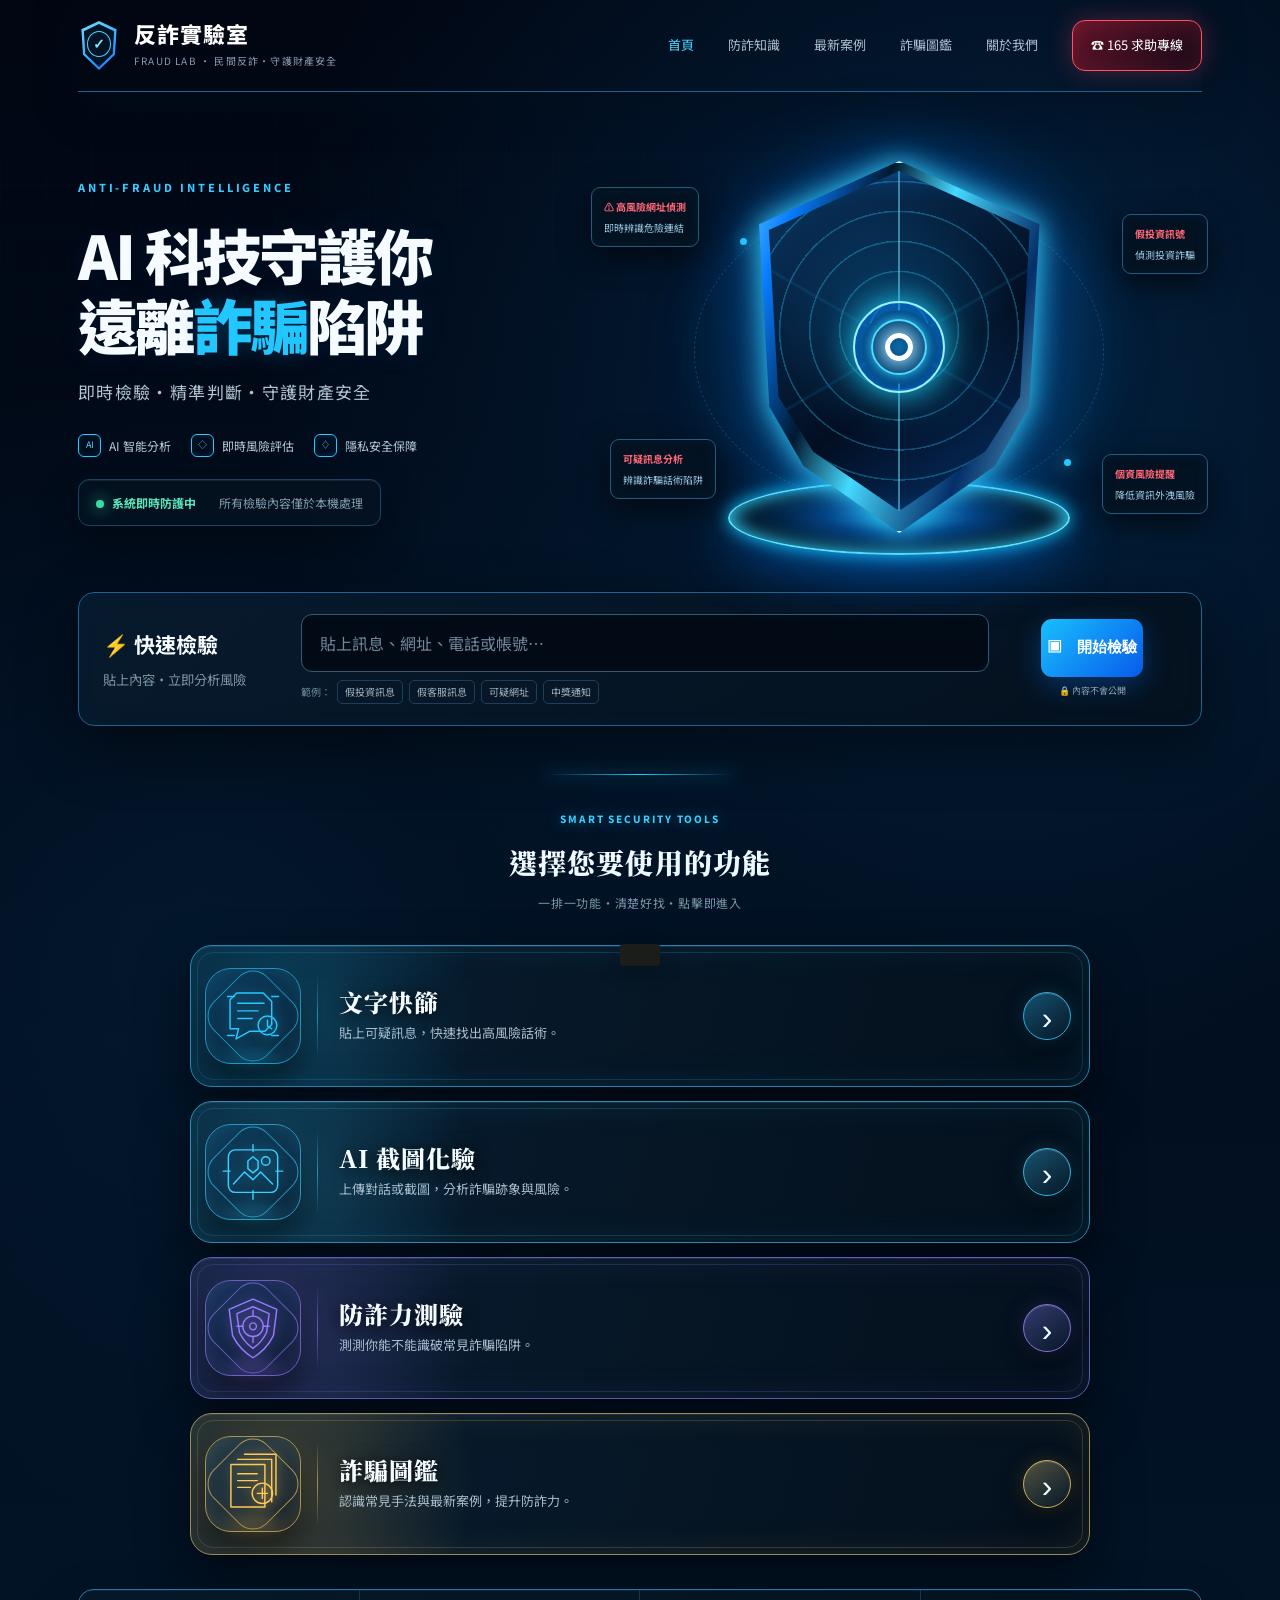
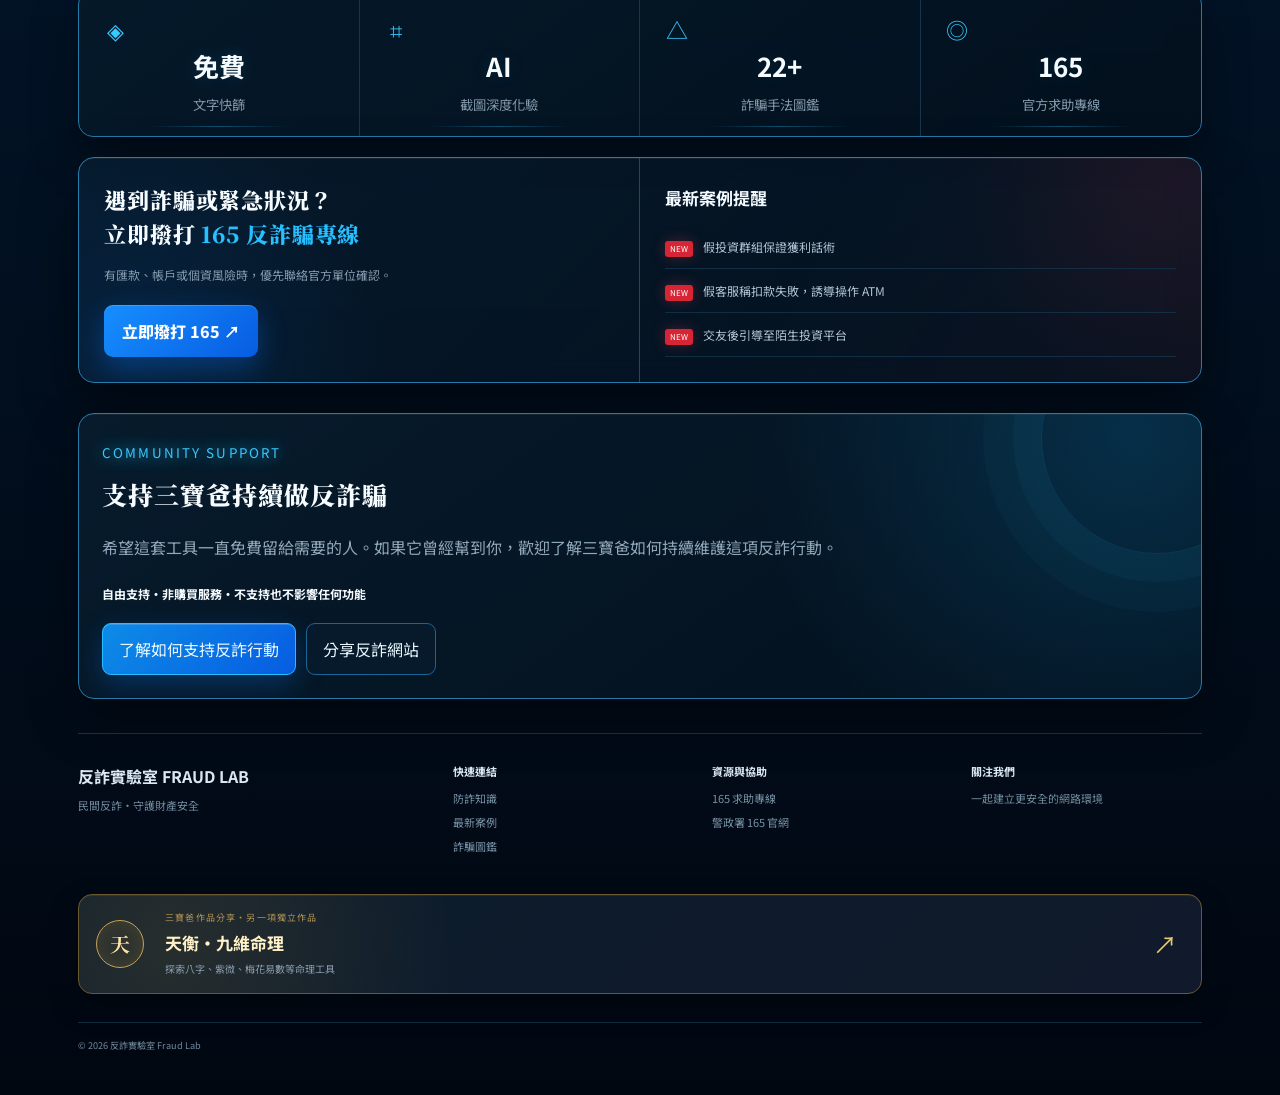
<file: index.html>
<!DOCTYPE html>
<html lang="zh-Hant-TW">
<head>
<meta charset="UTF-8">
<meta name="viewport" content="width=device-width,initial-scale=1,viewport-fit=cover">
<script>
// 盡可能在頁面其他程式執行前解除舊版 PWA Service Worker，避免舊快取控制首次載入。
(function(){
  try {
    if ("serviceWorker" in navigator) {
      navigator.serviceWorker.getRegistrations().then(function(regs){
        regs.forEach(function(reg){ reg.unregister().catch(function(){}); });
      }).catch(function(){});
    }
    if ("caches" in window) {
      caches.keys().then(function(keys){
        return Promise.all(keys.filter(function(k){ return k.indexOf("fraud-lab-")===0; }).map(function(k){ return caches.delete(k); }));
      }).catch(function(){});
    }
  } catch (_) {}
})();
</script>
<title>反詐實驗室 FRAUD LAB｜AI 科技守護你</title>
<meta name="description" content="貼上訊息免費快篩，或用 AI 讀截圖深度化驗。附防詐測驗、22 種詐騙手法圖鑑、165 求助流程。">
<meta name="theme-color" content="#020b17">
<meta name="color-scheme" content="dark">
<meta property="og:image" content="./fraud-lab-share.svg?v=4">
<meta property="og:title" content="反詐實驗室 FRAUD LAB｜AI 科技守護你">
<meta property="og:description" content="免費快篩可疑訊息，AI 還能直接讀你的對話截圖。測測你的防詐力幾分。">
<meta property="og:type" content="website">
<link rel="apple-touch-icon" href="data:image/svg+xml,%3Csvg xmlns='http://www.w3.org/2000/svg' viewBox='0 0 180 180'%3E%3Crect width='180' height='180' fill='%23ECEAE1'/%3E%3Ccircle cx='90' cy='90' r='62' fill='none' stroke='%23C8102E' stroke-width='9'/%3E%3Ctext x='90' y='118' font-size='72' font-family='serif' font-weight='bold' fill='%23C8102E' text-anchor='middle'%3E驗%3C/text%3E%3C/svg%3E">
<link rel="preconnect" href="https://fonts.googleapis.com">
<link rel="preconnect" href="https://fonts.gstatic.com" crossorigin>
<link href="https://fonts.googleapis.com/css2?family=Noto+Serif+TC:wght@600;900&family=Noto+Sans+TC:wght@400;500;700&family=Roboto+Mono:wght@400;500;700&display=swap" rel="stylesheet">
<link rel="stylesheet" href="./master-v3.css?v=20">
<style>
:root{--paper:#ECEAE1;--paper-2:#F5F3EC;--ink:#1B1D1A;--ink-soft:#5A5C55;--stamp:#C8102E;--official:#1F4E79;--mark:#F2C230;--rule:#B9B5A6;--rule-soft:#D8D4C7;--pass:#2E6B4F}
*{box-sizing:border-box;-webkit-tap-highlight-color:transparent}
html,body{margin:0;padding:0}
body{background:var(--paper);background-image:linear-gradient(var(--rule-soft) 1px,transparent 1px),linear-gradient(90deg,var(--rule-soft) 1px,transparent 1px);background-size:100% 28px,28px 100%;background-attachment:fixed;color:var(--ink);font-family:"Noto Sans TC",system-ui,sans-serif;font-size:16px;line-height:1.75;padding-bottom:env(safe-area-inset-bottom)}
.wrap{max-width:680px;margin:0 auto;padding:0 14px 72px}
h1,h2,h3{font-family:"Noto Serif TC",serif;font-weight:900;letter-spacing:.04em;margin:0}
.mono{font-family:"Roboto Mono",monospace}
.masthead{border:2px solid var(--ink);border-bottom-width:5px;background:var(--paper-2);margin-top:14px;padding:16px 16px 12px;position:relative;overflow:hidden}
.masthead::after{content:"";position:absolute;right:-30px;top:-30px;width:120px;height:120px;border:1px solid var(--rule);border-radius:50%}
.corner{position:absolute;width:12px;height:12px;border:1px solid var(--rule)}
.c1{left:5px;top:5px;border-right:0;border-bottom:0}
.c2{right:5px;bottom:5px;border-left:0;border-top:0}
.eyebrow{font-size:11px;letter-spacing:.34em;color:var(--official);font-weight:700}
.masthead h1{font-size:clamp(30px,9vw,42px);line-height:1.1;margin:4px 0 6px}
.masthead h1 .sub{display:block;font-size:13px;letter-spacing:.2em;font-weight:600;color:var(--ink-soft);font-family:"Noto Sans TC",sans-serif}
.formline{display:flex;flex-wrap:wrap;gap:4px 16px;font-size:11px;color:var(--ink-soft);border-top:1px dashed var(--rule);padding-top:8px;margin-top:10px}
.tabs{display:flex;gap:3px;margin:0;padding:10px 0 0;list-style:none;position:sticky;top:0;z-index:30;background:linear-gradient(var(--paper) 72%,transparent)}
.tab{flex:1;text-align:center;border:2px solid var(--ink);border-bottom:0;background:#DFDCD1;color:var(--ink-soft);padding:9px 2px 8px;font-size:13px;font-weight:700;cursor:pointer;border-radius:7px 7px 0 0;font-family:"Noto Sans TC",sans-serif}
.tab .tnum{display:block;font-family:"Roboto Mono",monospace;font-size:9px;letter-spacing:.1em;opacity:.65}
.tab[aria-selected="true"]{background:var(--paper-2);color:var(--ink);box-shadow:inset 0 4px 0 var(--stamp)}
.panel{border:2px solid var(--ink);background:var(--paper-2);padding:18px 15px 22px}
.panel[hidden],[hidden]{display:none}
.field-label{font-size:12px;font-weight:700;letter-spacing:.16em;color:var(--official);display:block;margin-bottom:6px}
textarea,input[type=text]{width:100%;border:1.5px solid var(--ink);background:#fff;color:var(--ink);font-family:"Noto Sans TC",sans-serif;font-size:16px;padding:11px 12px;border-radius:2px;line-height:1.7;resize:vertical}
textarea:focus,input:focus{outline:3px solid var(--mark);outline-offset:1px}
.btn{display:inline-flex;align-items:center;justify-content:center;gap:7px;border:2px solid var(--ink);background:var(--ink);color:var(--paper);font-family:"Noto Sans TC",sans-serif;font-weight:700;font-size:16px;padding:13px 18px;border-radius:3px;cursor:pointer;width:100%;box-shadow:3px 3px 0 var(--rule);transition:transform .08s,box-shadow .08s}
.btn:active{transform:translate(3px,3px);box-shadow:0 0 0 var(--rule)}
.btn:disabled{opacity:.5;cursor:progress}
.btn.ghost{background:transparent;color:var(--ink)}
.btn.stamp{background:var(--stamp);border-color:var(--stamp);color:#fff}
.btn.line{background:var(--mark);border-color:var(--ink);color:var(--ink);text-decoration:none}
.btn.sm{font-size:14px;padding:10px 14px}
.row{display:flex;gap:9px;margin-top:11px}
.row .btn{width:auto;flex:1}
.hint{font-size:13px;color:var(--ink-soft);line-height:1.65}
.divider{border:0;border-top:1px dashed var(--rule);margin:20px 0}
/* 模式切換 */
.modes{display:flex;gap:0;border:2px solid var(--ink);margin-bottom:18px;background:#DFDCD1}
.modes button{flex:1;border:0;background:none;font-family:inherit;font-size:14px;font-weight:700;color:var(--ink-soft);padding:11px 4px;cursor:pointer;line-height:1.3}
.modes button span{display:block;font-size:10px;font-family:"Roboto Mono",monospace;letter-spacing:.08em;opacity:.8;font-weight:400}
.modes button.on{background:var(--ink);color:var(--paper)}
.modes button+button{border-left:2px solid var(--ink)}
/* 兌換碼 */
.gate-note{border:1.5px solid var(--official);background:#fff;padding:14px;margin-bottom:16px}
.gate-note h3{font-size:18px;margin-bottom:6px}
.gate-note p{margin:0;font-size:15px}
#codeIn{font-family:"Roboto Mono",monospace;font-size:20px;letter-spacing:.12em;text-align:center;font-weight:700}
.quota{display:flex;align-items:center;gap:9px;border:1.5px solid var(--ink);background:#fff;padding:9px 11px;margin-bottom:16px;font-size:13px;flex-wrap:wrap}
.quota .qc{font-family:"Roboto Mono",monospace;font-weight:700}
.quota .qn{margin-left:auto;font-family:"Roboto Mono",monospace;font-weight:700;font-size:17px;color:var(--stamp)}
.quota button{border:0;background:none;color:var(--official);font-size:12px;text-decoration:underline;cursor:pointer;font-family:inherit;padding:0}
/* 上傳 */
.drop{display:block;border:2.5px dashed var(--official);background:#fff;padding:26px 16px;text-align:center;cursor:pointer;border-radius:4px}
.drop:active{background:#F0F5FA}
.drop .ic{font-size:38px;line-height:1}
.drop .t1{font-family:"Noto Serif TC",serif;font-weight:900;font-size:20px;margin-top:6px}
.drop .t2{font-size:13px;color:var(--ink-soft);margin-top:3px}
.drop input{display:none}
.preview{border:2px solid var(--ink);background:#fff;padding:10px;display:flex;gap:11px;align-items:center}
.preview img{width:76px;height:76px;object-fit:cover;border:1px solid var(--rule);flex:none}
.preview .pi{flex:1;min-width:0;font-size:13px;color:var(--ink-soft)}
.preview .pi b{display:block;color:var(--ink);font-size:15px}
.preview button{border:1.5px solid var(--stamp);background:none;color:var(--stamp);font-family:inherit;font-size:13px;font-weight:700;padding:6px 11px;cursor:pointer;border-radius:2px;flex:none}
.orbar{display:flex;align-items:center;gap:11px;margin:16px 0;color:var(--ink-soft);font-size:12px;letter-spacing:.2em}
.orbar::before,.orbar::after{content:"";flex:1;border-top:1px dashed var(--rule)}
/* 報告 */
.report{border:2px solid var(--ink);background:#fff;margin-top:20px;position:relative;overflow:hidden;animation:slideIn .35s ease-out}
@keyframes slideIn{from{opacity:0;transform:translateY(14px)}to{opacity:1;transform:none}}
.report-head{border-bottom:2px solid var(--ink);padding:11px 14px;display:flex;justify-content:space-between;align-items:baseline;gap:10px;background:var(--paper-2)}
.report-head b{font-family:"Noto Serif TC",serif;font-size:17px;letter-spacing:.1em}
.report-body{padding:16px 14px 18px;position:relative}
.seal{position:absolute;right:8px;top:2px;width:132px;height:132px;pointer-events:none;border:5px double var(--stamp);border-radius:50%;display:flex;flex-direction:column;align-items:center;justify-content:center;color:var(--stamp);transform:rotate(-14deg);opacity:.9;animation:slam .45s cubic-bezier(.2,1.5,.5,1) both}
@keyframes slam{from{transform:rotate(-40deg) scale(2.6);opacity:0}to{transform:rotate(-14deg) scale(1);opacity:.9}}
.seal .sv{font-family:"Noto Serif TC",serif;font-weight:900;font-size:30px;line-height:1.1;letter-spacing:.05em}
.seal .ss{font-family:"Roboto Mono",monospace;font-size:9px;letter-spacing:.18em;margin-top:3px}
.seal.lv-safe{border-color:var(--pass);color:var(--pass)}
.seal.lv-warn{border-color:#B8730E;color:#B8730E}
.meter{margin:2px 0 18px;max-width:64%}
.meter .mnum{font-family:"Roboto Mono",monospace;font-size:44px;font-weight:700;line-height:1}
.meter .mnum span{font-size:15px;color:var(--ink-soft)}
.bar{height:12px;border:1.5px solid var(--ink);background:repeating-linear-gradient(90deg,var(--rule-soft) 0 1px,transparent 1px 12px);margin-top:7px}
.bar i{display:block;height:100%;background:var(--stamp);transition:width .6s ease-out}
.sect{margin-top:18px}
.sect h4{font-size:12px;letter-spacing:.18em;color:var(--official);margin:0 0 8px;font-family:"Noto Sans TC",sans-serif;font-weight:700;border-bottom:1px solid var(--rule-soft);padding-bottom:4px}
.flags{list-style:none;margin:0;padding:0}
.flags li{position:relative;padding-left:26px;margin-bottom:9px;font-size:15px}
.flags li::before{content:"✕";position:absolute;left:4px;top:0;color:var(--stamp);font-weight:700}
.steps{list-style:none;margin:0;padding:0;counter-reset:s}
.steps li{counter-increment:s;position:relative;padding-left:30px;margin-bottom:9px;font-size:15px}
.steps li::before{content:counter(s);position:absolute;left:0;top:2px;width:20px;height:20px;border:1.5px solid var(--official);color:var(--official);font-family:"Roboto Mono",monospace;font-size:11px;font-weight:700;display:flex;align-items:center;justify-content:center;border-radius:50%}
.quote{border-left:4px solid var(--mark);background:#FDFBF2;padding:10px 12px;font-size:15px;margin:0}
.readout{border:1px dashed var(--official);background:#F6F9FC;padding:9px 11px;font-size:14px;color:var(--official);margin:0}
.upsell{border:1.5px dashed var(--official);background:#F6F9FC;padding:12px;margin-top:16px;font-size:14px}
/* 測驗 */
.qcard{border:2px solid var(--ink);background:#fff;padding:16px 14px;margin-top:16px}
.qmeta{display:flex;justify-content:space-between;font-family:"Roboto Mono",monospace;font-size:12px;color:var(--ink-soft);margin-bottom:10px}
.qtext{font-size:17px;line-height:1.8;margin:0 0 4px;font-weight:500}
.qsrc{font-size:12px;color:var(--ink-soft);margin:0 0 14px}
.choices{display:flex;gap:9px}
.choices .btn{flex:1}
.verdict{margin-top:16px;border-top:2px solid var(--ink);padding-top:14px;animation:slideIn .25s ease-out}
.vhead{font-family:"Noto Serif TC",serif;font-weight:900;font-size:20px;margin-bottom:6px}
.vhead.ok{color:var(--pass)}.vhead.no{color:var(--stamp)}
.progress{height:7px;border:1.5px solid var(--ink);margin-top:12px}
.progress i{display:block;height:100%;background:var(--official)}
.score-sheet{text-align:center;border:2px solid var(--ink);background:#fff;padding:26px 16px;margin-top:16px}
.score-sheet .big{font-family:"Roboto Mono",monospace;font-size:66px;font-weight:700;line-height:1;color:var(--stamp)}
.score-sheet .title{font-family:"Noto Serif TC",serif;font-size:27px;font-weight:900;margin:12px 0 6px}
/* 圖鑑 */
.dex-item{border:1.5px solid var(--ink);background:#fff;margin-bottom:9px}
.dex-btn{width:100%;text-align:left;background:none;border:0;padding:13px 14px;font-family:"Noto Sans TC",sans-serif;font-size:16px;font-weight:700;color:var(--ink);cursor:pointer;display:flex;align-items:center;gap:11px}
.dex-btn .no{font-family:"Roboto Mono",monospace;font-size:12px;color:var(--stamp);border:1.5px solid var(--stamp);padding:1px 5px;flex:none}
.dex-btn .ar{margin-left:auto;color:var(--ink-soft);transition:transform .2s;flex:none}
.dex-item.open .ar{transform:rotate(90deg)}
.dex-body{padding:0 14px 15px;border-top:1px dashed var(--rule)}
.dex-body h5{font-size:12px;letter-spacing:.16em;color:var(--official);margin:14px 0 6px;font-family:"Noto Sans TC",sans-serif}
.dex-body p{margin:0;font-size:15px}
.stat{font-family:"Roboto Mono",monospace;font-size:12px;background:#FDF3F5;border-left:3px solid var(--stamp);padding:7px 10px;margin-top:12px;color:var(--ink-soft);line-height:1.6}
.tagrow{display:flex;flex-wrap:wrap;gap:5px;margin-top:12px}
.tag{font-size:11px;border:1px solid var(--rule);padding:2px 7px;color:var(--ink-soft);font-family:"Roboto Mono",monospace}
/* 求助 */
.sos{display:block;border:2px solid var(--stamp);background:var(--stamp);color:#fff;text-decoration:none;text-align:center;padding:18px;border-radius:3px;box-shadow:4px 4px 0 var(--ink)}
.sos .n{font-family:"Roboto Mono",monospace;font-size:46px;font-weight:700;line-height:1;letter-spacing:.06em}
.sos .l{font-size:14px;font-weight:700;letter-spacing:.1em}
.linklist{list-style:none;padding:0;margin:0}
.linklist a{display:flex;justify-content:space-between;gap:10px;align-items:center;border-bottom:1px dashed var(--rule);padding:12px 2px;text-decoration:none;color:var(--ink);font-size:15px;font-weight:500}
.linklist a small{color:var(--ink-soft);font-size:12px;font-weight:400;text-align:right;flex:none;max-width:44%}
.urlres{border:1.5px solid var(--ink);background:#fff;padding:12px 13px;margin-top:12px;font-size:15px;animation:slideIn .25s}
.urlres .lv{font-family:"Noto Serif TC",serif;font-weight:900;font-size:19px;margin-bottom:5px}
.foot{margin-top:26px;border:2px solid var(--ink);background:var(--ink);color:var(--paper);padding:18px 16px;text-align:center}
.foot a.line{display:block;background:var(--mark);color:var(--ink);text-decoration:none;font-weight:700;padding:13px;margin-top:12px;border-radius:3px;font-size:16px}
.foot .small{font-size:12px;color:#9C9E96;margin-top:12px;line-height:1.7}
#toast{position:fixed;left:50%;bottom:24px;transform:translate(-50%,90px);background:var(--ink);color:var(--paper);padding:11px 20px;border-radius:3px;font-size:14px;font-weight:500;z-index:99;transition:transform .28s;max-width:88vw;text-align:center;box-shadow:0 6px 20px rgba(0,0,0,.25)}
#toast.on{transform:translate(-50%,0)}
.loading{text-align:center;padding:28px 0;font-family:"Roboto Mono",monospace;font-size:13px;color:var(--ink-soft);letter-spacing:.1em}
.loading b{display:inline-block;animation:blink 1s steps(2) infinite}
@keyframes blink{50%{opacity:0}}
@media (prefers-reduced-motion:reduce){*{animation:none!important;transition:none!important}}
</style>
</head>
<body class="master-v3">
<div class="wrap">

  <header class="masthead">
    <i class="corner c1"></i><i class="corner c2"></i>
    <div class="eyebrow">FRAUD LAB ／ 民間自主檢驗</div>
    <h1>詐騙檢驗所<span class="sub">貼上訊息，馬上化驗</span></h1>
    <div class="formline mono">
      <span>受理單位：三寶爸防詐工具箱</span>
      <span id="docNo">單號 —</span>
      <span id="docDate">日期 —</span>
    </div>
  </header>

  <ul class="tabs" role="tablist">
    <li class="tab" role="tab" tabindex="0" aria-selected="true" data-p="p1"><span class="tnum">01</span>化驗</li>
    <li class="tab" role="tab" tabindex="0" aria-selected="false" data-p="p2"><span class="tnum">02</span>測驗</li>
    <li class="tab" role="tab" tabindex="0" aria-selected="false" data-p="p3"><span class="tnum">03</span>圖鑑</li>
    <li class="tab" role="tab" tabindex="0" aria-selected="false" data-p="p4"><span class="tnum">04</span>求助</li>
  </ul>

  <!-- ══ 01 化驗 ══ -->
  <section class="panel" id="p1" role="tabpanel">
    <div class="modes">
      <button id="mbQuick" class="on">快速自檢<span>免費 ‧ 不限次</span></button>
      <button id="mbAI">AI 深度化驗<span>可讀截圖 ‧ 需碼</span></button>
    </div>

    <!-- 快速自檢 -->
    <div id="mQuick">
      <label class="field-label" for="qText">檢體：可疑訊息全文</label>
      <textarea id="qText" rows="7" placeholder="把整段簡訊、LINE 對話、廣告文案貼進來。連結、電話、金額都一起貼，判斷會更準。"></textarea>
      <button class="btn stamp" id="qBtn" style="margin-top:14px">開始快篩</button>
      <p class="hint" style="margin-top:10px">快篩在你的手機上跑，訊息不會傳出去，也不用兌換碼。它比對的是 165 統計出的詐騙話術特徵，看關鍵字、不懂前後文，所以會有誤判 — 當成第一道警鈴用。</p>
      <div id="qOut"></div>
    </div>

    <!-- AI 化驗 -->
    <div id="mAI" hidden>
      <div id="gate">
        <div class="gate-note">
          <h3>AI 化驗需要兌換碼</h3>
          <p>AI 能直接讀截圖、看懂前後文，但每化驗一次都會用到付費額度，所以採兌換碼制。跟三寶爸要一組就能用。</p>
        </div>
        <label class="field-label" for="codeIn">輸入兌換碼</label>
        <input type="text" id="codeIn" placeholder="FL-XXXX-XXXX" autocomplete="off" autocapitalize="characters" spellcheck="false" maxlength="12">
        <button class="btn stamp" id="codeBtn" style="margin-top:12px">啟用兌換碼</button>
        <a class="btn line" href="https://lin.ee/YewRM1L" target="_blank" rel="noopener" style="margin-top:9px">跟三寶爸要一組兌換碼</a>
        <p class="hint" style="margin-top:14px">沒有碼也能用 — 左邊的<b>快速自檢</b>，以及<b>測驗</b>、<b>圖鑑</b>、<b>求助</b>三個分頁，全部免費。</p>
      </div>

      <div id="lab" hidden>
        <div class="quota">
          <span class="qc" id="qCode">—</span>
          <button id="changeCode">換一組碼</button>
          <span class="qn" id="qLeft">—</span>
        </div>
        <label class="field-label">主要檢體：對話截圖</label>
        <label class="drop" id="dropZone">
          <div class="ic">🖼️</div>
          <div class="t1">點這裡上傳截圖</div>
          <div class="t2">LINE 對話、簡訊、廣告畫面都可以。AI 會直接讀圖判讀。</div>
          <input type="file" id="shot" accept="image/*">
        </label>
        <div id="preview"></div>
        <div class="orbar">或／並且</div>
        <label class="field-label" for="sample">補充檢體：訊息文字（選填）</label>
        <textarea id="sample" rows="5" placeholder="也可以直接把整段文字貼進來。"></textarea>
        <button class="btn stamp" id="runBtn" style="margin-top:16px">送出化驗（扣 1 次）</button>
        <p class="hint" style="margin-top:10px">結果僅供參考，不是法律或金融建議。金額大、有壓迫感的狀況，一律先打 165。</p>
        <div id="out"></div>
      </div>
    </div>
  </section>

  <!-- ══ 02 測驗 ══ -->
  <section class="panel" id="p2" role="tabpanel" hidden>
    <h2 style="font-size:23px">你的防詐力幾分？</h2>
    <p class="hint" style="margin:8px 0 0">十個真實情境，判斷是詐騙還是正常。免費，不用兌換碼。做完會給你一個稱號，歡迎截圖分享。</p>
    <div id="quiz"></div>
  </section>

  <!-- ══ 03 圖鑑 ══ -->
  <section class="panel" id="p3" role="tabpanel" hidden>
    <h2 style="font-size:23px">詐騙手法圖鑑</h2>
    <p class="hint" style="margin:8px 0 12px">依 165 打詐儀表板分類整理的 22 種。點開看話術、破綻和標準應對。</p>
    <input type="text" id="dexSearch" placeholder="搜尋手法，例如：投資、包裹、客服、QR">
    <div id="dex" style="margin-top:14px"></div>
  </section>

  <!-- ══ 04 求助 ══ -->
  <section class="panel" id="p4" role="tabpanel" hidden>
    <a class="sos" href="tel:165"><span class="n">165</span><br><span class="l">反詐騙諮詢專線 ‧ 點這裡直接撥</span></a>
    <div class="sect">
      <h4>已經匯出去了？黃金三步驟</h4>
      <ol class="steps">
        <li><b>立刻打 165</b>，同時打你的銀行客服申請「圈存／款項攔阻」。越快越有機會攔下。</li>
        <li><b>備份所有證據</b>：對話全文、匯款單、對方帳號、網址、通聯紀錄，全部截圖。</li>
        <li><b>到任一警察局報案</b>（不必回戶籍地），拿到受理案件證明單，後續才好走民事求償。</li>
      </ol>
      <p class="hint" style="margin-top:10px">被騙不丟臉，越早講越有救。拖一天，錢就被車手層層轉走。</p>
    </div>
    <hr class="divider">
    <div class="sect">
      <h4>可疑網址快篩（免費）</h4>
      <input type="text" id="urlIn" placeholder="貼上網址，例如 https://tw-post.xyz/re">
      <div class="row"><button class="btn sm" id="urlBtn">快篩這個網址</button></div>
      <div id="urlOut"></div>
    </div>
    <hr class="divider">
    <div class="sect">
      <h4>官方查證管道</h4>
      <ul class="linklist">
        <li><a href="https://165dashboard.tw/" target="_blank" rel="noopener">165 打詐儀表板<small>即時統計、最新案例</small></a></li>
        <li><a href="https://165.npa.gov.tw/" target="_blank" rel="noopener">165 全民防騙網<small>手法解析、假投資名單</small></a></li>
        <li><a href="https://transparencyreport.google.com/safe-browsing/search" target="_blank" rel="noopener">Google 安全瀏覽查詢<small>查網址是否已被標記</small></a></li>
        <li><a href="https://www.virustotal.com/gui/home/url" target="_blank" rel="noopener">VirusTotal<small>多引擎掃描網址</small></a></li>
        <li><a href="https://www.whoscall.com/zh-TW" target="_blank" rel="noopener">Whoscall<small>查陌生來電號碼</small></a></li>
        <li><a href="https://www.fsc.gov.tw/" target="_blank" rel="noopener">金管會<small>查投資平台是否合法</small></a></li>
      </ul>
    </div>
  </section>

  <footer class="foot">
    <div style="font-family:'Noto Serif TC',serif;font-weight:900;font-size:19px">多問一句，少賠一年</div>
    <p class="hint" style="color:#C9CBC3;margin:8px 0 0;font-size:14px">覺得有用，轉給家裡最容易被騙的那一位。</p>
    <a class="line" href="https://lin.ee/YewRM1L" target="_blank" rel="noopener">加入三寶爸 LINE ‧ 領兌換碼、收詐騙警報</a>
    <div class="small">本工具由三寶爸自製，判定僅供參考，無法取代 165 與警方。<br>快篩在你手機上進行；AI 化驗的內容只用於當次分析，不會儲存。<br>手法分類與案件數據參考內政部警政署 165 打詐儀表板。</div>
  </footer>
</div>

<div id="toast" role="status" aria-live="polite"></div>

<script>
/* ═══ 把這行換成你的 Cloudflare Worker 網址（不要結尾斜線）═══ */
const API = "https://broken-flower-f4b2.jacky9518.workers.dev";

const $ = s => document.querySelector(s);
const esc = s => String(s == null ? "" : s).replace(/[&<>"]/g, c => ({ "&": "&amp;", "<": "&lt;", ">": "&gt;", '"': "&quot;" }[c]));
const store = { get(k){try{return localStorage.getItem(k)}catch{return null}}, set(k,v){try{localStorage.setItem(k,v)}catch{}}, del(k){try{localStorage.removeItem(k)}catch{}} };
let toastTimer;
function toast(msg){const t=$("#toast");t.textContent=msg;t.classList.add("on");clearTimeout(toastTimer);toastTimer=setTimeout(()=>t.classList.remove("on"),2800)}
function copy(text){const done=()=>toast("已複製，可以貼去分享了");if(navigator.clipboard)navigator.clipboard.writeText(text).then(done,()=>fb(text,done));else fb(text,done)}
function fb(text,done){const ta=document.createElement("textarea");ta.value=text;ta.style.position="fixed";ta.style.opacity="0";document.body.appendChild(ta);ta.select();try{document.execCommand("copy");done()}catch{toast("複製失敗，請長按文字手動複製")}document.body.removeChild(ta)}
async function post(path, body){
  const res = await fetch(API+path,{method:"POST",headers:{"Content-Type":"application/json"},body:JSON.stringify(body)});
  let d={}; try{d=await res.json()}catch{}
  if(!res.ok) throw new Error(d.error || `伺服器忙線中（${res.status}），請稍後再試。`);
  return d;
}
const metricStore={get:k=>{try{return localStorage.getItem(k)}catch{return null}},set:(k,v)=>{try{localStorage.setItem(k,v)}catch{}}};
function anonymousVisitor(){
  let id=metricStore.get("fl_visitor_id");
  if(!id){id=crypto.randomUUID?crypto.randomUUID():Date.now().toString(36)+"-"+Math.random().toString(36).slice(2);metricStore.set("fl_visitor_id",id)}
  return id;
}
function track(event,extra={}){
  const payload={event,visitorId:anonymousVisitor(),page:location.pathname,...extra};
  fetch(API+"/track",{method:"POST",headers:{"Content-Type":"application/json"},body:JSON.stringify(payload),keepalive:true}).catch(()=>{});
}
window.addEventListener("load",()=>track("page_view"),{once:true});
document.addEventListener("click",event=>{
  const target=event.target.closest("button,a,[data-tab]");
  if(!target)return;
  if(target.id==="qBtn")track("quick_check");
  else if(target.id==="codeBtn")track("code_verify");
  else if(target.id==="mv3Share")track("share");
  else if(target.id==="mv3SupportOpen")track("support_open");
  else if(target.closest(".mv3-card"))track("tool_open");
});
(function(){const d=new Date(),p=n=>String(n).padStart(2,"0");
  $("#docDate").textContent=`日期 ${d.getFullYear()}-${p(d.getMonth()+1)}-${p(d.getDate())}`;
  $("#docNo").textContent="單號 FL-"+Math.random().toString(36).slice(2,7).toUpperCase();})();

document.querySelectorAll(".tab").forEach(tab=>{
  const go=()=>{
    document.querySelectorAll(".tab").forEach(t=>t.setAttribute("aria-selected",String(t===tab)));
    document.querySelectorAll(".panel").forEach(p=>{p.hidden = p.id!==tab.dataset.p});
    if(tab.dataset.p==="p2" && !$("#quiz").dataset.started) startQuiz();
    window.scrollTo({top:0,behavior:"smooth"});
  };
  tab.addEventListener("click",go);
  tab.addEventListener("keydown",e=>{if(e.key==="Enter"||e.key===" "){e.preventDefault();go()}});
});

/* ═══════════ 模式切換 ═══════════ */
$("#mbQuick").addEventListener("click",()=>{
  $("#mbQuick").classList.add("on");$("#mbAI").classList.remove("on");
  $("#mQuick").hidden=false;$("#mAI").hidden=true;
});
$("#mbAI").addEventListener("click",()=>{
  $("#mbAI").classList.add("on");$("#mbQuick").classList.remove("on");
  $("#mAI").hidden=false;$("#mQuick").hidden=true;
});

/* ═══════════════════════════════════════════════════════
   快速自檢引擎（純前端，不用 API）
   規則依 165 打詐儀表板 22 類手法整理
   ═══════════════════════════════════════════════════════ */
const RULES = [
/* 假客服解除分期 */
{t:"假客服解除分期",w:36,re:/解除分期|誤設.{0,6}分期|分期付款.{0,8}(錯誤|設定|問題)|重複扣款|扣款異常|系統設定錯誤/,f:"出現「解除分期／重複扣款」這類說法。ATM 和網銀都沒有「解除分期」的功能。"},
{t:"假客服解除分期",w:28,re:/ATM|提款機|自動櫃員機|無卡提款/,f:"要你到 ATM 操作。ATM 只能轉帳、提款，任何「到 ATM 解除設定」都是在幫對方轉錢出去。"},
{t:"假客服解除分期",w:20,re:/未開通.{0,6}金流|實名(制)?認證|帳戶(驗證|授權)|升級.{0,4}(VIP|會員)|金流未開通/,f:"用「認證／開通／驗證」包裝的操作要求，是假客服的固定劇本。"},
{t:"假客服解除分期",w:16,re:/(轉接|為您接通).{0,10}(銀行|專員|客服|行員)/,f:"聲稱要幫你「轉接銀行專員」。轉接是他們自己演的，那頭還是同一夥人。"},
/* 假檢警／假公權力 */
{t:"假冒公務機關",w:40,re:/監管帳戶|帳戶.{0,4}涉(案|及洗錢)|涉嫌洗錢|清白證明|資金清查/,f:"提到「監管帳戶／帳戶涉案」。台灣沒有監管帳戶制度，這是假檢警的招牌話術。"},
{t:"假冒公務機關",w:32,re:/檢察官|地檢署|地方法院|刑事局|偵查不公開|拘票|通緝|傳票|公證金|保證金.{0,6}(檢|警|法院)/,f:"自稱司法或警察機關。真檢警不會用電話、LINE、視訊辦案或製作筆錄。"},
{t:"假冒公務機關",w:26,re:/(證件|身分證|健保卡|個資).{0,6}(遭|被)?冒用|冒領|冒名申請/,f:"用「證件遭冒用」開場，接著就會說你的帳戶有問題 — 這是固定的第一步。"},
{t:"假冒公務機關",w:24,re:/(交付|上繳|代管|鑑定).{0,8}(黃金|存摺|提款卡|印章|現金|白銀)/,f:"要求交出黃金、存摺或提款卡「代管、鑑定」。沒有任何機關會這樣做。"},
{t:"假冒公務機關",w:22,re:/不(要|能|可)(告訴|讓).{0,6}(家人|親友|任何人|別人)|全程保密|不得對外|先別跟.{0,4}說/,f:"要求你保密、不能告訴家人。這是要切斷你查證的機會，是詐騙最明確的特徵。"},
/* 假投資／高報酬 */
{t:"假投資",w:38,re:/保證(獲利|賺|收益)|穩賺(不賠)?|穩定獲利|包賺|絕不(虧|賠)|低風險高(報酬|收益)|日賺|月賺.{0,6}[萬%]/,f:"出現「保證獲利／穩賺不賠」。合法投資不能也不會做這種承諾。"},
{t:"假投資",w:30,re:/老師(帶|報)?單|帶單|飆股|內線(消息)?|名額有限|操盤手|財經老師|投資群組|加入.{0,4}群組.{0,6}(投資|股)/,f:"「老師帶單／內線消息」是假投資群組的標準包裝，群裡曬單的多半是同一夥人。"},
{t:"假投資",w:34,re:/(出金|提領|領回|解凍).{0,12}(需要|必須|先|繳|付|保證金|稅金|手續費|認證費|解凍費|洗碼)/,f:"要你「先繳錢才能出金」。這是假平台的鐵律 — 合法平台的稅費是從款項裡扣。"},
{t:"假投資",w:20,re:/虛擬貨幣|加密貨幣|USDT|泰達幣|比特幣|幣圈|套利|挖礦/,f:"以虛擬貨幣收款。轉出去不可逆、難追查，是詐騙最愛的管道。"},
{t:"假投資",w:22,re:/下載.{0,10}(APP|app|應用|軟體)|安裝.{0,8}(APP|app)|非.{0,4}商店|APK/,f:"要你安裝非官方商店的 APP。裡面的獲利數字是寫死的假畫面。"},
/* 博弈彩券 */
{t:"博弈彩券報牌",w:34,re:/報牌|明牌|今彩|539|六合彩|大樂透.{0,6}(內線|保證)|控制號碼|開獎.{0,6}(內部|控制)|穩贏|平台漏洞|包牌.{0,4}保證/,f:"「報牌／控制號碼／平台漏洞」全是話術。彩券人員不可能事先知道開獎結果，地下報牌本身也違法。"},
{t:"博弈彩券報牌",w:18,re:/入會費|會員費|押金|加碼下注|補單|提高勝率/,f:"入會費、押金、補單 — 這是把人一步步推深的固定階梯。"},
/* 釣魚簡訊／假機構通知 */
{t:"釣魚簡訊",w:30,re:/包裹|物流|宅配|貨態|地址(不完整|有誤|需更新)|退件|派送失敗|黑貓|新竹貨運|中華郵政|7-?11.{0,4}取貨/,f:"用包裹、物流異常當理由。真的物流通知不會叫你點連結填個資或信用卡。"},
{t:"釣魚簡訊",w:30,re:/欠費|逾期|停電|停話|催繳|汽燃費|交通罰鍰|罰單|ETC|eTag|電子帳單.{0,6}(未繳|逾期)/,f:"用欠費、罰單製造緊張。官方繳費一律自己上官網或 APP 查，不要點簡訊連結。"},
{t:"釣魚簡訊",w:30,re:/退稅|綜合所得稅|所得稅.{0,6}(退|確認)|普發(現金)?|發放.{0,4}一萬|國稅局|財政部/,f:"拿退稅、普發現金當餌。政府不會用簡訊連結叫你登記領錢。"},
{t:"釣魚簡訊",w:32,re:/(登入|帳戶|交易).{0,4}異常|多裝置登入|異常(交易|登入)偵測|帳號.{0,4}(將被|即將).{0,4}(停用|凍結|鎖定)|安全驗證失敗/,f:"用「帳戶異常、即將凍結」逼你點連結。真銀行只會請你自己打開 APP 查看。"},
{t:"釣魚簡訊",w:20,re:/健保卡|健保署|勞保局|勞保.{0,6}(異常|冒用)|中華電信.{0,6}(帳單|欠費)|台電/,f:"冒用政府或大型機構名義。看到官方名稱先緊張，正是他們要的反應。"},
/* QR Code 與付款碼 */
{t:"QR Code與付款碼",w:40,re:/(付款碼|提款碼|收款碼|條碼|QR).{0,10}(傳|給我|拍|翻拍|截圖|提供|發過來)|把.{0,6}(QR|條碼).{0,6}(傳|給)/,f:"要你把付款碼、提款碼或 QR Code 拍給對方。這等於直接把錢交出去，幾分鐘內就會被領光。"},
{t:"QR Code與付款碼",w:24,re:/掃(描|一下).{0,6}(QR|條碼|這個碼)|掃碼(付款|繳費|領取)/,f:"要你掃來路不明的 QR Code。假繳費單、假貼紙上的碼會直接把款項導到詐騙帳戶。"},
{t:"QR Code與付款碼",w:34,re:/AnyDesk|TeamViewer|遠端(遙控|協助|控制|連線)|螢幕(分享|共享)|快速支援|向日葵/,f:"要你安裝遠端遙控軟體。裝了之後，對方能直接操作你的手機和網銀。"},
/* 驗證碼與帳號盜用 */
{t:"帳號盜用與驗證碼",w:42,re:/(驗證碼|認證碼|OTP|一次性密碼|簡訊碼).{0,12}(給|傳|告訴|提供|幫我收|念給)|幫我(收|報).{0,4}(驗證|認證)碼|輔助認證/,f:"索取驗證碼。驗證碼等於你的帳號鑰匙，任何理由都不能給 — 包含「朋友」開口。"},
{t:"帳號盜用與驗證碼",w:30,re:/(提款卡|金融卡|存摺|印章|網銀密碼|帳號密碼).{0,10}(提供|給|寄|交|借)/,f:"索取提款卡、存摺或密碼。交出去你的帳戶會變成詐騙金流，你會從被害人變成被告。"},
/* 假冒親友 */
{t:"假冒親友",w:34,re:/(換|新)(了)?(手機)?號碼|手機(壞|摔|遺失|不見)|猜猜我是誰|這是我的新|舊號碼.{0,4}不能用/,f:"「我換號碼了」是假冒親友的經典開場。務必用你手機裡的舊號碼打回去確認。"},
{t:"假冒親友",w:26,re:/(急需|周轉|借).{0,8}(錢|款|萬|現金)|臨時.{0,4}(用錢|調頭寸)|先幫我(墊|轉|匯)/,f:"急著借錢周轉。熟人開口借錢，先用原本的電話打回去確認一次。"},
/* 交友情感 */
{t:"交友情感養套殺",w:26,re:/(包裹|行李|禮物).{0,8}海關|海關.{0,8}(卡|扣|稅|費)|維和|聯合國|戰地|駐外(軍|醫)|軍官|外派工程師/,f:"「包裹卡在海關、我在戰地」是徵婚詐財的經典劇本，照片多半是盜用的。"},
{t:"交友情感養套殺",w:22,re:/(想|要)(來台灣)?(見|娶|嫁)你|一起(買房|存錢|財富自由)|結婚基金|我們的未來/,f:"很快談到未來、結婚、一起存錢 — 這是在把關係養到你不好意思拒絕。"},
{t:"色情應召詐財",w:32,re:/(加入|升級).{0,4}會員.{0,10}(約|見面|服務)|儲值金|解鎖.{0,6}(約見|資格)|經紀|網美.{0,6}(約|見)|保證金.{0,6}(見面|約)/,f:"要先儲值、加入會員才能約見面。錢進去之後只會不斷被要求「補足保證金」。"},
/* 網購／一頁式 */
{t:"網購交易陷阱",w:26,re:/貨到付款|超商取貨付款|限時.{0,4}(優惠|搶購|下殺)|只剩.{0,4}(件|名額)|清倉|工廠直營|破盤|下殺.{0,4}折/,f:"限時、破盤、只能貨到付款 — 一頁式廣告的三件套。收到的常是劣質品或空盒。"},
{t:"網購交易陷阱",w:22,re:/(私訊|加\s?LINE|加賴|加我好友).{0,8}(下單|報價|優惠|聊)|脫離平台|私下(匯款|交易).{0,6}(便宜|折)/,f:"引導你脫離平台私下交易。沒有平台保障，也沒有金流紀錄可追。"},
{t:"賣家陷阱與假買家",w:28,re:/賣貨便|蝦皮.{0,6}(客服|異常)|買家.{0,8}(無法|不能)(付款|下單)|帳號.{0,6}未(開通|認證).{0,6}(收款|金流)/,f:"買家說「你的賣場有問題、要先認證」— 這是專門騙賣家的劇本，下一步就是假銀行專員。"},
/* 貸款 */
{t:"貸款詐騙",w:32,re:/免(聯徵|抵押|保人)|快速撥款|當日撥款|信貸專員|貸款.{0,10}(手續費|代辦費|保證金|開辦費).{0,6}(先|預)|過件率/,f:"「免聯徵、先繳手續費才撥款」。合法機構的費用從撥款裡扣，不會叫你先匯一筆。"},
/* 假求職 */
{t:"假求職與人頭帳戶",w:34,re:/日領|日結.{0,6}[0-9]|輕鬆(賺|月入)|高薪.{0,6}(海外|柬埔寨|緬甸|杜拜)|無經驗.{0,8}月薪|包吃住.{0,6}(高薪|日領)/,f:"高薪、日領、輕鬆賺 — 這類條件後面通常接的是要你的提款卡或把你送出國。"},
/* 假中獎／公益 */
{t:"假中獎與免費領",w:32,re:/恭喜.{0,6}(中獎|抽中|獲得)|中獎.{0,6}(通知|領取)|免費(領|送|抽)|只(需|要).{0,6}(運費|工本費|手續費)/,f:"中獎卻要你先付運費或工本費。真正的中獎不會叫你先付錢。"},
{t:"公益募款詐騙",w:26,re:/(募款|捐款|愛心|義賣|急難救助).{0,10}(帳戶|匯|轉帳|連結)|指定捐款|善款/,f:"跟著社會事件出現的募款訊息。捐款前務必上該單位官網或官方粉專確認帳戶。"},
/* AI 深偽 */
{t:"AI深偽與換臉",w:24,re:/(名人|馬斯克|郭台銘|老師|董事長).{0,10}(推薦|代言|直播).{0,10}(投資|平台|群組)|AI.{0,4}(換臉|合成)|深偽|deepfake/i,f:"名人推薦投資的影片幾乎都是 AI 合成的。畫面看起來越真，越要查證。"},
/* 通用施壓 */
{t:"通用警訊",w:16,re:/24小時內|限[時你]?.{0,4}(內|前).{0,6}(處理|回覆|繳|辦理)|逾期(將|會).{0,6}(取消|退回|凍結|移送)|最後(通知|警告)|立即處理/,f:"製造急迫感，逼你在來不及思考的時間內動作。真正的正事不怕你慢慢查。"},
{t:"通用警訊",w:20,re:/匯(款|入|到)|轉帳|匯至|存入.{0,6}帳[戶號]|臨櫃|現金袋|面交(現金|款)/,f:"要求匯款、轉帳或面交現金。這是所有詐騙的共同終點。"},
{t:"通用警訊",w:14,re:/加\s?LINE|加賴|加入好友|私訊我|點(擊|選|我)|回[覆傳]\s?1/,f:"引導你加 LINE、點連結，脫離原本的官方管道。"}
];

const SHORTS = /(bit\.ly|reurl\.cc|lihi[0-9]?\.(cc|io|cc)|pse\.is|tinyurl\.com|cutt\.ly|is\.gd|t\.ly|goo\.su|myppt\.cc)/i;
const BADTLD = /https?:\/\/[^\s]*\.(xyz|top|cc|icu|buzz|click|vip|work|rest|cyou|shop|online|site|live)\b/i;
const HASURL = /(https?:\/\/|www\.|[a-z0-9-]+\.(com|net|org|tw|co|me|info|app)\b)/i;
const FAKEGOV = /https?:\/\/[^\s]*(post|gov|nhi|etag|etc|tax|police|165)[^\s]*/i;
const ACCOUNT = /\b\d{10,16}\b/;

function localScan(raw){
  const text = String(raw||"");
  let score = 0;
  const flags = [];
  const seen = new Set();
  const typeScore = {};

  for(const r of RULES){
    if(r.re.test(text)){
      score += r.w;
      typeScore[r.t] = (typeScore[r.t]||0) + r.w;
      if(!seen.has(r.f)){ seen.add(r.f); flags.push(r.f); }
    }
  }
  if(SHORTS.test(text)){ score+=22; flags.push("訊息裡有短網址，真正的目的地被藏起來了。"); typeScore["釣魚簡訊"]=(typeScore["釣魚簡訊"]||0)+22; }
  if(BADTLD.test(text)){ score+=24; flags.push("連結使用 .xyz／.top／.cc 這類低價網域，詐騙網站大量使用。"); typeScore["釣魚簡訊"]=(typeScore["釣魚簡訊"]||0)+24; }
  if(FAKEGOV.test(text) && !/\.gov\.tw/.test(text)){ score+=26; flags.push("網址裡帶著官方單位的字樣，卻不是 .gov.tw 網域，是冒充的典型。"); typeScore["釣魚簡訊"]=(typeScore["釣魚簡訊"]||0)+26; }
  if(ACCOUNT.test(text) && /匯|轉帳|帳[戶號]/.test(text)){ score+=18; flags.push("訊息裡直接附上一組長串數字帳號，要你匯款。"); }

  score = Math.min(100, Math.round(score));
  let type = "無明顯風險";
  let top = 0;
  for(const k in typeScore){ if(typeScore[k]>top && k!=="通用警訊"){ top=typeScore[k]; type=k; } }
  if(type==="無明顯風險" && typeScore["通用警訊"]) type = "有可疑跡象";

  return { score, type, flags: flags.slice(0,8) };
}

const GENERIC_ACTIONS = [
  "先停下來，不要照對方說的做任何操作。",
  "用你自己查到的官方電話回撥確認，不要用訊息裡給的號碼。",
  "還是不確定就打 165，這是免費的，問了不會怎麼樣。"
];

$("#qBtn").addEventListener("click", ()=>{
  const text = $("#qText").value.trim();
  if(!text){ toast("先貼上要檢查的訊息"); $("#qText").focus(); return; }
  const r = localScan(text);
  const dexHit = DEX.find(d=>d.n===r.type);
  let cls="lv-safe", word="陰性", sub="NEGATIVE";
  if(r.score>=70){cls="";word="陽性";sub="POSITIVE";}
  else if(r.score>=35){cls="lv-warn";word="可疑";sub="SUSPECT";}

  const actions = dexHit ? [dexHit.act, ...GENERIC_ACTIONS.slice(1)] : GENERIC_ACTIONS;

  $("#qOut").innerHTML = `
  <div class="report">
    <div class="report-head"><b>快篩結果</b><span class="mono" style="font-size:12px">${esc(r.type)}</span></div>
    <div class="report-body">
      <div class="seal ${cls}"><span class="sv">${word}</span><span class="ss">${sub}</span></div>
      <div class="meter">
        <div class="mnum">${r.score}<span> / 100 詐騙風險</span></div>
        <div class="bar"><i style="width:${r.score}%"></i></div>
      </div>
      ${r.flags.length
        ? `<div class="sect"><h4>比對到的詐騙特徵</h4><ul class="flags">${r.flags.map(f=>`<li>${esc(f)}</li>`).join("")}</ul></div>`
        : `<div class="sect"><h4>比對結果</h4><p class="quote">沒有比對到常見的詐騙話術特徵。但快篩只看關鍵字 — 手法會換皮，話術會改寫。只要對方要你匯款、給驗證碼、下載 APP 或保密，還是先打 165。</p></div>`}
      <div class="sect"><h4>建議做的事</h4><ol class="steps">${actions.map(a=>`<li>${esc(a)}</li>`).join("")}</ol></div>
      ${dexHit ? `<div class="row"><button class="btn sm ghost" id="toDex">看「${esc(dexHit.n)}」完整破解</button></div>` : ""}
      <div class="upsell">
        <b>看不懂或想更準？</b>快篩只讀文字、不懂前後文。切到上面的「AI 深度化驗」，可以直接上傳對話截圖，由 AI 讀圖並看懂整段脈絡。
      </div>
      <div class="row">
        <button class="btn sm ghost" id="qCopy">複製結果</button>
        <a class="btn sm stamp" href="tel:165" style="text-decoration:none">撥 165</a>
      </div>
    </div>
  </div>`;

  if(dexHit) $("#toDex").addEventListener("click",()=>openDex(dexHit.n));
  $("#qCopy").addEventListener("click",()=>copy(
    `【詐騙檢驗所 快篩】判定：${word}（風險 ${r.score}/100）\n研判類型：${r.type}\n`+
    (r.flags.length? "\n比對到的特徵：\n"+r.flags.map(f=>"・"+f).join("\n") : "\n未比對到常見詐騙話術，但仍請提高警覺。")+
    `\n\n自己也篩一次 👉 ${location.href.split("?")[0]}\n三寶爸防詐工具箱 https://lin.ee/YewRM1L`
  ));
  $("#qOut").scrollIntoView({behavior:"smooth",block:"start"});
});

/* ═══════════ 兌換碼 ═══════════ */
let myCode = store.get("fl_code")||"", myLeft = parseInt(store.get("fl_left")||"0",10);
function showLab(code,left){
  myCode=code;myLeft=left;
  store.set("fl_code",code);store.set("fl_left",String(left));
  $("#qCode").textContent=code;$("#qLeft").textContent="剩 "+left+" 次";
  $("#gate").hidden=true;$("#lab").hidden=false;
}
function showGate(msg){
  store.del("fl_code");store.del("fl_left");myCode="";
  $("#gate").hidden=false;$("#lab").hidden=true;
  if(msg) toast(msg);
}
$("#codeIn").addEventListener("input",e=>{
  let v=e.target.value.toUpperCase().replace(/[^A-Z0-9]/g,"");
  if(v.startsWith("FL")) v=v.slice(2);
  v=v.slice(0,8);
  e.target.value = v ? "FL-"+v.slice(0,4)+(v.length>4?"-"+v.slice(4):"") : "";
});
$("#codeBtn").addEventListener("click",async()=>{
  const code=$("#codeIn").value.trim();
  if(!code){toast("請輸入兌換碼");return}
  const b=$("#codeBtn");b.disabled=true;b.textContent="查詢中…";
  try{
    const d=await post("/verify",{code});
    if(d.remaining<=0){toast("這組碼的次數已經用完了");return}
    showLab(d.code||code,d.remaining);
    toast(`啟用成功，還可以化驗 ${d.remaining} 次`);
  }catch(e){toast(e.message)}
  finally{b.disabled=false;b.textContent="啟用兌換碼"}
});
$("#changeCode").addEventListener("click",()=>{showGate();$("#codeIn").value="";$("#codeIn").focus()});
if(myCode){
  showLab(myCode,myLeft);
  post("/verify",{code:myCode}).then(d=>showLab(myCode,d.remaining)).catch(e=>showGate(e.message));
}

/* ═══════════ 截圖（先縮圖再送）═══════════ */
let fileB64=null, fileMime=null;
$("#shot").addEventListener("change",async e=>{
  const f=e.target.files[0];
  if(!f) return;
  if(!f.type.startsWith("image/")){toast("請選一張圖片");e.target.value="";return}
  toast("處理圖片中…");
  try{
    const r=await shrink(f);
    fileB64=r.b64;fileMime=r.mime;
    $("#preview").innerHTML=`<div class="preview"><img src="${r.url}" alt="截圖預覽"><div class="pi"><b>截圖已附上</b>${r.w}×${r.h}　${Math.round(r.b64.length*.75/1024)} KB</div><button id="rmShot">移除</button></div>`;
    $("#dropZone").hidden=true;
    $("#rmShot").addEventListener("click",()=>{fileB64=null;fileMime=null;$("#preview").innerHTML="";$("#dropZone").hidden=false;$("#shot").value=""});
  }catch{toast("這張圖讀不進來，換一張試試");e.target.value=""}
});
function shrink(file){
  return new Promise((resolve,reject)=>{
    const img=new Image(), url=URL.createObjectURL(file);
    img.onload=()=>{
      const MAX=1280; let w=img.width,h=img.height;
      const s=Math.min(1,MAX/Math.max(w,h));
      w=Math.round(w*s);h=Math.round(h*s);
      const cv=document.createElement("canvas");cv.width=w;cv.height=h;
      cv.getContext("2d").drawImage(img,0,0,w,h);
      const du=cv.toDataURL("image/jpeg",.82);
      URL.revokeObjectURL(url);
      resolve({b64:du.split(",")[1],mime:"image/jpeg",url:du,w,h});
    };
    img.onerror=()=>{URL.revokeObjectURL(url);reject()};
    img.src=url;
  });
}

/* ═══════════ AI 化驗 ═══════════ */
$("#runBtn").addEventListener("click",async()=>{
  const text=$("#sample").value.trim();
  if(!text&&!fileB64){toast("先上傳截圖，或貼上訊息文字");return}
  const btn=$("#runBtn");btn.disabled=true;btn.textContent="化驗中…";
  $("#out").innerHTML='<div class="loading">'+(fileB64?"READING IMAGE":"SCANNING TEXT")+'<b> ▊</b></div>';
  try{
    const d=await post("/check",{code:myCode,text,image:fileB64,mime:fileMime});
    myLeft=d.remaining;store.set("fl_left",String(myLeft));
    $("#qLeft").textContent="剩 "+myLeft+" 次";
    renderAI(d);
  }catch(err){
    $("#out").innerHTML='<div class="report"><div class="report-head"><b>化驗未完成</b><span class="mono" style="font-size:12px">ERR</span></div><div class="report-body"><p style="margin:0 0 12px">'+esc(err.message)+'</p><p class="hint" style="margin:0">不確定就是危險訊號。直接撥 165 諮詢，不用不好意思。</p></div></div>';
  }finally{btn.disabled=false;btn.textContent="送出化驗（扣 1 次）"}
});
function renderAI(d){
  const score=Math.max(0,Math.min(100,Number(d.score)||0));
  let cls="lv-safe",word="陰性",sub="NEGATIVE";
  if(score>=70){cls="";word="陽性";sub="POSITIVE"}
  else if(score>=35){cls="lv-warn";word="可疑";sub="SUSPECT"}
  const flags=Array.isArray(d.redFlags)?d.redFlags:[], acts=Array.isArray(d.actions)?d.actions:[];
  $("#out").innerHTML=`
  <div class="report">
    <div class="report-head"><b>AI 檢驗報告</b><span class="mono" style="font-size:12px">${esc(d.type||"未分類")}</span></div>
    <div class="report-body">
      <div class="seal ${cls}"><span class="sv">${word}</span><span class="ss">${sub}</span></div>
      <div class="meter"><div class="mnum">${score}<span> / 100 詐騙風險</span></div><div class="bar"><i style="width:${score}%"></i></div></div>
      ${d.readout?`<div class="sect"><h4>從截圖讀到的內容</h4><p class="readout">${esc(d.readout)}</p></div>`:""}
      ${d.summary?`<div class="sect"><h4>判定說明</h4><p class="quote">${esc(d.summary)}</p></div>`:""}
      ${flags.length?`<div class="sect"><h4>可疑之處</h4><ul class="flags">${flags.map(f=>`<li>${esc(f)}</li>`).join("")}</ul></div>`:""}
      ${d.goal?`<div class="sect"><h4>對方想要什麼</h4><p style="margin:0;font-size:15px">${esc(d.goal)}</p></div>`:""}
      ${acts.length?`<div class="sect"><h4>現在該做的事</h4><ol class="steps">${acts.map(a=>`<li>${esc(a)}</li>`).join("")}</ol></div>`:""}
      <div class="row"><button class="btn sm ghost" id="cpBtn">複製結果</button><a class="btn sm stamp" href="tel:165" style="text-decoration:none">撥 165</a></div>
    </div>
  </div>`;
  $("#cpBtn").addEventListener("click",()=>copy(
    `【詐騙檢驗所 AI 化驗】判定：${word}（風險 ${score}/100）\n類型：${d.type||"未分類"}\n${d.summary||""}\n`+
    (flags.length?"\n可疑之處：\n"+flags.map(f=>"・"+f).join("\n"):"")+
    `\n\n自己也測一下 👉 ${location.href.split("?")[0]}\n三寶爸防詐工具箱 https://lin.ee/YewRM1L`));
  $("#out").scrollIntoView({behavior:"smooth",block:"start"});
}

/* ═══════════ 02 測驗 ═══════════ */
const BANK=[
{s:"【中華郵政】您有一件包裹地址不完整，請於24小時內更新，逾期退回：hxxps://tw-post.xyz/re",from:"簡訊",scam:true,why:"郵局不會用簡訊叫你點連結改地址，正牌網域是 post.gov.tw。怪網域配上「限時」，幾乎都是釣魚。"},
{s:"銀行 APP 跳出推播：「您的本月電子帳單已產生，請開啟 APP 查看。」訊息裡沒有任何連結。",from:"APP 推播",scam:false,why:"正常。真銀行會請你「自己打開 APP」，而不是給連結叫你點。這正是分辨真假的關鍵。"},
{s:"自稱蝦皮客服來電：「您的訂單被誤設成十二期分期付款，我幫您聯絡銀行解除，請到 ATM 操作。」",from:"電話",scam:true,why:"ATM 只能轉帳、提款，永遠不能「解除分期」。這句話一出現，百分之百是詐騙。"},
{s:"交友軟體認識的對象聊了一個月，突然說她舅舅在券商，有內線可以買虛擬貨幣穩賺。",from:"交友軟體",scam:true,why:"殺豬盤的標準劇本：先養感情，再帶你投資。假交友投資詐財是財損第二高的類型。"},
{s:"LINE 收到：「爸，我手機摔壞了，這是我的新號碼，先加我。」對方頭像是空白的。",from:"LINE",scam:true,why:"假冒親友的經典開場。務必用「舊號碼」打回去確認，不要用新號碼聯絡。"},
{s:"臉書廣告：知名品牌鞋子 990 元，只能貨到付款，沒有客服電話，留言區關閉。",from:"臉書廣告",scam:true,why:"一頁式廣告三特徵：價格離譜、只能貨到付款、不能留言。網路購物詐騙是件數最多的類型。"},
{s:"「檢察官」開視訊，穿著制服、亮出蓋章公文，說你的帳戶涉及洗錢，要交付帳戶監管。",from:"視訊",scam:true,why:"檢警不會用視訊辦案或製作筆錄，台灣也沒有「監管帳戶」制度。制服和公文都能造假。"},
{s:"投資群組每天貼獲利對帳單，老師要你下載一個「不在 App Store 上架」的看盤 APP。",from:"LINE 群組",scam:true,why:"假投資核心手法。APP 上的數字是寫死的假畫面，提領時會被要求先繳保證金或稅金。"},
{s:"銀行來電：「偵測到可疑刷卡，請問您的卡號後四碼是 1234 對嗎？」你回答對，對方就結束通話。",from:"電話",scam:false,why:"正常。真銀行只會請你「確認」他們已知的資訊，不會要你報出完整卡號、有效期或驗證碼。"},
{s:"打工訊息：「日領五千，工作輕鬆，只要先提供提款卡和密碼給公司作帳。」",from:"求職網",scam:true,why:"這是在收人頭帳戶。交出去之後你的帳戶會變成詐騙金流，你會從被害人變成被告。"},
{s:"兒子傳來語音訊息，聲音、口氣一模一樣，說在外地出事急需十萬元，叫你先別跟媽媽說。",from:"LINE 語音",scam:true,why:"AI 語音複製只要幾秒錄音。「別跟別人說」是詐騙的共同特徵——他們最怕你查證。"},
{s:"「您的健保卡遭冒用申請補發，將為您轉接健保局。」接著電話真的被轉接了。",from:"電話",scam:true,why:"轉接是他們自己演的。健保署不會打電話通知冒用，更不會轉接你去警局或地檢署。"},
{s:"接到來電顯示「165」，對方說你的帳戶涉案，要你配合調查。",from:"電話",scam:true,why:"165 是諮詢專線，只接不打。來電顯示可以偽造，任何自稱 165 主動打來的都是假的。"},
{s:"網拍賣家說：「你私下匯款給我，我算你便宜兩百，不用走平台。」",from:"拍賣平台",scam:true,why:"脫離平台就沒有交易保障，也沒有金流紀錄可追。便宜兩百，賠掉全部。"},
{s:"「恭喜您抽中 iPhone！只要支付 990 元運費即可寄出。」",from:"簡訊",scam:true,why:"真正的中獎不會要你先付錢。運費只是入口，接著會叫你付關稅、保證金。"},
{s:"你在 App Store 下載官方銀行 APP，開啟時要求你設定指紋或臉部辨識登入。",from:"APP",scam:false,why:"正常。從官方商店下載、要求生物辨識，是提高安全性的正常設計。危險的是叫你從連結安裝的 APK。"},
{s:"投資平台前幾次小額提領都很順，這次要提一百萬，客服說要先繳 20% 稅金才能出金。",from:"投資平台",scam:true,why:"「小額能出、大額要先繳錢」是假平台的鐵律。合法平台的稅金從款項裡扣，不會叫你另外匯。"},
{s:"銀行寄實體信件到你戶籍地，提醒你的定存即將到期，信中沒有 QR Code 也沒有連結。",from:"紙本信件",scam:false,why:"正常。實體信件成本高，詐騙集團很少用；沒有連結、沒有急迫語氣，都是正常通知的特徵。"},
{s:"「銀行客服」說要幫你辦理帳戶認證，請你打開網銀，把畫面上的 QR Code 拍下來傳給他。",from:"LINE",scam:true,why:"付款碼、提款碼、QR Code 一旦被翻拍傳出去，幾分鐘內錢就會被領光。任何人索取都不能給。"},
{s:"朋友傳訊息：「我在申請一個活動需要輔助認證，等一下你會收到一組簡訊碼，幫我念一下。」",from:"LINE",scam:true,why:"驗證碼等於帳號鑰匙。朋友的帳號很可能已經被盜，正在用他的身分騙你。任何理由都不能給。"},
{s:"一早發現 LINE 被強制登出，好友和群組全消失，但你從沒點過任何連結。",from:"LINE",scam:true,why:"2026 年 4 月爆發的語音信箱漏洞：對方用語音驗證讓系統唸出驗證碼，錄進你沒設密碼的語音信箱。建議關閉電信語音信箱或改掉預設密碼。"},
{s:"你在超商收到一個沒印象訂購的包裹，貨到付款只要 480 元，家人可能也會下單。",from:"超商",scam:true,why:"假包裹詐騙。詐團寄廉價商品給不特定民眾，賭你覺得「算了也沒差」。沒印象就直接拒收。"},
{s:"社會案件發生後，臉書出現募款貼文，附一組個人帳戶，說要幫助家屬。",from:"臉書",scam:true,why:"公益包裝型詐騙，會緊貼社會熱點。捐款前先到該單位官網或家屬官方聲明確認帳戶。"},
{s:"你在超商用官方 APP 出示條碼給店員掃描結帳。",from:"超商",scam:false,why:"正常。由店員的機器掃你的碼是正常流程。危險的是「把你的碼拍下來傳給別人」。"}
];
let quiz=[],qi=0,qScore=0;
function startQuiz(){
  $("#quiz").dataset.started="1";
  quiz=[...BANK].sort(()=>Math.random()-.5).slice(0,10);
  qi=0;qScore=0;showQ();
}
function showQ(){
  if(qi>=quiz.length) return showScore();
  const q=quiz[qi];
  $("#quiz").innerHTML=`
  <div class="qcard">
    <div class="qmeta"><span>第 ${qi+1} / ${quiz.length} 題</span><span>目前 ${qScore} 分</span></div>
    <p class="qtext">${esc(q.s)}</p>
    <p class="qsrc">來源：${esc(q.from)}</p>
    <div class="choices"><button class="btn stamp" data-a="1">這是詐騙</button><button class="btn ghost" data-a="0">這是正常</button></div>
    <div class="progress"><i style="width:${qi/quiz.length*100}%"></i></div>
  </div>`;
  $("#quiz").querySelectorAll("[data-a]").forEach(b=>b.addEventListener("click",()=>answer(b.dataset.a==="1")));
}
function answer(said){
  const q=quiz[qi], right=said===q.scam;
  if(right) qScore++;
  const card=$("#quiz .qcard");
  card.querySelector(".choices").remove();
  const v=document.createElement("div");
  v.className="verdict";
  v.innerHTML=`<div class="vhead ${right?"ok":"no"}">${right?"✓ 答對了":"✕ 答錯了"}　<span style="font-size:15px;font-family:'Noto Sans TC'">正解：${q.scam?"詐騙":"正常"}</span></div>
   <p style="margin:0 0 14px;font-size:15px">${esc(q.why)}</p>
   <button class="btn sm" id="nextQ">${qi+1>=quiz.length?"看我的成績":"下一題"}</button>`;
  card.insertBefore(v,card.querySelector(".progress"));
  $("#nextQ").addEventListener("click",()=>{qi++;showQ()});
}
function showScore(){
  const t = qScore>=10?["詐騙絕緣體","十題全對。你可以去教你爸媽了。"]
    :qScore>=8?["防詐老手","反應很好，但別大意，新手法每個月都在變。"]
    :qScore>=6?["及格邊緣","基本盤有了，但漏掉的那幾題正是真的會出事的地方。"]
    :qScore>=4?["危險邊緣","老實說有點危險。去看一次圖鑑，再測一次。"]
    :["高危險群","現在起，收到任何要你匯錢或點連結的訊息，先停下來打 165。"];
  $("#quiz").innerHTML=`
  <div class="score-sheet">
    <div class="mono" style="font-size:12px;letter-spacing:.2em;color:var(--ink-soft)">防詐力檢定結果</div>
    <div class="big">${qScore}<span style="font-size:24px;color:var(--ink-soft)">/10</span></div>
    <div class="title">${t[0]}</div>
    <p style="margin:0 auto;max-width:26em;font-size:15px">${t[1]}</p>
    <div class="row" style="margin-top:18px"><button class="btn sm ghost" id="againQ">再測一次</button><button class="btn sm stamp" id="shareQ">複製分享文</button></div>
  </div>`;
  $("#againQ").addEventListener("click",startQuiz);
  $("#shareQ").addEventListener("click",()=>copy(`我的防詐力是 ${qScore}/10，稱號「${t[0]}」。\n${t[1]}\n\n你敢測嗎？👉 ${location.href.split("?")[0]}\n\n#詐騙檢驗所 #三寶爸防詐工具箱`));
}

/* ═══════════ 03 圖鑑（22 種）═══════════ */
const DEX=[
{n:"假投資",tags:["飆股群組","假老師","假APP"],stat:"165 統計 2026 年 1–4 月：受理 5,500 件，財損 94 億 1,219 萬元，是財損金額最高的類型。",talk:"「跟著老師的單，昨天又賺了 18%」、群組人人曬對帳單、要你下載非官方商店的看盤 APP。",tell:"群組裡除了你之外多半是同一夥人。APP 上的數字是寫死的畫面，提領時一定卡住，然後要你先繳保證金、稅金、洗碼量或解凍費。",act:"任何投資平台先到金管會網站查有沒有合法登記。已入金但還沒提領的，立刻停手打 165。"},
{n:"網購交易陷阱",tags:["一頁式","貨到付款","假賣場"],stat:"165 統計 2026 年 1–4 月：受理 17,391 件，財損 16 億 4,513 萬元，是件數最多的類型。",talk:"名牌商品跳樓價、限時三小時、只能貨到付款、關閉留言區，或要你私訊加 LINE 下單。",tell:"沒有客服電話、沒有統編、收件人是個人名字。收到的常是廉價仿品或空盒。",act:"貨到付款也會被騙——先看外包裝寄件人，可疑就直接拒收，不要簽收後才拆。"},
{n:"交友情感養套殺",tags:["殺豬盤","徵婚","海關"],stat:"165 統計 2026 年 1–4 月：假交友投資詐財 3,659 件、財損 46 億 7,199 萬元；假交友徵婚詐財 2,093 件、財損 6 億 7,940 萬元。",talk:"每天早安晚安，談未來、談結婚基金，再帶出「我舅舅在券商」或「包裹卡在海關要繳費」。",tell:"永遠有理由不能視訊或見面，照片多半是盜用的。開始談錢的那一刻，前面的溫柔都是投資成本。",act:"把對方照片丟去 Google 以圖搜圖，通常找得到原主人。真感情經得起查證。"},
{n:"色情應召詐財",tags:["假網美","儲值金","保證金"],stat:"165 統計 2026 年 1–4 月：受理 2,993 件，財損 4 億 9,038 萬元。",talk:"假網美廣告先聊出曖昧，再暗示可安排見面，但要先加入會員、到指定網站繳儲值金。",tell:"轉介「經紀」後開始不斷加碼：升級會員、解鎖約見資格、補足保證金，最後全面神隱。",act:"這類受害者常因為難以啟齒而不報案，正中詐團下懷。錢出去了就打 165，不用覺得丟臉。"},
{n:"假冒公務機關",tags:["假檢警","監管帳戶","黃金代管"],stat:"165 統計 2026 年 1–4 月：假檢警詐騙受理 1,028 件，財損 16 億 2,662 萬元，平均單案損失極高。",talk:"「您的帳戶涉及洗錢」「證件遭冒用」，接著轉接假地檢署，要求加 LINE 定時回報、交付監管帳戶或公證金。近期常以「有人冒領你的普發現金」開場，也會要求把財產換成黃金、白銀交付。",tell:"警方不會用通訊軟體或視訊製作筆錄，法院也不會通知你監管帳戶。公文、證件照、轉接流程全都能造假。",act:"掛斷，自己查號碼回撥該機關。記住：真公務員不會叫你交錢、交帳戶或保密。"},
{n:"假客服解除分期",tags:["ATM","訂單錯誤","假銀行專員"],stat:"詐團常先從資安不足的電商或資料庫取得你的真實交易紀錄，所以能說出訂單細節，讓人誤以為是真客服。",talk:"「因為系統出錯，您的訂單被誤設為分期付款」，接著安排「銀行專員」引導你操作 ATM、網銀，甚至去超商買遊戲點數。",tell:"ATM 沒有解除分期或退款功能。他們念的每一個按鍵，其實都是在幫他們轉帳。",act:"掛斷，自己打平台官方客服查證。永遠不要照電話裡的指示操作 ATM 或網銀。"},
{n:"釣魚簡訊",tags:["包裹","欠費","退稅","ETC"],stat:"165 統計 2026 年 2–3 月：釣魚連結詐騙受理 1,252 件，財損 7,993 萬元。連假前後與報稅季會週期性爆發。",talk:"「包裹地址有誤」「ETC 欠費」「汽燃費逾期」「所得稅退稅確認」「普發現金申請連結」，附一條短網址或仿冒網域。",tell:"官方不會用簡訊要你點連結填個資或信用卡。2026 年的假信件版型更精緻，甚至會模仿官方網域。",act:"不點連結，自己打開官方 APP 或打客服查。已經點了就立刻改密碼、停用該張卡。"},
{n:"QR Code與付款碼",tags:["掃碼盜刷","翻拍付款碼","遠端遙控"],stat:"165 警告：詐團取得付款碼影像後通常幾分鐘內就完成盜刷或提領，行動支付與無卡提款普及讓速度更快。",talk:"「幫你辦理帳戶認證，請把網銀畫面的 QR Code 拍給我」，或在停車單、帳單、餐廳桌上貼假 QR Code。也有結合遠端遙控軟體，直接操作你的手機。",tell:"付款碼、提款碼等於現金。任何人索取翻拍或轉傳，不論自稱銀行、公務機關或警察，都是詐騙。",act:"任何付款碼、提款碼都不翻拍、不轉傳。掃碼後若跳到不熟悉的支付平台，立刻停止操作。不安裝任何遠端遙控軟體。"},
{n:"帳號盜用與驗證碼",tags:["LINE被盜","語音信箱","輔助認證"],stat:"2026 年 4 月台灣爆發大規模 LINE 盜用：攻擊者觸發語音驗證，趁你深夜沒接電話，用電信語音信箱的預設密碼（常是 0000 或 1234）遠端聽取驗證碼。不點連結也會中招。",talk:"「幫我收一下驗證碼」「輔助認證一下」「領免費貼圖要驗證」。帳號被盜後，詐團會用你的名義向所有好友借錢。",tell:"驗證碼是帳號的鑰匙。LINE 用 QR Code 加好友完全不需要驗證碼，任何索取都是詐騙訊號。",act:"馬上關閉電信語音信箱或改掉預設密碼，並開啟 LINE 的兩階段驗證。帳號被盜就本人向 LINE 客服填問題反應表。"},
{n:"假冒親友",tags:["猜猜我是誰","換號碼","AI仿聲"],stat:"帳號被盜後，詐團會直接用「本人」的身分向通訊錄好友發訊，成功率遠高於陌生來電。",talk:"「爸，我手機摔壞了換新號碼」「猜猜我是誰」，接著急需一筆錢周轉，還會說先別告訴其他人。現在也常搭配 AI 仿聲語音。",tell:"「不要跟別人說」是詐騙的共同特徵——他們最怕你查證。",act:"用你手機裡原本的舊號碼打回去確認。跟家人約一個只有彼此知道的暗號。"},
{n:"AI深偽與換臉",tags:["深偽","假名人","仿聲"],stat:"2026 年 2 月刑事局首度破獲詐團利用低軌衛星網路搭配 AI 深偽偽造臉部驗證影片，「假臉、假聲、假影像」已成為詐騙新武器。",talk:"名人投資廣告、假專家直播、仿聲語音訊息、偽造的新聞截圖與企業影片，讓「看起來很真」變成上鉤的第一步。",tell:"眼見不一定為憑。深偽影片常有延遲、光線怪、眨眼不自然；仿聲只要幾秒公開錄音就能做到。",act:"用另一個管道回撥確認，並問一個只有本人知道的問題——AI 答不出你們的共同回憶。"},
{n:"博弈彩券報牌",tags:["報牌","539","平台漏洞"],stat:"165 案例：民眾在 Threads 看到「彩券內線」貼文加入報牌群組，先繳入會費，再被要求押金、加碼下注，前後匯出 16 萬多元。",talk:"「保證中獎」「老師帶牌」「有彩券內部人員可控制號碼」「平台有漏洞穩贏」，群裡用中獎截圖製造可信度。",tell:"彩券相關人員不可能事先得知開獎結果，所謂地下報牌、控制號碼本身就是非法。",act:"想翻身的心癢時停下來查證。已經繳費的立刻停損打 165，不要再補單。"},
{n:"假求職與人頭帳戶",tags:["日領","提款卡","海外高薪"],stat:"交出帳戶後，帳戶會成為詐騙金流的一環，帳戶會被列為警示戶，本人也可能被列為共犯偵辦。",talk:"「日領五千、工作輕鬆」「海外高薪包吃住、無經驗可」，錄取後要你提供提款卡、密碼，或申辦門號、公司登記。",tell:"沒有任何合法工作需要你交出提款卡和密碼。海外高薪打工更可能是人口販運的入口。",act:"拒絕並保留對話截圖。已經交出去的，馬上到銀行掛失止付並報警——晚一步你就是被告。"},
{n:"貸款詐騙",tags:["免聯徵","手續費","代辦"],stat:"常見簡訊：「提醒您已獲 50 萬借款資格，每一萬月息只需 60 元，加信貸專員 LINE」。",talk:"「免聯徵、免保人、當日撥款」，核准後說要先繳手續費、保證金、代辦費才能放款。",tell:"合法金融機構的費用是從撥款金額裡扣，不會叫你先匯一筆過去。",act:"只找銀行或合法融資公司。任何「先付錢才撥款」一律是騙。"},
{n:"賣家陷阱與假買家",tags:["賣貨便","實名認證","雙簧"],stat:"詐團針對賣家與買家兩頭行騙。台中一名民眾在臉書買蒜頭，因所謂「未完成實名認證」而遭引導轉帳。",talk:"假買家高度表示想買，再傳假賣場或假物流網址，說交易流程要填資料；接著假客服以「賣場有問題、金流未開通」要你加 LINE，再安排假銀行專員做「實名制驗證」。",tell:"真正的交易平台不會要求賣家另外「驗證」或匯款開通，更不會把你導去外部 LINE。",act:"所有流程只在平台官方 APP 內完成。對方一提「加 LINE 處理」就停止交易。"},
{n:"假物流與假包裹",tags:["貨到付款","超商","不特定寄送"],stat:"165 提醒：詐團透過快遞或超商店到店，把廉價劣質商品寄給不特定民眾，賭大家「金額不大、算了也沒差」的心理。",talk:"沒有印象的包裹出現在超商或家門口，貨到付款金額通常幾百元，讓你以為是自己或家人下的單。",tell:"金額刻意壓低，讓人懶得追究。超商排隊時不想耽誤別人，更容易直接付款。",act:"沒印象就別付，先拒收。真的懷疑是家人下單，當場打電話問清楚再說。"},
{n:"公益募款詐騙",tags:["假募款","災害","愛心"],stat:"2026 年 1 月社會案件後詐團立刻發起假募款，家屬被迫公開聲明「絕無募款」；2 月也有 LINE 群組流傳偽造的水災指定捐款收據。",talk:"緊貼社會熱點與災害，用救災、募款、教育補助、弱勢關懷包裝，先讓你相信自己在做好事。",tell:"很少一開始就要錢，而是先建立善意情境，再一步步導向轉帳，甚至接到投資陷阱。",act:"捐款前務必上該單位官網或官方粉專核對帳戶。善意很珍貴，但匯款前先查證。"},
{n:"假中獎與免費領",tags:["抽獎","運費","問卷"],stat:"付了第一筆運費之後，通常還會有關稅、保證金、稅金等著你，金額越滾越大。",talk:"「恭喜抽中 iPhone，只要付 990 運費」「填問卷免費送」，接著要你的個資和信用卡。",tell:"真正的中獎不會叫你先付錢，也不會需要你的完整卡號和驗證碼。",act:"直接刪除。想確認就去該品牌的官方粉專看有沒有這個活動。"},
{n:"虛擬貨幣與假交易所",tags:["USDT","出金","私人錢包"],stat:"虛擬貨幣轉帳不可逆、難以追查，是詐團最偏好的收款方式，常與假交友、假投資組合使用。",talk:"「幣圈套利穩賺」「我帶你操作」「把資金匯到不同帳戶才能投資」，或要你交出交易所帳密讓他「代操」。",tell:"帳密交出去就等於錢交出去。大額提領一定會以保證金、認證費、解凍費卡關。",act:"只用有政府登記的交易所，帳密絕不外流。任何要你轉到「私人錢包」的都別碰。"},
{n:"假官方 LINE 帳號",tags:["假客服","盾牌","無認證"],stat:"許多詐騙的第一步就是把你從官方管道引導到假的 LINE 帳號，之後所有溝通都在他們的場子裡。",talk:"搜尋銀行或平台名稱，跳出好幾個相似帳號，其中一個回應特別快、特別熱心。",tell:"官方帳號有藍色或綠色盾牌認證，假帳號多半是灰色盾牌，好友數也少得可疑。",act:"只從官網或官方 APP 裡的連結加入。加之前先看盾牌顏色。"},
{n:"遊戲點數與代儲",tags:["點數卡","代儲","序號"],stat:"假客服也常引導受害者到超商購買遊戲點數「解除設定」，因為點數序號一給出去就追不回來。",talk:"「代儲便宜三成」「幫你解鎖帳號，先給我點數卡序號」。",tell:"點數卡序號等於現金。要求「先給序號」的一律是騙。",act:"只在官方通路儲值。小孩的帳號要設定消費密碼。"},
{n:"假繳費與行動支付",tags:["假帳單","綁卡","行動支付"],stat:"假繳費頁會仿照停車費、電信費、水電費或政府規費頁面，目的通常是竊取信用卡資料、驗證碼或行動支付授權。",talk:"「今日到期，逾期將加收費用」「未繳費將停用服務」，附上一個外觀幾乎和官方相同的付款頁。",tell:"網址不是官方網域、金額刻意很小，或要求重新輸入完整卡號與簡訊驗證碼。小額只是降低戒心，後續可能綁卡或盜刷。",act:"不要從簡訊連結付款；自行開啟官方 APP 或輸入官網網址查帳單。已輸入卡片資料就立刻聯絡發卡銀行停卡並檢查交易。"}
];
function paintDex(kw){
  const list = kw ? DEX.filter(d=>(d.n+d.tags.join("")+d.talk+d.tell+d.stat).includes(kw)) : DEX;
  if(!list.length){$("#dex").innerHTML='<p class="hint">沒有符合的手法。試試「投資」、「客服」、「簡訊」、「QR」這類關鍵字。</p>';return}
  $("#dex").innerHTML = list.map(d=>`
  <div class="dex-item" data-name="${esc(d.n)}">
    <button class="dex-btn"><span class="no">${String(DEX.indexOf(d)+1).padStart(2,"0")}</span>${esc(d.n)}<span class="ar">▶</span></button>
    <div class="dex-body" hidden>
      <div class="stat">${esc(d.stat)}</div>
      <h5>慣用話術</h5><p>${esc(d.talk)}</p>
      <h5>破綻在哪</h5><p>${esc(d.tell)}</p>
      <h5>標準應對</h5><p>${esc(d.act)}</p>
      <div class="tagrow">${d.tags.map(t=>`<span class="tag">#${esc(t)}</span>`).join("")}</div>
    </div>
  </div>`).join("");
  $("#dex").querySelectorAll(".dex-btn").forEach(b=>b.addEventListener("click",()=>{
    const item=b.parentElement, body=item.querySelector(".dex-body"), open=!body.hidden;
    body.hidden=open; item.classList.toggle("open",!open);
  }));
}
function openDex(name){
  document.querySelector('.tab[data-p="p3"]').click();
  $("#dexSearch").value="";
  paintDex("");
  const item=$(`.dex-item[data-name="${CSS.escape(name)}"]`);
  if(item){
    item.querySelector(".dex-body").hidden=false;
    item.classList.add("open");
    setTimeout(()=>item.scrollIntoView({behavior:"smooth",block:"center"}),120);
  }
}
paintDex("");
let dexTimer;
$("#dexSearch").addEventListener("input",e=>{clearTimeout(dexTimer);dexTimer=setTimeout(()=>paintDex(e.target.value.trim()),200)});

/* ═══════════ 04 網址快篩 ═══════════ */
const BAD_TLD=[".xyz",".top",".cc",".icu",".buzz",".shop",".click",".vip",".work",".rest",".cyou",".online",".site"];
const SHORTENER=["bit.ly","reurl.cc","lihi.cc","lihi.io","lihi1.cc","pse.is","tinyurl.com","t.ly","is.gd","cutt.ly","goo.su","myppt.cc"];
const IMPERSONATE=["post","gov","line","esunbank","ctbc","cathay","fubon","shopee","momo","pchome","taipower","nhi","hinet","chunghwa","etag","etc","tax","police"];
$("#urlBtn").addEventListener("click",()=>{
  const raw=$("#urlIn").value.trim();
  if(!raw){toast("先貼上一個網址");return}
  const host=raw.replace(/^h..ps?:\/\//i,"").replace(/^www\./i,"").split(/[/?#]/)[0].toLowerCase();
  if(!host.includes(".")){$("#urlOut").innerHTML='<div class="urlres"><div class="lv">看不出來</div>這不太像一個網址。請貼完整的，包含 https:// 開頭。</div>';return}
  const hits=[];
  const tld=BAD_TLD.find(t=>host.endsWith(t));
  if(tld) hits.push(`使用 ${tld} 這類低價網域，詐騙網站大量使用。`);
  if(SHORTENER.some(s=>host===s||host.endsWith("."+s))) hits.push("這是短網址，真正的目的地被藏起來了。");
  if(/^\d{1,3}(\.\d{1,3}){3}$/.test(host)) hits.push("直接用 IP 位址，正常網站不會這樣。");
  if(/[^\x00-\x7F]/.test(host)) hits.push("網域含非英文字元，可能用相似字冒充正牌網站。");
  if((host.match(/-/g)||[]).length>=2) hits.push("網域含多個連字號，是仿冒網址的常見特徵。");
  if(host.split(".").length>=4) hits.push("子網域層數過多，常被用來把假網址偽裝成真的。");
  const imp=IMPERSONATE.find(k=>host.includes(k));
  if(imp && !host.endsWith(".gov.tw") && !host.endsWith(".com.tw") && !host.endsWith(".tw"))
    hits.push(`網址裡出現「${imp}」卻不是台灣官方網域，很可能在冒充。`);
  const lvl = hits.length>=2?["高度可疑","var(--stamp)"]:hits.length===1?["有疑慮","#B8730E"]:["沒有明顯警訊","var(--pass)"];
  $("#urlOut").innerHTML=`
  <div class="urlres">
    <div class="lv" style="color:${lvl[1]}">${lvl[0]}</div>
    <div class="mono" style="font-size:13px;color:var(--ink-soft);margin-bottom:8px">${esc(host)}</div>
    ${hits.length?`<ul class="flags">${hits.map(h=>`<li>${esc(h)}</li>`).join("")}</ul>`:'<p style="margin:0 0 8px">這只是格式快篩，沒有警訊不代表安全。</p>'}
    <p class="hint" style="margin:8px 0 0">這是本機的格式檢查，不會連上該網站。要進一步確認，用下面的 Google 安全瀏覽或 VirusTotal 再查一次。</p>
  </div>`;
});

/* ═══════════ PWA ═══════════ */
const manifest={name:"詐騙檢驗所",short_name:"防詐檢驗",start_url:".",display:"standalone",background_color:"#ECEAE1",theme_color:"#ECEAE1",
icons:[{src:"data:image/svg+xml,"+encodeURIComponent(`<svg xmlns="http://www.w3.org/2000/svg" viewBox="0 0 512 512"><rect width="512" height="512" fill="#ECEAE1"/><circle cx="256" cy="256" r="176" fill="none" stroke="#C8102E" stroke-width="26"/><text x="256" y="336" font-size="208" font-family="serif" font-weight="bold" fill="#C8102E" text-anchor="middle">驗</text></svg>`),sizes:"512x512",type:"image/svg+xml",purpose:"any"}]};
const ml=document.createElement("link");
ml.rel="manifest";
ml.href=URL.createObjectURL(new Blob([JSON.stringify(manifest)],{type:"application/json"}));
document.head.appendChild(ml);

</script>
<script src="./quickscan-v2.js?v=19" defer></script>
<script src="./master-v3.js?v=20" defer></script>
<script defer src="https://jacky95188888.github.io/-/tool-analytics-client.js?v=20261016" data-tool="fraud-lab"></script>
</body>
</html>
</file>
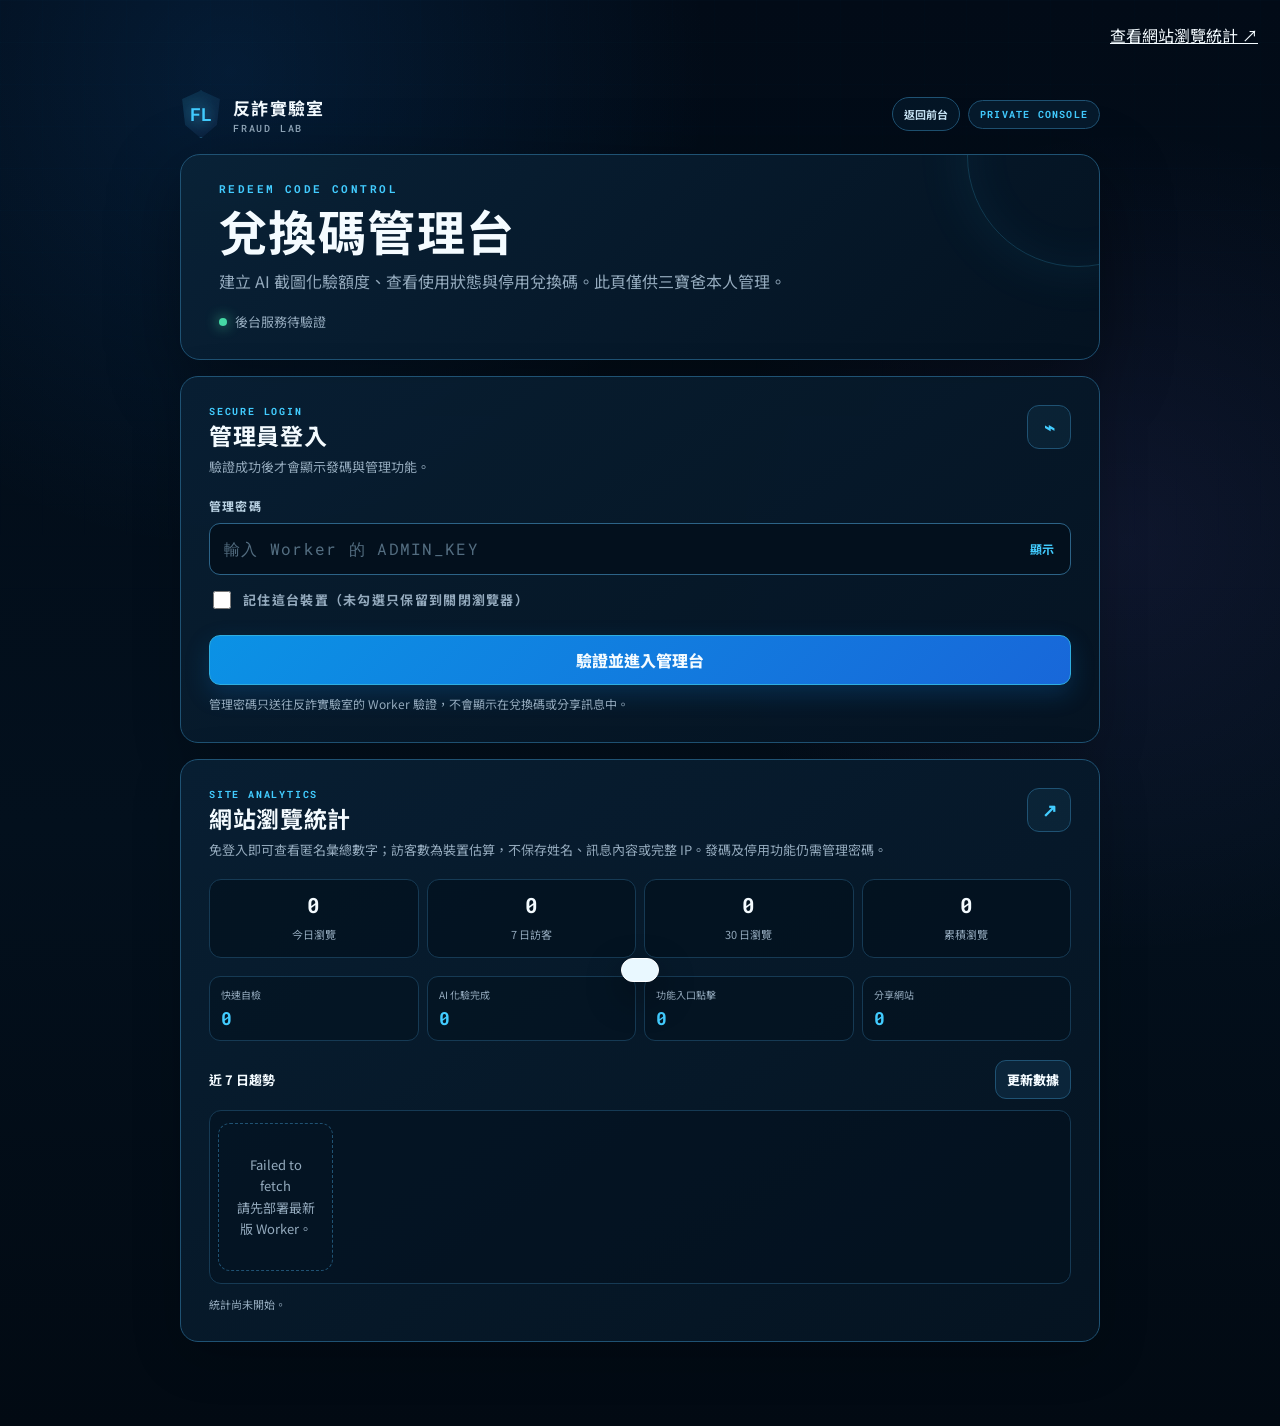
<file: admin.html>
<!DOCTYPE html>
<html lang="zh-Hant-TW">
<head>
<meta charset="UTF-8">
<meta name="viewport" content="width=device-width,initial-scale=1,viewport-fit=cover">
<meta name="theme-color" content="#020b17">
<meta name="robots" content="noindex,nofollow,noarchive">
<title>兌換碼管理台｜反詐實驗室</title>
<link rel="preconnect" href="https://fonts.googleapis.com">
<link rel="preconnect" href="https://fonts.gstatic.com" crossorigin>
<link href="https://fonts.googleapis.com/css2?family=Noto+Sans+TC:wght@400;500;600;700;800&family=Roboto+Mono:wght@500;700&display=swap" rel="stylesheet">
<style>
:root{--bg:#020b17;--panel:#071828;--panel2:#0a2034;--line:#1f5273;--line2:#163a54;--cyan:#42ccff;--blue:#168cff;--violet:#9873ff;--gold:#ffc857;--green:#45d9a5;--red:#ff4055;--text:#f4fbff;--muted:#94aabd;--shadow:0 22px 70px rgba(0,0,0,.38)}
*{box-sizing:border-box;-webkit-tap-highlight-color:transparent}
html{background:var(--bg);scroll-behavior:smooth}
body{margin:0;min-height:100vh;color:var(--text);font-family:"Noto Sans TC",system-ui,sans-serif;background:radial-gradient(circle at 18% 5%,rgba(22,140,255,.13),transparent 30rem),radial-gradient(circle at 88% 38%,rgba(152,115,255,.08),transparent 26rem),linear-gradient(180deg,#020b17,#03101d 58%,#020a13);font-size:16px;line-height:1.65;padding-bottom:calc(30px + env(safe-area-inset-bottom))}
body::before{content:"";position:fixed;inset:0;pointer-events:none;opacity:.2;background-image:linear-gradient(rgba(66,204,255,.08) 1px,transparent 1px),linear-gradient(90deg,rgba(66,204,255,.06) 1px,transparent 1px);background-size:42px 42px;mask-image:linear-gradient(to bottom,#000,transparent 85%)}
button,input{font:inherit}
button{touch-action:manipulation}
.wrap{width:min(100% - 28px,920px);margin:0 auto;padding:20px 0 54px;position:relative}
.topbar{display:flex;align-items:center;justify-content:space-between;gap:14px;margin-bottom:16px}
.brand{display:flex;align-items:center;gap:11px;min-width:0}
.brand-mark{width:42px;height:48px;display:grid;place-items:center;color:var(--cyan);border:1px solid var(--line);clip-path:polygon(50% 0,95% 18%,88% 72%,50% 100%,12% 72%,5% 18%);background:linear-gradient(145deg,rgba(66,204,255,.13),rgba(152,115,255,.06));font:700 18px "Roboto Mono",monospace;text-shadow:0 0 18px var(--cyan)}
.brand b{display:block;font-size:17px;letter-spacing:.08em;white-space:nowrap}
.brand small{display:block;color:var(--muted);font:500 10px "Roboto Mono",monospace;letter-spacing:.18em}
.private{border:1px solid var(--line);border-radius:99px;padding:7px 11px;color:var(--cyan);font:700 10px "Roboto Mono",monospace;letter-spacing:.12em;background:rgba(8,31,51,.8);white-space:nowrap}
.top-actions{display:flex;align-items:center;gap:8px}.front-link{border:1px solid var(--line);border-radius:99px;padding:7px 11px;color:#c8e4f4;font-size:11px;font-weight:700;text-decoration:none;background:rgba(8,31,51,.55);white-space:nowrap}.front-link:hover{border-color:var(--cyan);color:var(--cyan)}
.hero{border:1px solid var(--line);border-radius:20px;padding:26px clamp(20px,5vw,38px);position:relative;overflow:hidden;background:linear-gradient(135deg,rgba(9,34,55,.96),rgba(4,19,33,.96));box-shadow:var(--shadow)}
.hero::before{content:"";position:absolute;width:220px;height:220px;right:-90px;top:-110px;border:1px solid rgba(66,204,255,.2);border-radius:50%;box-shadow:0 0 60px rgba(66,204,255,.08),inset 0 0 50px rgba(66,204,255,.05)}
.eyebrow{color:var(--cyan);font:700 11px "Roboto Mono",monospace;letter-spacing:.22em;margin-bottom:6px}
h1{font-size:clamp(30px,7vw,48px);line-height:1.18;letter-spacing:.03em;margin:0}
.hero p{color:var(--muted);margin:9px 0 0;max-width:620px}
.statusline{display:flex;align-items:center;gap:8px;margin-top:17px;color:var(--muted);font-size:13px}
.dot{width:8px;height:8px;border-radius:50%;background:var(--green);box-shadow:0 0 13px var(--green)}
.panel{border:1px solid var(--line);border-radius:18px;background:linear-gradient(145deg,rgba(8,31,51,.97),rgba(5,20,34,.97));padding:clamp(18px,4vw,28px);margin-top:16px;box-shadow:0 15px 50px rgba(0,0,0,.2);position:relative}
.panel[hidden],[hidden]{display:none!important}
.panel-head{display:flex;align-items:flex-start;justify-content:space-between;gap:12px;margin-bottom:19px}
.kicker{color:var(--cyan);font:700 10px "Roboto Mono",monospace;letter-spacing:.18em;margin-bottom:3px}
h2{font-size:23px;line-height:1.3;margin:0;letter-spacing:.03em}
.panel-head p{color:var(--muted);font-size:13px;margin:5px 0 0}
.iconbox{width:44px;height:44px;display:grid;place-items:center;flex:0 0 auto;border:1px solid var(--line);border-radius:12px;background:rgba(66,204,255,.06);color:var(--cyan);font:700 18px "Roboto Mono",monospace}
label{display:block;color:#b9d1e2;font-size:12px;font-weight:700;letter-spacing:.1em;margin:0 0 7px}
.field{position:relative}
input{width:100%;height:52px;border:1px solid #2c6387;border-radius:11px;background:#03101d;color:var(--text);padding:0 14px;outline:0;transition:border-color .2s,box-shadow .2s}
input::placeholder{color:#536d80}
input:focus{border-color:var(--cyan);box-shadow:0 0 0 3px rgba(66,204,255,.11),0 0 22px rgba(66,204,255,.07)}
input[type=password]{padding-right:62px;font-family:"Roboto Mono",monospace;letter-spacing:.08em}
.peek{position:absolute;right:7px;bottom:7px;height:38px;border:0;border-radius:8px;background:transparent;color:var(--cyan);font-size:12px;font-weight:700;padding:0 10px;cursor:pointer}
.hint{font-size:12px;color:var(--muted);margin:9px 0 0}
.remember{display:flex;align-items:center;gap:9px;margin-top:13px;color:var(--muted);font-size:13px;cursor:pointer}
.remember input{width:18px;height:18px;accent-color:var(--cyan)}
.btn{min-height:50px;border:1px solid var(--line);border-radius:11px;background:#0b253a;color:var(--text);display:inline-flex;align-items:center;justify-content:center;gap:8px;font-weight:800;cursor:pointer;padding:11px 17px;text-decoration:none;transition:transform .15s,border-color .15s,filter .15s}
.btn:hover{border-color:var(--cyan)}
.btn:active{transform:translateY(2px)}
.btn:disabled{opacity:.5;cursor:wait}
.btn.primary{width:100%;margin-top:16px;border-color:#2faee0;background:linear-gradient(135deg,#0b92e5,#1867d9);box-shadow:0 9px 24px rgba(12,127,222,.22)}
.btn.danger{color:#ff91a0;border-color:rgba(255,64,85,.45);background:rgba(255,64,85,.08)}
.btn.small{min-height:39px;font-size:13px;padding:7px 11px}
.dashbar{display:flex;align-items:center;justify-content:space-between;gap:12px;margin-top:16px;padding:13px 15px;border:1px solid var(--line);border-radius:14px;background:rgba(7,24,40,.92)}
.identity{display:flex;align-items:center;gap:10px;color:var(--muted);font-size:13px}
.identity strong{color:var(--text)}
.grid{display:grid;grid-template-columns:repeat(2,minmax(0,1fr));gap:14px}
.span2{grid-column:1/-1}
.presets{display:flex;flex-wrap:wrap;gap:8px;margin:2px 0 18px}
.preset{border:1px solid var(--line);border-radius:99px;background:rgba(66,204,255,.04);color:#b9d7ea;padding:7px 11px;font-size:12px;font-weight:700;cursor:pointer}
.preset:hover,.preset.on{border-color:var(--cyan);color:var(--cyan);background:rgba(66,204,255,.1)}
.made-tools{display:flex;gap:8px;flex-wrap:wrap;margin:16px 0 12px}
.stats{display:grid;grid-template-columns:repeat(4,1fr);gap:8px;margin-bottom:18px}
.stat{min-height:79px;border:1px solid var(--line2);border-radius:12px;background:rgba(3,16,29,.65);padding:11px;text-align:center}
.stat b{display:block;font:700 21px "Roboto Mono",monospace;color:var(--text)}
.stat small{color:var(--muted);font-size:11px}
.traffic-more{display:grid;grid-template-columns:repeat(4,1fr);gap:8px;margin:0 0 19px}
.traffic-more>div{border:1px solid var(--line2);border-radius:11px;background:rgba(3,16,29,.5);padding:10px 11px}
.traffic-more span{display:block;color:var(--muted);font-size:10px}.traffic-more b{display:block;margin-top:2px;color:var(--cyan);font:700 18px "Roboto Mono",monospace}
.traffic-chart-head{display:flex;align-items:center;justify-content:space-between;gap:12px;margin-bottom:11px}.traffic-chart-head strong{font-size:13px}
.traffic-chart{display:grid;grid-template-columns:repeat(7,1fr);align-items:end;gap:6px;min-height:126px;padding:12px 8px;border:1px solid var(--line2);border-radius:12px;background:rgba(3,16,29,.52)}
.traffic-day{display:grid;grid-template-rows:1fr auto auto;align-items:end;gap:4px;height:100%;text-align:center}.traffic-bar{width:100%;min-height:4px;border-radius:5px 5px 2px 2px;background:linear-gradient(180deg,var(--cyan),#146db8);box-shadow:0 0 12px rgba(66,204,255,.18)}
.traffic-day b{font:700 10px "Roboto Mono",monospace;color:var(--text)}.traffic-day small{font-size:9px;color:var(--muted)}
#statsSince{margin:11px 0 0;font-size:11px}
.toolbar{display:grid;grid-template-columns:1fr auto;gap:9px;margin-bottom:13px}
.toolbar input{height:46px}
.filters{display:flex;gap:7px;overflow:auto;padding:1px 1px 10px;scrollbar-width:none}
.filters::-webkit-scrollbar{display:none}
.filter{flex:0 0 auto;border:1px solid var(--line);border-radius:99px;background:transparent;color:var(--muted);padding:7px 12px;font-size:12px;font-weight:700;cursor:pointer}
.filter.on{color:var(--cyan);border-color:var(--cyan);background:rgba(66,204,255,.09)}
.card{border:1px solid var(--line2);border-radius:14px;background:linear-gradient(135deg,rgba(7,27,45,.95),rgba(3,16,29,.95));padding:15px;margin-bottom:10px}
.card-top{display:flex;align-items:flex-start;justify-content:space-between;gap:10px}
.code{font:700 clamp(17px,5vw,22px) "Roboto Mono",monospace;letter-spacing:.07em;color:var(--cyan);overflow-wrap:anywhere}
.pill{display:inline-flex;align-items:center;border:1px solid rgba(69,217,165,.45);border-radius:99px;padding:3px 7px;color:var(--green);font:700 10px "Roboto Mono",monospace;white-space:nowrap}
.pill.dead,.pill.expired{border-color:rgba(255,64,85,.48);color:#ff7a8c}.pill.full{border-color:rgba(255,200,87,.5);color:var(--gold)}
.meta{font-size:12px;color:var(--muted);margin-top:6px;overflow-wrap:anywhere}
.bar{height:6px;border-radius:99px;background:#102d43;margin-top:11px;overflow:hidden}
.bar i{display:block;height:100%;background:linear-gradient(90deg,var(--cyan),var(--violet));border-radius:inherit}
.acts{display:grid;grid-template-columns:1.25fr 1fr auto;gap:8px;margin-top:12px}
.acts button{min-height:41px;border:1px solid var(--line);border-radius:9px;background:rgba(12,43,67,.85);color:var(--text);font-size:12px;font-weight:700;padding:7px;cursor:pointer}
.acts button.pri{border-color:#288fc0;color:#dff7ff;background:rgba(16,126,185,.23)}
.acts button.revoke{color:#ff8292;border-color:rgba(255,64,85,.35);background:rgba(255,64,85,.05)}
.empty{border:1px dashed var(--line);border-radius:12px;text-align:center;padding:30px 15px;color:var(--muted);font-size:13px}
#toast{position:fixed;left:50%;bottom:calc(18px + env(safe-area-inset-bottom));transform:translate(-50%,100px);background:#e9f8ff;color:#04101c;border:1px solid #fff;padding:11px 18px;border-radius:99px;font-size:13px;font-weight:800;z-index:99;transition:transform .28s;max-width:88vw;text-align:center;box-shadow:0 14px 36px rgba(0,0,0,.4)}
#toast.on{transform:translate(-50%,0)}
@media(max-width:620px){.wrap{width:min(100% - 20px,920px);padding-top:10px}.topbar{padding:0 4px}.brand b{font-size:14px}.private{display:none}.front-link{font-size:10px;padding:6px 9px}.hero{padding:22px 18px;border-radius:16px}.hero p{font-size:14px}.panel{border-radius:15px;padding:18px 14px}.panel-head{margin-bottom:16px}.grid{grid-template-columns:1fr}.span2{grid-column:auto}.stats{grid-template-columns:repeat(2,1fr)}.traffic-more{grid-template-columns:repeat(2,1fr)}.toolbar{grid-template-columns:1fr}.toolbar .btn{width:100%}.acts{grid-template-columns:1fr 1fr}.acts .revoke{grid-column:1/-1}.dashbar{align-items:flex-start}.identity{align-items:flex-start}.dashbar .btn{min-height:40px}.made-tools .btn{flex:1 1 140px}.card{padding:13px 12px}.code{letter-spacing:.045em}}
</style>
</head>
<body>
<nav aria-label="瀏覽統計" style="padding:12px;text-align:right"><a href="./analytics.html" style="color:inherit;text-decoration:underline;display:inline-block;padding:10px">查看網站瀏覽統計 ↗</a></nav>
<main class="wrap">
  <div class="topbar">
    <div class="brand"><div class="brand-mark">FL</div><div><b>反詐實驗室</b><small>FRAUD LAB</small></div></div>
    <div class="top-actions"><a class="front-link" href="./">返回前台</a><div class="private">PRIVATE CONSOLE</div></div>
  </div>

  <header class="hero">
    <div class="eyebrow">REDEEM CODE CONTROL</div>
    <h1>兌換碼管理台</h1>
    <p>建立 AI 截圖化驗額度、查看使用狀態與停用兌換碼。此頁僅供三寶爸本人管理。</p>
    <div class="statusline"><span class="dot"></span><span>後台服務待驗證</span></div>
  </header>

  <section class="panel" id="login">
    <div class="panel-head"><div><div class="kicker">SECURE LOGIN</div><h2>管理員登入</h2><p>驗證成功後才會顯示發碼與管理功能。</p></div><div class="iconbox">⌁</div></div>
    <div class="field">
      <label for="adminKey">管理密碼</label>
      <input type="password" id="adminKey" placeholder="輸入 Worker 的 ADMIN_KEY" autocomplete="current-password">
      <button class="peek" id="peekKey" type="button" aria-label="顯示密碼">顯示</button>
    </div>
    <label class="remember"><input type="checkbox" id="rememberKey">記住這台裝置（未勾選只保留到關閉瀏覽器）</label>
    <button class="btn primary" id="loginBtn" type="button">驗證並進入管理台</button>
    <p class="hint">管理密碼只送往反詐實驗室的 Worker 驗證，不會顯示在兌換碼或分享訊息中。</p>
  </section>

  <div class="dashbar" id="dashbar" hidden>
    <div class="identity"><span class="dot"></span><span><strong>管理員已登入</strong><br>可開始建立與管理兌換碼</span></div>
    <button class="btn danger small" id="logoutBtn" type="button">安全登出</button>
  </div>

  <section class="panel" id="analytics">
    <div class="panel-head"><div><div class="kicker">SITE ANALYTICS</div><h2>網站瀏覽統計</h2><p>免登入即可查看匿名彙總數字；訪客數為裝置估算，不保存姓名、訊息內容或完整 IP。發碼及停用功能仍需管理密碼。</p></div><div class="iconbox">↗</div></div>
    <div class="stats traffic-main">
      <div class="stat"><b id="vToday">0</b><small>今日瀏覽</small></div>
      <div class="stat"><b id="uWeek">0</b><small>7 日訪客</small></div>
      <div class="stat"><b id="vMonth">0</b><small>30 日瀏覽</small></div>
      <div class="stat"><b id="vTotal">0</b><small>累積瀏覽</small></div>
    </div>
    <div class="traffic-more">
      <div><span>快速自檢</span><b id="eQuick">0</b></div>
      <div><span>AI 化驗完成</span><b id="eAI">0</b></div>
      <div><span>功能入口點擊</span><b id="eTools">0</b></div>
      <div><span>分享網站</span><b id="eShare">0</b></div>
    </div>
    <div class="traffic-chart-head"><strong>近 7 日趨勢</strong><button class="btn small" id="statsBtn" type="button">更新數據</button></div>
    <div class="traffic-chart" id="trafficChart"><div class="empty">登入後載入統計。</div></div>
    <p class="hint" id="statsSince">統計尚未開始。</p>
  </section>

  <section class="panel" id="maker" hidden>
    <div class="panel-head"><div><div class="kicker">CREATE CODES</div><h2>產生兌換碼</h2><p>每次產生前，先確認使用次數、組數與有效期限。</p></div><div class="iconbox">＋</div></div>
    <div class="presets" aria-label="快速設定">
      <button class="preset" type="button" data-limit="1" data-count="1" data-days="7">單次體驗</button>
      <button class="preset on" type="button" data-limit="5" data-count="1" data-days="30">一般支持者</button>
      <button class="preset" type="button" data-limit="10" data-count="1" data-days="90">長期使用</button>
      <button class="preset" type="button" data-limit="5" data-count="10" data-days="30">活動批次</button>
    </div>
    <div class="grid">
      <div><label for="fLimit">每組可用次數</label><input type="number" id="fLimit" value="5" min="1" max="500" inputmode="numeric"></div>
      <div><label for="fCount">產生幾組</label><input type="number" id="fCount" value="1" min="1" max="50" inputmode="numeric"></div>
      <div><label for="fDays">有效天數</label><input type="number" id="fDays" value="30" min="1" max="365" inputmode="numeric"></div>
      <div><label for="fNote">備註（誰拿的）</label><input type="text" id="fNote" maxlength="60" placeholder="例：王小姐、社團活動"></div>
    </div>
    <button class="btn primary" id="makeBtn" type="button">確認產生兌換碼</button>
    <div id="made" hidden></div>
  </section>

  <section class="panel" id="manager" hidden>
    <div class="panel-head"><div><div class="kicker">CODE STATUS</div><h2>已發出的碼</h2><p>統計由後台實際資料即時計算，不使用示範數字。</p></div><div class="iconbox">#</div></div>
    <div class="stats">
      <div class="stat"><b id="sAll">0</b><small>全部</small></div>
      <div class="stat"><b id="sActive">0</b><small>可使用</small></div>
      <div class="stat"><b id="sFull">0</b><small>已用完</small></div>
      <div class="stat"><b id="sDead">0</b><small>停用／過期</small></div>
    </div>
    <div class="toolbar"><input type="text" id="searchCode" placeholder="搜尋兌換碼或備註" aria-label="搜尋兌換碼或備註"><button class="btn small" id="listBtn" type="button">重新整理</button></div>
    <div class="filters" aria-label="兌換碼狀態篩選">
      <button class="filter on" type="button" data-filter="all">全部</button>
      <button class="filter" type="button" data-filter="active">可使用</button>
      <button class="filter" type="button" data-filter="full">已用完</button>
      <button class="filter" type="button" data-filter="dead">停用／過期</button>
    </div>
    <div id="list"><div class="empty">登入後載入兌換碼。</div></div>
  </section>
</main>
<div id="toast" role="status" aria-live="polite"></div>

<script>
const API="https://broken-flower-f4b2.jacky9518.workers.dev";
const SITE="https://jacky95188888.github.io/fraud-lab/";
const $=s=>document.querySelector(s),$$=s=>[...document.querySelectorAll(s)];
const esc=s=>String(s==null?"":s).replace(/[&<>\"]/g,c=>({"&":"&amp;","<":"&lt;",">":"&gt;",'\"':"&quot;"}[c]));
const local={get:k=>{try{return localStorage.getItem(k)}catch{return null}},set:(k,v)=>{try{localStorage.setItem(k,v)}catch{}},del:k=>{try{localStorage.removeItem(k)}catch{}}};
const session={get:k=>{try{return sessionStorage.getItem(k)}catch{return null}},set:(k,v)=>{try{sessionStorage.setItem(k,v)}catch{}},del:k=>{try{sessionStorage.removeItem(k)}catch{}}};
let timer,KEY=session.get("fl_admin")||local.get("fl_admin")||"",CACHE={},FILTER="all",LAST_MADE=[];
function toast(message){const el=$("#toast");el.textContent=message;el.classList.add("on");clearTimeout(timer);timer=setTimeout(()=>el.classList.remove("on"),2800)}
function fallbackCopy(text,done){const ta=document.createElement("textarea");ta.value=text;ta.style.cssText="position:fixed;opacity:0;left:-9999px";document.body.appendChild(ta);ta.select();try{document.execCommand("copy");done()}catch{toast("複製失敗，請長按文字複製")}ta.remove()}
function copy(text){const done=()=>toast("已複製到剪貼簿");if(navigator.clipboard&&window.isSecureContext)navigator.clipboard.writeText(text).then(done,()=>fallbackCopy(text,done));else fallbackCopy(text,done)}
async function api(path,body={}){const res=await fetch(API+path,{method:"POST",headers:{"Content-Type":"application/json","X-Admin-Key":KEY},body:JSON.stringify(body)});let data={};try{data=await res.json()}catch{}if(!res.ok||data.error)throw new Error(data.error||`後台回應錯誤 ${res.status}`);return data}
async function publicApi(path,body={}){const res=await fetch(API+path,{method:"POST",headers:{"Content-Type":"application/json"},body:JSON.stringify(body)});let data={};try{data=await res.json()}catch{}if(!res.ok||data.error)throw new Error(data.error||`統計回應錯誤 ${res.status}`);return data}
function setConnected(on){$(".statusline span:last-child").textContent=on?"後台服務連線正常":"後台服務待驗證";$("#login").hidden=on;$("#dashbar").hidden=!on;$("#maker").hidden=!on;$("#manager").hidden=!on}
function saveKey(){session.set("fl_admin",KEY);if($("#rememberKey").checked)local.set("fl_admin",KEY);else local.del("fl_admin")}
function logout(show=true){KEY="";CACHE={};LAST_MADE=[];session.del("fl_admin");local.del("fl_admin");$("#adminKey").value="";$("#made").hidden=true;$("#made").innerHTML="";setConnected(false);if(show)toast("已安全登出")}

$("#peekKey").addEventListener("click",()=>{const input=$("#adminKey"),show=input.type==="password";input.type=show?"text":"password";$("#peekKey").textContent=show?"隱藏":"顯示";$("#peekKey").setAttribute("aria-label",show?"隱藏密碼":"顯示密碼")});
$("#loginBtn").addEventListener("click",login);
$("#adminKey").addEventListener("keydown",e=>{if(e.key==="Enter")login()});
$("#logoutBtn").addEventListener("click",()=>logout());
async function login(){KEY=$("#adminKey").value.trim();if(!KEY)return toast("請先輸入管理密碼");const b=$("#loginBtn");b.disabled=true;b.textContent="正在安全驗證…";try{const data=await api("/admin/list");saveKey();setConnected(true);applyList(data.codes||[]);loadAnalytics(false);toast("登入成功")}catch(e){KEY="";toast(e.message)}finally{b.disabled=false;b.textContent="驗證並進入管理台"}}

$$('.preset').forEach(b=>b.addEventListener('click',()=>{$$('.preset').forEach(x=>x.classList.remove('on'));b.classList.add('on');$("#fLimit").value=b.dataset.limit;$("#fCount").value=b.dataset.count;$("#fDays").value=b.dataset.days}));
function intValue(sel,min,max,label){const n=Number($(sel).value);if(!Number.isInteger(n)||n<min||n>max)throw new Error(`${label}需介於 ${min}～${max}`);return n}
function codeArray(data){if(!data)return[];for(const key of["codes","createdCodes","items","results"]){if(Array.isArray(data[key]))return data[key]}if(data.code||data.redeemCode)return[data];return[]}
function codeRecord(item,payload,listed=[]){const raw=typeof item==="string"?item:(item?.code||item?.redeemCode||item?.value||"");if(!raw)return null;const found=listed.find(c=>c.code===raw);if(found)return found;if(typeof item==="object"&&item.code)return item;return{code:raw,limit:payload.limit,used:0,expiresAt:new Date(Date.now()+payload.days*86400000).toISOString(),note:payload.note||""}}
$("#makeBtn").addEventListener("click",async()=>{const b=$("#makeBtn");let payload;try{payload={limit:intValue("#fLimit",1,500,"可用次數"),count:intValue("#fCount",1,50,"產生組數"),days:intValue("#fDays",1,365,"有效天數"),note:$("#fNote").value.trim()}}catch(e){return toast(e.message)}const before=new Set(Object.keys(CACHE));b.disabled=true;b.textContent="正在產生…";try{const created=await api("/admin/create",payload);const latest=await api("/admin/list");const listed=codeArray(latest).filter(c=>c&&c.code);applyList(listed);const direct=codeArray(created).map(x=>codeRecord(x,payload,listed)).filter(Boolean);LAST_MADE=direct.length?direct:listed.filter(c=>!before.has(c.code));LAST_MADE.forEach(c=>CACHE[c.code]=c);renderMade();if(LAST_MADE.length)toast(`已產生 ${LAST_MADE.length} 組兌換碼`);else toast("後台已接收，但未找到新碼；請按重新整理確認") }catch(e){toast(e.message)}finally{b.disabled=false;b.textContent="確認產生兌換碼"}});
function msgFor(c){return `【三寶爸｜反詐實驗室】\n收到可疑訊息不確定？可將對話截圖交給 AI 協助分析。\n\n網址：${SITE}\n兌換碼：${c.code}\n可用次數：${c.limit} 次\n有效期限：${dateText(c.expiresAt)}\n\n使用方式：開啟網站 → 選擇「AI 截圖化驗」→ 輸入兌換碼 → 上傳截圖。\n\n提醒：AI 分析僅供風險辨識參考；涉及匯款、帳戶或個資時，請撥打 165 或向警方查證。`}
function dateText(value){const d=new Date(value);return Number.isNaN(d.getTime())?"期限未提供":d.toLocaleDateString("zh-TW")}
function stateOf(c){const expired=new Date(c.expiresAt).getTime()<Date.now();if(c.revoked||expired)return"dead";if(Math.max(0,c.limit-c.used)===0)return"full";return"active"}
function statusHTML(c){const expired=!c.revoked&&new Date(c.expiresAt).getTime()<Date.now();if(c.revoked)return'<span class="pill dead">已停用</span>';if(expired)return'<span class="pill expired">已過期</span>';if(stateOf(c)==="full")return'<span class="pill full">已用完</span>';return'<span class="pill">可使用</span>'}
function cardHTML(c){const left=Math.max(0,Number(c.limit)-Number(c.used)),pct=c.limit?Math.min(100,Number(c.used)/Number(c.limit)*100):0;return `<article class="card" data-code="${esc(c.code)}"><div class="card-top"><div class="code">${esc(c.code)}</div>${statusHTML(c)}</div><div class="meta">已用 ${c.used}／${c.limit}・剩餘 ${left} 次・${dateText(c.expiresAt)} 到期${c.note?"・"+esc(c.note):""}</div><div class="bar"><i style="width:${pct}%"></i></div><div class="acts"><button class="pri" data-act="msg">複製完整訊息</button><button data-act="only">只複製碼</button>${stateOf(c)==="active"?'<button class="revoke" data-act="revoke">停用此碼</button>':""}</div></article>`}
function bindCards(root){root.querySelectorAll(".card").forEach(card=>card.querySelectorAll("[data-act]").forEach(button=>button.addEventListener("click",async()=>{const code=card.dataset.code,rec=CACHE[code]||LAST_MADE.find(c=>c.code===code);if(button.dataset.act==="only")return copy(code);if(button.dataset.act==="msg")return rec?copy(msgFor(rec)):toast("找不到這組兌換碼，請重新整理");if(button.dataset.act==="revoke"){if(!confirm(`確定停用 ${code}？停用後使用者將無法再用此碼。`))return;button.disabled=true;button.textContent="停用中…";try{await api("/admin/revoke",{code});toast("兌換碼已停用");await loadList()}catch(e){toast(e.message);button.disabled=false;button.textContent="停用此碼"}}}))) }
function renderMade(){const root=$("#made");if(!LAST_MADE.length){root.hidden=true;return}root.hidden=false;root.innerHTML=`<div class="made-tools"><button class="btn small" id="copyMadeCodes" type="button">複製全部兌換碼</button><button class="btn small" id="copyMadeMessages" type="button">複製全部發送訊息</button></div>${LAST_MADE.map(cardHTML).join("")}`;bindCards(root);$("#copyMadeCodes").addEventListener("click",()=>copy(LAST_MADE.map(c=>c.code).join("\n")));$("#copyMadeMessages").addEventListener("click",()=>copy(LAST_MADE.map(msgFor).join("\n\n──────────\n\n")));root.scrollIntoView({behavior:"smooth",block:"start"})}
function applyList(codes){CACHE={};codes.forEach(c=>CACHE[c.code]=c);renderStats(codes);renderList()}
function renderStats(codes){const counts={all:codes.length,active:0,full:0,dead:0};codes.forEach(c=>counts[stateOf(c)]++);$("#sAll").textContent=counts.all;$("#sActive").textContent=counts.active;$("#sFull").textContent=counts.full;$("#sDead").textContent=counts.dead}
function renderList(){const query=$("#searchCode").value.trim().toLowerCase();const codes=Object.values(CACHE).filter(c=>(FILTER==="all"||stateOf(c)===FILTER)&&(!query||`${c.code} ${c.note||""}`.toLowerCase().includes(query)));const root=$("#list");root.innerHTML=codes.length?codes.map(cardHTML).join(""):'<div class="empty">沒有符合條件的兌換碼。</div>';bindCards(root)}
function countEvent(group,name){return Number(group?.events?.[name])||0}
function renderTraffic(data){
  $("#vToday").textContent=Number(data.today?.pageViews)||0;
  $("#uWeek").textContent=Number(data.week?.visitors)||0;
  $("#vMonth").textContent=Number(data.month?.pageViews)||0;
  $("#vTotal").textContent=Number(data.total?.pageViews)||0;
  $("#eQuick").textContent=countEvent(data.month,"quick_check");
  $("#eAI").textContent=countEvent(data.month,"ai_check");
  $("#eTools").textContent=countEvent(data.month,"tool_open");
  $("#eShare").textContent=countEvent(data.month,"share");
  const series=Array.isArray(data.series)?data.series:[],max=Math.max(1,...series.map(day=>Number(day.pageViews)||0));
  $("#trafficChart").innerHTML=series.length?series.map(day=>{const value=Number(day.pageViews)||0,height=Math.max(value?9:3,Math.round(value/max*72));return `<div class="traffic-day"><i class="traffic-bar" style="height:${height}px"></i><b>${value}</b><small>${esc(String(day.day||"").slice(5).replace("-","/"))}</small></div>`}).join(""):'<div class="empty">統計資料尚未建立。</div>';
  $("#statsSince").textContent=data.startedAt?`自 ${data.startedAt.replaceAll("-","/")} 起累積；數字不含啟用前的瀏覽。`:"新版部署後收到第一位訪客，就會開始顯示數據。";
}
async function loadAnalytics(showToast=true){try{const data=await publicApi("/stats");renderTraffic(data);if(showToast)toast("瀏覽統計已更新")}catch(e){$("#trafficChart").innerHTML=`<div class="empty">${esc(e.message)}<br>請先部署最新版 Worker。</div>`}}
async function loadList(showToast=true){$("#list").innerHTML='<div class="empty">正在讀取後台資料…</div>';try{const data=await api("/admin/list");applyList(data.codes||[]);if(showToast)toast("清單已更新")}catch(e){$("#list").innerHTML=`<div class="empty">${esc(e.message)}</div>`;if(/401|403|密碼|unauthorized/i.test(e.message))logout(false)}}
$("#listBtn").addEventListener("click",()=>loadList());
$("#statsBtn").addEventListener("click",()=>loadAnalytics());
$("#searchCode").addEventListener("input",renderList);
$$('.filter').forEach(b=>b.addEventListener('click',()=>{$$('.filter').forEach(x=>x.classList.remove('on'));b.classList.add('on');FILTER=b.dataset.filter;renderList()}));

loadAnalytics(false);
if(KEY){$("#adminKey").value=KEY;$("#rememberKey").checked=!!local.get("fl_admin");api("/admin/list").then(data=>{setConnected(true);applyList(data.codes||[]) }).catch(()=>logout(false))}
</script>
</body>
</html>
</file>
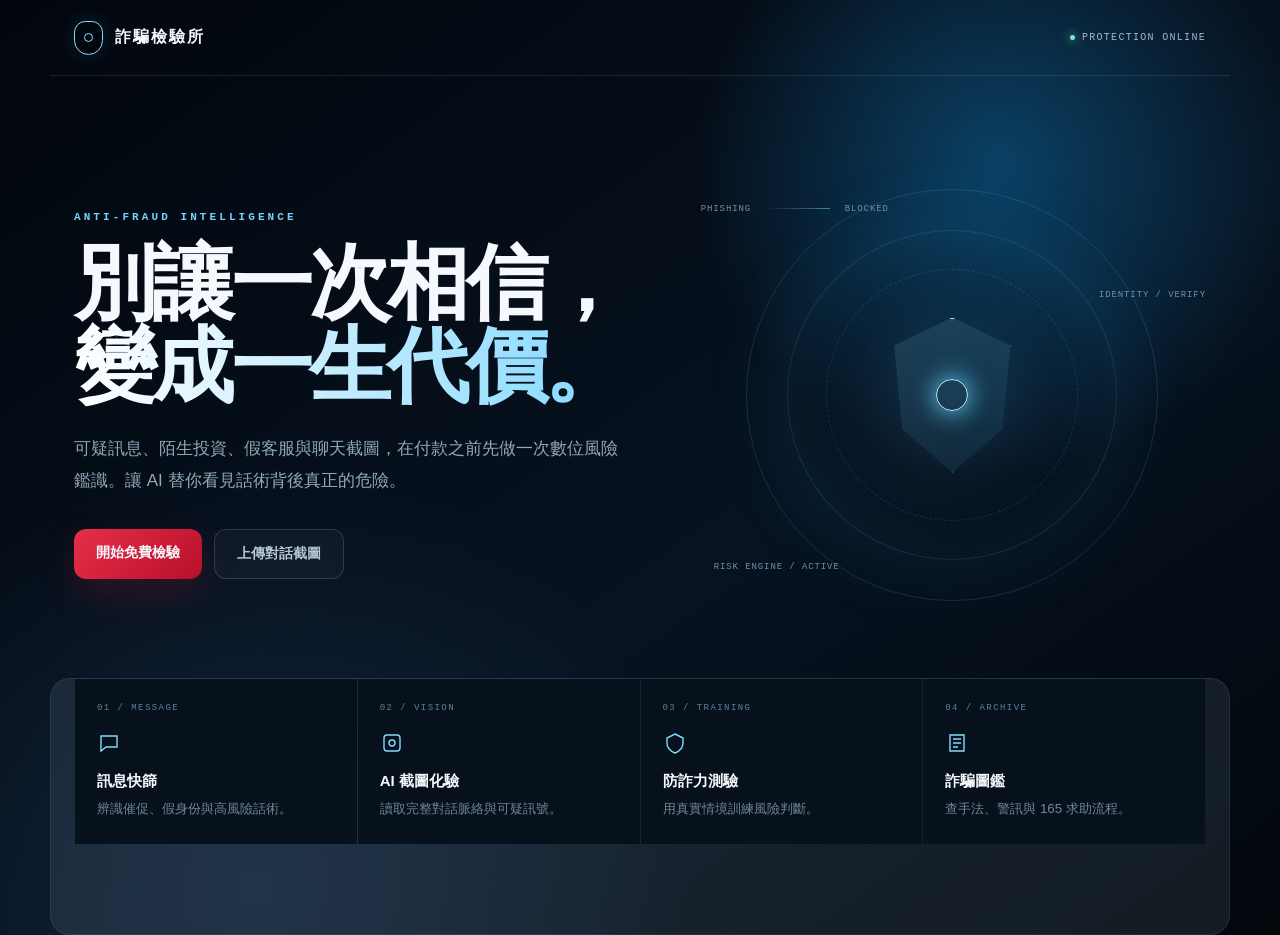
<file: demo-a.html>
<!doctype html><html lang="zh-Hant"><head><meta charset="utf-8"><meta name="viewport" content="width=device-width,initial-scale=1,viewport-fit=cover"><title>A+｜Luxury Cyber Security</title><style>*{box-sizing:border-box}html,body{margin:0}body{font-family:-apple-system,BlinkMacSystemFont,"Noto Sans TC",sans-serif;background:#030810;color:#f5f8fc}.page{min-height:100vh;overflow:hidden;background:radial-gradient(circle at 78% 18%,#0b4165 0,transparent 24%),radial-gradient(circle at 20% 95%,#122339 0,transparent 32%),linear-gradient(145deg,#02060c,#071321 58%,#02070c)}.top{height:76px;max-width:1180px;margin:auto;padding:0 24px;display:flex;align-items:center;justify-content:space-between;border-bottom:1px solid #b9d9ee20}.brand{display:flex;align-items:center;gap:12px;font-weight:750;letter-spacing:.12em}.mark{width:29px;height:34px;border:1px solid #8edcff;border-radius:14px 14px 18px 18px;position:relative;box-shadow:0 0 20px #58cfff25}.mark:after{content:'';position:absolute;width:7px;height:7px;border:1px solid #8edcff;border-radius:50%;inset:0;margin:auto}.status{font:10px ui-monospace,monospace;letter-spacing:.13em;color:#a4b7c7}.status i{display:inline-block;width:5px;height:5px;border-radius:50%;background:#72efc3;box-shadow:0 0 10px #72efc3;margin-right:7px}.hero{max-width:1180px;margin:auto;padding:84px 24px 48px;display:grid;grid-template-columns:1.05fr .95fr;gap:64px;align-items:center}.kicker{font:600 11px ui-monospace,monospace;letter-spacing:.28em;color:#73d3ff}.hero h1{font-size:clamp(48px,6.4vw,82px);line-height:1.02;letter-spacing:-.045em;margin:18px 0 25px;font-weight:680}.hero h1 span{background:linear-gradient(90deg,#fff,#83d8ff);-webkit-background-clip:text;color:transparent}.lead{max-width:600px;color:#91a7ba;font-size:17px;line-height:1.9}.buttons{display:flex;gap:12px;margin-top:32px}.primary,.secondary{padding:15px 22px;border-radius:12px;font-size:14px;font-weight:700}.primary{background:linear-gradient(135deg,#e72f49,#b80f2a);box-shadow:0 14px 36px #d91f3b2d}.secondary{border:1px solid #b8d6e82c;color:#b7c7d4;background:#ffffff08}.visual{height:470px;position:relative;display:grid;place-items:center}.orb{width:330px;height:330px;border-radius:50%;background:radial-gradient(circle,#59cfff20 0,#163c5722 38%,transparent 69%);border:1px solid #75d6ff26;box-shadow:inset 0 0 80px #3cc7ff13,0 0 90px #2baee81b;position:relative;display:grid;place-items:center}.orb:before,.orb:after{content:'';position:absolute;border:1px solid #7edbff24;border-radius:50%}.orb:before{inset:-42px}.orb:after{inset:38px;border-style:dashed}.shield{width:132px;height:155px;border:1.5px solid #a5e6ff;border-radius:58px 58px 72px 72px;clip-path:polygon(50% 0,94% 18%,88% 72%,50% 100%,12% 72%,6% 18%);background:linear-gradient(145deg,#bcecff16,#38bfff0b);box-shadow:inset 0 0 40px #8edfff16,0 0 45px #5dd2ff30;display:grid;place-items:center}.core{width:32px;height:32px;border:1px solid #b5ecff;border-radius:50%;box-shadow:0 0 24px #63d5ff}.signal{position:absolute;font:9px ui-monospace,monospace;color:#6e93aa;letter-spacing:.1em}.s1{top:44px;left:2px}.s2{right:0;top:130px}.s3{bottom:58px;left:15px}.line{width:65px;height:1px;background:linear-gradient(90deg,transparent,#6bd6ff88);display:inline-block;vertical-align:middle;margin:0 8px}.features{max-width:1180px;margin:auto;padding:0 24px 90px;display:grid;grid-template-columns:repeat(4,1fr);gap:1px;background:#b7d8e819;border:1px solid #b7d8e819;border-radius:20px;overflow:hidden}.f{background:#07111b;padding:24px 22px;min-height:150px}.num{font:9px ui-monospace,monospace;color:#5d8098;letter-spacing:.16em}.f svg{width:24px;height:24px;margin:18px 0 13px;stroke:#82d9ff;fill:none;stroke-width:1.4}.f b{display:block;font-size:15px}.f small{display:block;color:#6f8799;line-height:1.65;margin-top:7px}@media(max-width:720px){.top{height:64px}.status{font-size:8px}.hero{grid-template-columns:1fr;padding-top:54px;gap:15px}.hero h1{font-size:49px}.lead{font-size:15px}.visual{height:330px}.orb{width:235px;height:235px}.orb:before{inset:-25px}.features{grid-template-columns:1fr 1fr;margin:0 16px;padding:0}.f{min-height:145px}.buttons{flex-direction:column}.primary,.secondary{text-align:center}}</style></head><body><main class="page"><header class="top"><div class="brand"><i class="mark"></i>詐騙檢驗所</div><div class="status"><i></i>PROTECTION ONLINE</div></header><section class="hero"><div><div class="kicker">ANTI-FRAUD INTELLIGENCE</div><h1>別讓一次相信，<br><span>變成一生代價。</span></h1><p class="lead">可疑訊息、陌生投資、假客服與聊天截圖，在付款之前先做一次數位風險鑑識。讓 AI 替你看見話術背後真正的危險。</p><div class="buttons"><div class="primary">開始免費檢驗</div><div class="secondary">上傳對話截圖</div></div></div><div class="visual"><div class="signal s1">PHISHING <i class="line"></i> BLOCKED</div><div class="signal s2">IDENTITY / VERIFY</div><div class="signal s3">RISK ENGINE / ACTIVE</div><div class="orb"><div class="shield"><i class="core"></i></div></div></div></section><section class="features"><article class="f"><div class="num">01 / MESSAGE</div><svg viewBox="0 0 24 24"><path d="M4 5h16v11H9l-5 4z"/></svg><b>訊息快篩</b><small>辨識催促、假身份與高風險話術。</small></article><article class="f"><div class="num">02 / VISION</div><svg viewBox="0 0 24 24"><rect x="4" y="4" width="16" height="16" rx="3"/><circle cx="12" cy="12" r="3"/></svg><b>AI 截圖化驗</b><small>讀取完整對話脈絡與可疑訊號。</small></article><article class="f"><div class="num">03 / TRAINING</div><svg viewBox="0 0 24 24"><path d="M12 3l8 4v5c0 5-3 8-8 10-5-2-8-5-8-10V7z"/></svg><b>防詐力測驗</b><small>用真實情境訓練風險判斷。</small></article><article class="f"><div class="num">04 / ARCHIVE</div><svg viewBox="0 0 24 24"><path d="M5 4h14v16H5zM8 8h8M8 12h8M8 16h5"/></svg><b>詐騙圖鑑</b><small>查手法、警訊與 165 求助流程。</small></article></section></main></body></html>
</file>
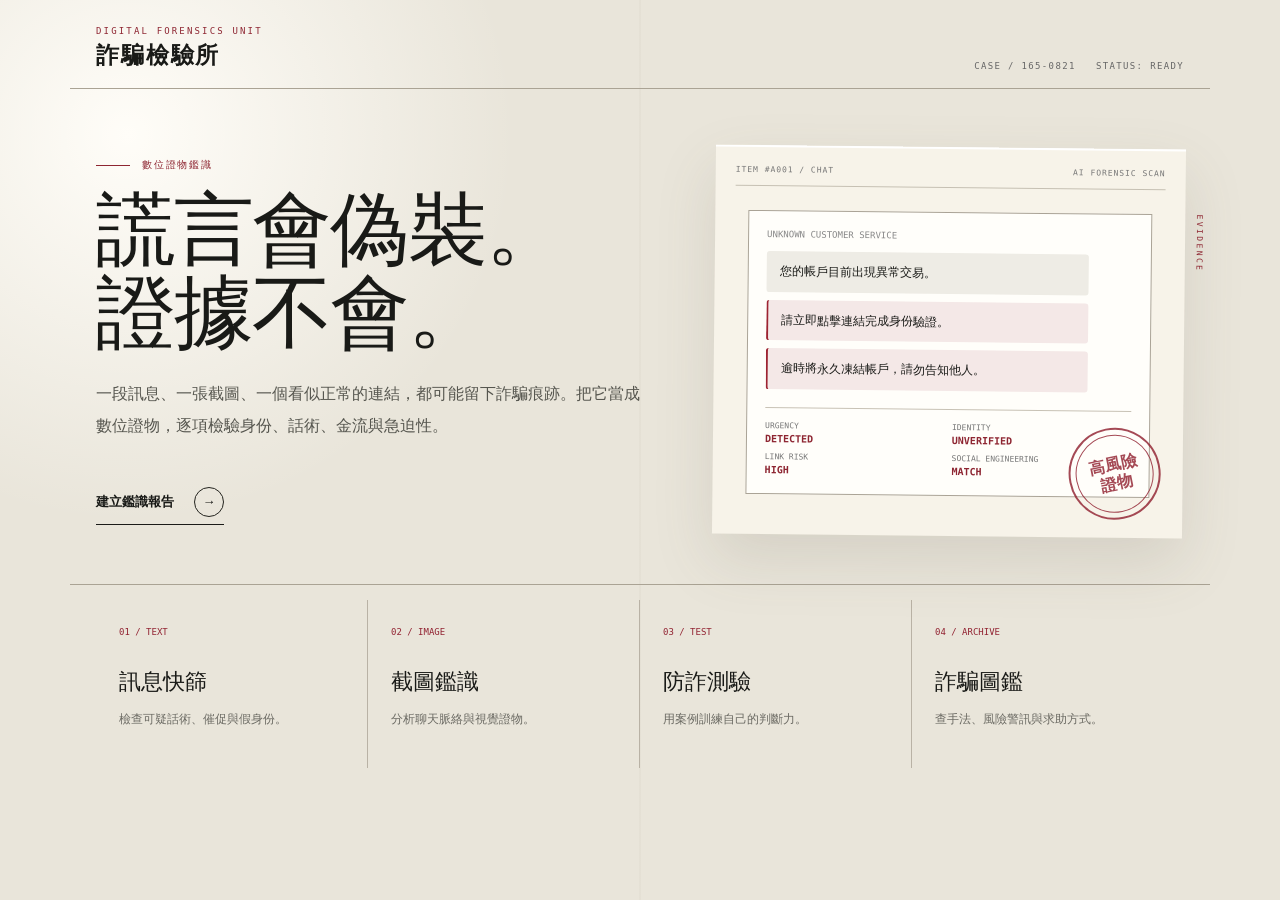
<file: demo-b.html>
<!doctype html><html lang="zh-Hant"><head><meta charset="utf-8"><meta name="viewport" content="width=device-width,initial-scale=1,viewport-fit=cover"><title>B+｜Premium Digital Forensics</title><style>*{box-sizing:border-box}body{margin:0;background:#e9e5da;color:#191a17;font-family:-apple-system,BlinkMacSystemFont,"Noto Sans TC",sans-serif}.page{min-height:100vh;background:radial-gradient(circle at 10% 15%,#fffdf8 0,transparent 28%),linear-gradient(90deg,transparent 49.9%,#bbb3a328 50%,transparent 50.1%)}.top{max-width:1140px;margin:auto;padding:26px 26px 17px;display:flex;justify-content:space-between;align-items:flex-end;border-bottom:1px solid #aaa394}.brand small{font:9px ui-monospace,monospace;letter-spacing:.24em;color:#8e2632;display:block;margin-bottom:4px}.brand b{font-family:"Times New Roman","Noto Serif TC",serif;font-size:23px;letter-spacing:.08em}.case{font:9px ui-monospace,monospace;letter-spacing:.15em;color:#666}.hero{max-width:1140px;margin:auto;padding:58px 26px 48px;display:grid;grid-template-columns:1fr .86fr;gap:72px;align-items:center}.ey{display:flex;align-items:center;gap:12px;font:10px ui-monospace,monospace;letter-spacing:.18em;color:#8e2632}.ey:before{content:'';width:34px;height:1px;background:#8e2632}.hero h1{font-family:"Times New Roman","Noto Serif TC",serif;font-size:clamp(49px,6.5vw,80px);font-weight:500;line-height:1.04;letter-spacing:-.025em;margin:17px 0 22px}.lead{font-family:"Noto Serif TC",serif;color:#56564f;line-height:2;max-width:570px}.action{margin-top:29px;display:inline-flex;align-items:center;gap:20px;font-size:13px;font-weight:800;border-bottom:1px solid #1b1b18;padding-bottom:7px}.action i{width:30px;height:30px;border:1px solid #24241f;border-radius:50%;display:grid;place-items:center;font-style:normal}.evidence{background:#f7f3e9;box-shadow:0 25px 60px #5e574a25,0 2px 0 #fff inset;padding:20px;position:relative;transform:rotate(.6deg)}.evidence:before{content:'EVIDENCE';position:absolute;right:-19px;top:65px;writing-mode:vertical-rl;font:8px ui-monospace,monospace;letter-spacing:.3em;color:#8e2632}.meta{display:flex;justify-content:space-between;border-bottom:1px solid #c6c0b3;padding-bottom:11px;font:8px ui-monospace,monospace;letter-spacing:.12em;color:#777}.screen{margin:24px 13px 20px;border:1px solid #aaa396;background:#fffefa;padding:18px}.sender{font:9px ui-monospace,monospace;color:#888;margin-bottom:12px}.bubble{max-width:88%;padding:11px 13px;background:#eeece5;margin:8px 0;border-radius:3px;font-size:12px;line-height:1.55}.danger{border-left:2px solid #9d2331;background:#f4e8e7}.analysis{border-top:1px solid #c8c2b5;margin-top:18px;padding-top:13px;display:grid;grid-template-columns:1fr 1fr;gap:8px}.flag{font:8px ui-monospace,monospace;color:#777}.flag b{display:block;color:#8e2632;font-size:10px;margin-top:3px}.seal{position:absolute;right:22px;bottom:18px;width:92px;height:92px;border:2px solid #922332;border-radius:50%;color:#922332;display:grid;place-items:center;text-align:center;font-family:"Noto Serif TC",serif;font-weight:900;line-height:1.2;transform:rotate(-12deg);opacity:.82}.seal:after{content:'';position:absolute;inset:5px;border:1px solid #922332;border-radius:50%}.tools{max-width:1140px;margin:auto;padding:15px 26px 85px;display:grid;grid-template-columns:repeat(4,1fr);border-top:1px solid #aaa394}.tool{padding:27px 23px;border-right:1px solid #b9b2a5}.tool:last-child{border:0}.n{font:9px ui-monospace,monospace;color:#922332}.tool h3{font-family:"Times New Roman","Noto Serif TC",serif;font-weight:500;font-size:22px;margin:30px 0 8px}.tool p{font-size:12px;color:#6b6a63;line-height:1.7}@media(max-width:720px){.top{padding:20px}.hero{grid-template-columns:1fr;padding:44px 20px 34px;gap:36px}.hero h1{font-size:51px}.evidence{margin:0 5px}.tools{grid-template-columns:1fr 1fr;padding:10px 20px 60px}.tool{border-bottom:1px solid #b9b2a5}.tool:nth-child(2){border-right:0}}</style></head><body><main class="page"><header class="top"><div class="brand"><small>DIGITAL FORENSICS UNIT</small><b>詐騙檢驗所</b></div><div class="case">CASE / 165-0821 &nbsp; STATUS: READY</div></header><section class="hero"><div><div class="ey">數位證物鑑識</div><h1>謊言會偽裝。<br>證據不會。</h1><p class="lead">一段訊息、一張截圖、一個看似正常的連結，都可能留下詐騙痕跡。把它當成數位證物，逐項檢驗身份、話術、金流與急迫性。</p><div class="action">建立鑑識報告 <i>→</i></div></div><div class="evidence"><div class="meta"><span>ITEM #A001 / CHAT</span><span>AI FORENSIC SCAN</span></div><div class="screen"><div class="sender">UNKNOWN CUSTOMER SERVICE</div><div class="bubble">您的帳戶目前出現異常交易。</div><div class="bubble danger">請立即點擊連結完成身份驗證。</div><div class="bubble danger">逾時將永久凍結帳戶，請勿告知他人。</div><div class="analysis"><div class="flag">URGENCY<b>DETECTED</b></div><div class="flag">IDENTITY<b>UNVERIFIED</b></div><div class="flag">LINK RISK<b>HIGH</b></div><div class="flag">SOCIAL ENGINEERING<b>MATCH</b></div></div></div><div class="seal">高風險<br>證物</div></div></section><section class="tools"><article class="tool"><div class="n">01 / TEXT</div><h3>訊息快篩</h3><p>檢查可疑話術、催促與假身份。</p></article><article class="tool"><div class="n">02 / IMAGE</div><h3>截圖鑑識</h3><p>分析聊天脈絡與視覺證物。</p></article><article class="tool"><div class="n">03 / TEST</div><h3>防詐測驗</h3><p>用案例訓練自己的判斷力。</p></article><article class="tool"><div class="n">04 / ARCHIVE</div><h3>詐騙圖鑑</h3><p>查手法、風險警訊與求助方式。</p></article></section></main></body></html>
</file>
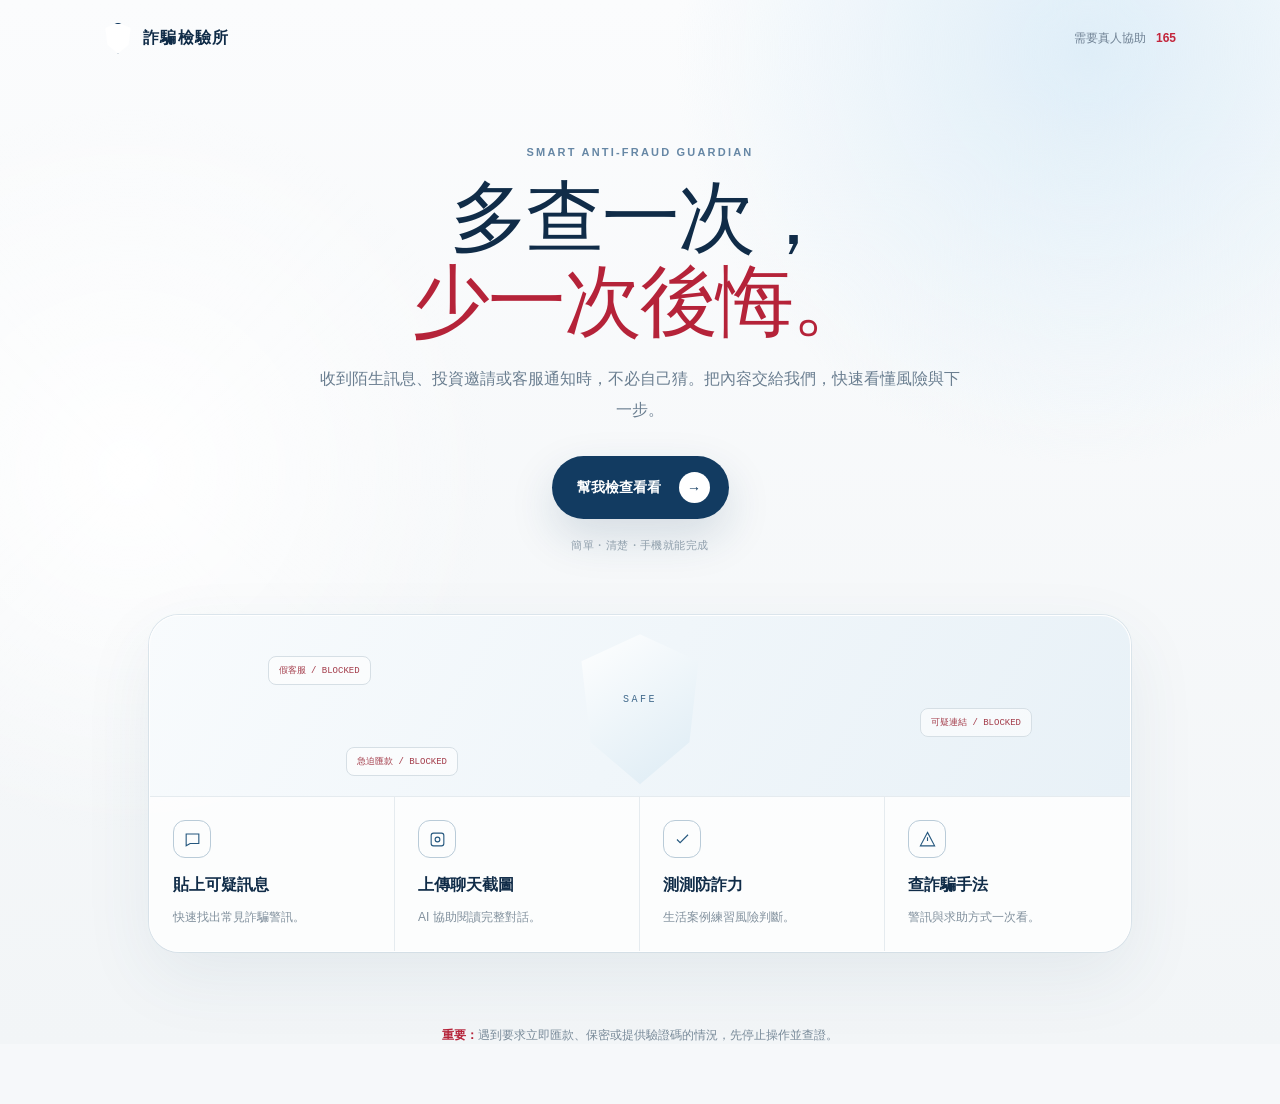
<file: demo-c.html>
<!doctype html><html lang="zh-Hant"><head><meta charset="utf-8"><meta name="viewport" content="width=device-width,initial-scale=1,viewport-fit=cover"><title>C+｜Modern Luxury Guardian</title><style>*{box-sizing:border-box}body{margin:0;font-family:-apple-system,BlinkMacSystemFont,"Noto Sans TC",sans-serif;color:#102c48;background:#f6f8fa}.page{min-height:100vh;background:radial-gradient(circle at 85% 5%,#dfeef8 0,transparent 28%),radial-gradient(circle at 10% 45%,#fff 0,transparent 28%),linear-gradient(180deg,#fbfcfd,#f2f5f7)}.top{max-width:1120px;margin:auto;height:76px;padding:0 24px;display:flex;align-items:center;justify-content:space-between}.brand{display:flex;align-items:center;gap:11px;font-weight:800;letter-spacing:.08em}.gem{width:28px;height:31px;border:1.5px solid #183f64;clip-path:polygon(50% 0,95% 18%,88% 72%,50% 100%,12% 72%,5% 18%);background:#fff}.help{font-size:12px;color:#718395}.help b{color:#c3263c;margin-left:7px}.hero{max-width:1120px;margin:auto;padding:70px 24px 62px;text-align:center}.label{font-size:11px;letter-spacing:.2em;color:#6687a5;font-weight:700}.hero h1{font-family:"Times New Roman","Noto Serif TC",serif;font-size:clamp(50px,7vw,78px);font-weight:500;line-height:1.08;letter-spacing:-.025em;margin:18px auto 20px;max-width:850px}.hero h1 span{color:#b52339}.lead{max-width:650px;margin:auto;color:#6a7e90;font-size:16px;line-height:1.9}.cta{margin:31px auto 0;display:inline-flex;align-items:center;gap:18px;background:#123b61;color:#fff;padding:16px 19px 16px 25px;border-radius:99px;font-size:14px;font-weight:750;box-shadow:0 18px 45px #123b6126}.cta i{width:31px;height:31px;background:#fff;color:#123b61;border-radius:50%;display:grid;place-items:center;font-style:normal}.promise{margin-top:19px;font-size:11px;color:#91a0ad;letter-spacing:.04em}.stage{max-width:1030px;margin:0 auto 75px;padding:0 24px}.panel{background:#ffffffc9;border:1px solid #fff;border-radius:30px;box-shadow:0 25px 70px #315a7814,0 0 0 1px #dfe8ee;overflow:hidden}.visual{height:180px;position:relative;background:linear-gradient(120deg,#f8fbfd,#e8f1f7)}.visual:before{content:'';position:absolute;width:130px;height:150px;left:50%;top:18px;transform:translateX(-50%);clip-path:polygon(50% 0,95% 18%,88% 72%,50% 100%,12% 72%,5% 18%);background:linear-gradient(145deg,#fff,#dcebf4);box-shadow:0 20px 50px #183f6420}.visual:after{content:'SAFE';position:absolute;left:50%;top:78px;transform:translateX(-50%);font:10px ui-monospace,monospace;letter-spacing:.25em;color:#436b8d}.threat{position:absolute;padding:7px 10px;border:1px solid #d6dfe5;background:#fff9;border-radius:8px;font:9px ui-monospace,monospace;color:#a33b49}.t1{left:12%;top:40px}.t2{right:10%;top:92px}.t3{left:20%;bottom:20px}.tools{display:grid;grid-template-columns:repeat(4,1fr);border-top:1px solid #e5ebef}.tool{padding:23px;border-right:1px solid #e5ebef}.tool:last-child{border:0}.icon{width:38px;height:38px;border:1px solid #b9cbd8;border-radius:12px;display:grid;place-items:center;margin-bottom:17px}.icon svg{width:19px;height:19px;stroke:#24577e;fill:none;stroke-width:1.4}.tool b{font-family:"Noto Serif TC",serif;font-size:16px}.tool p{font-size:12px;line-height:1.65;color:#81909d;margin-bottom:0}.notice{max-width:900px;margin:0 auto 60px;padding:0 24px;text-align:center;font-size:12px;color:#788a99}.notice strong{color:#b52339}@media(max-width:680px){.top{height:65px}.hero{padding-top:47px}.hero h1{font-size:48px}.lead{font-size:15px}.stage{padding:0 16px}.visual{height:160px}.tools{grid-template-columns:1fr 1fr}.tool:nth-child(2){border-right:0}.tool:nth-child(-n+2){border-bottom:1px solid #e5ebef}.threat{font-size:7px}.t1{left:5%}.t2{right:4%}}</style></head><body><main class="page"><header class="top"><div class="brand"><i class="gem"></i>詐騙檢驗所</div><div class="help">需要真人協助 <b>165</b></div></header><section class="hero"><div class="label">SMART ANTI-FRAUD GUARDIAN</div><h1>多查一次，<br><span>少一次後悔。</span></h1><p class="lead">收到陌生訊息、投資邀請或客服通知時，不必自己猜。把內容交給我們，快速看懂風險與下一步。</p><div class="cta">幫我檢查看看 <i>→</i></div><div class="promise">簡單・清楚・手機就能完成</div></section><section class="stage"><div class="panel"><div class="visual"><span class="threat t1">假客服 / BLOCKED</span><span class="threat t2">可疑連結 / BLOCKED</span><span class="threat t3">急迫匯款 / BLOCKED</span></div><div class="tools"><article class="tool"><div class="icon"><svg viewBox="0 0 24 24"><path d="M4 5h16v12H9l-5 3z"/></svg></div><b>貼上可疑訊息</b><p>快速找出常見詐騙警訊。</p></article><article class="tool"><div class="icon"><svg viewBox="0 0 24 24"><rect x="4" y="4" width="16" height="16" rx="3"/><circle cx="12" cy="12" r="3"/></svg></div><b>上傳聊天截圖</b><p>AI 協助閱讀完整對話。</p></article><article class="tool"><div class="icon"><svg viewBox="0 0 24 24"><path d="M5 12l4 4L19 6"/></svg></div><b>測測防詐力</b><p>生活案例練習風險判斷。</p></article><article class="tool"><div class="icon"><svg viewBox="0 0 24 24"><path d="M12 3l9 17H3zM12 9v5M12 17h.01"/></svg></div><b>查詐騙手法</b><p>警訊與求助方式一次看。</p></article></div></div></section><div class="notice"><strong>重要：</strong>遇到要求立即匯款、保密或提供驗證碼的情況，先停止操作並查證。</div></main></body></html>
</file>
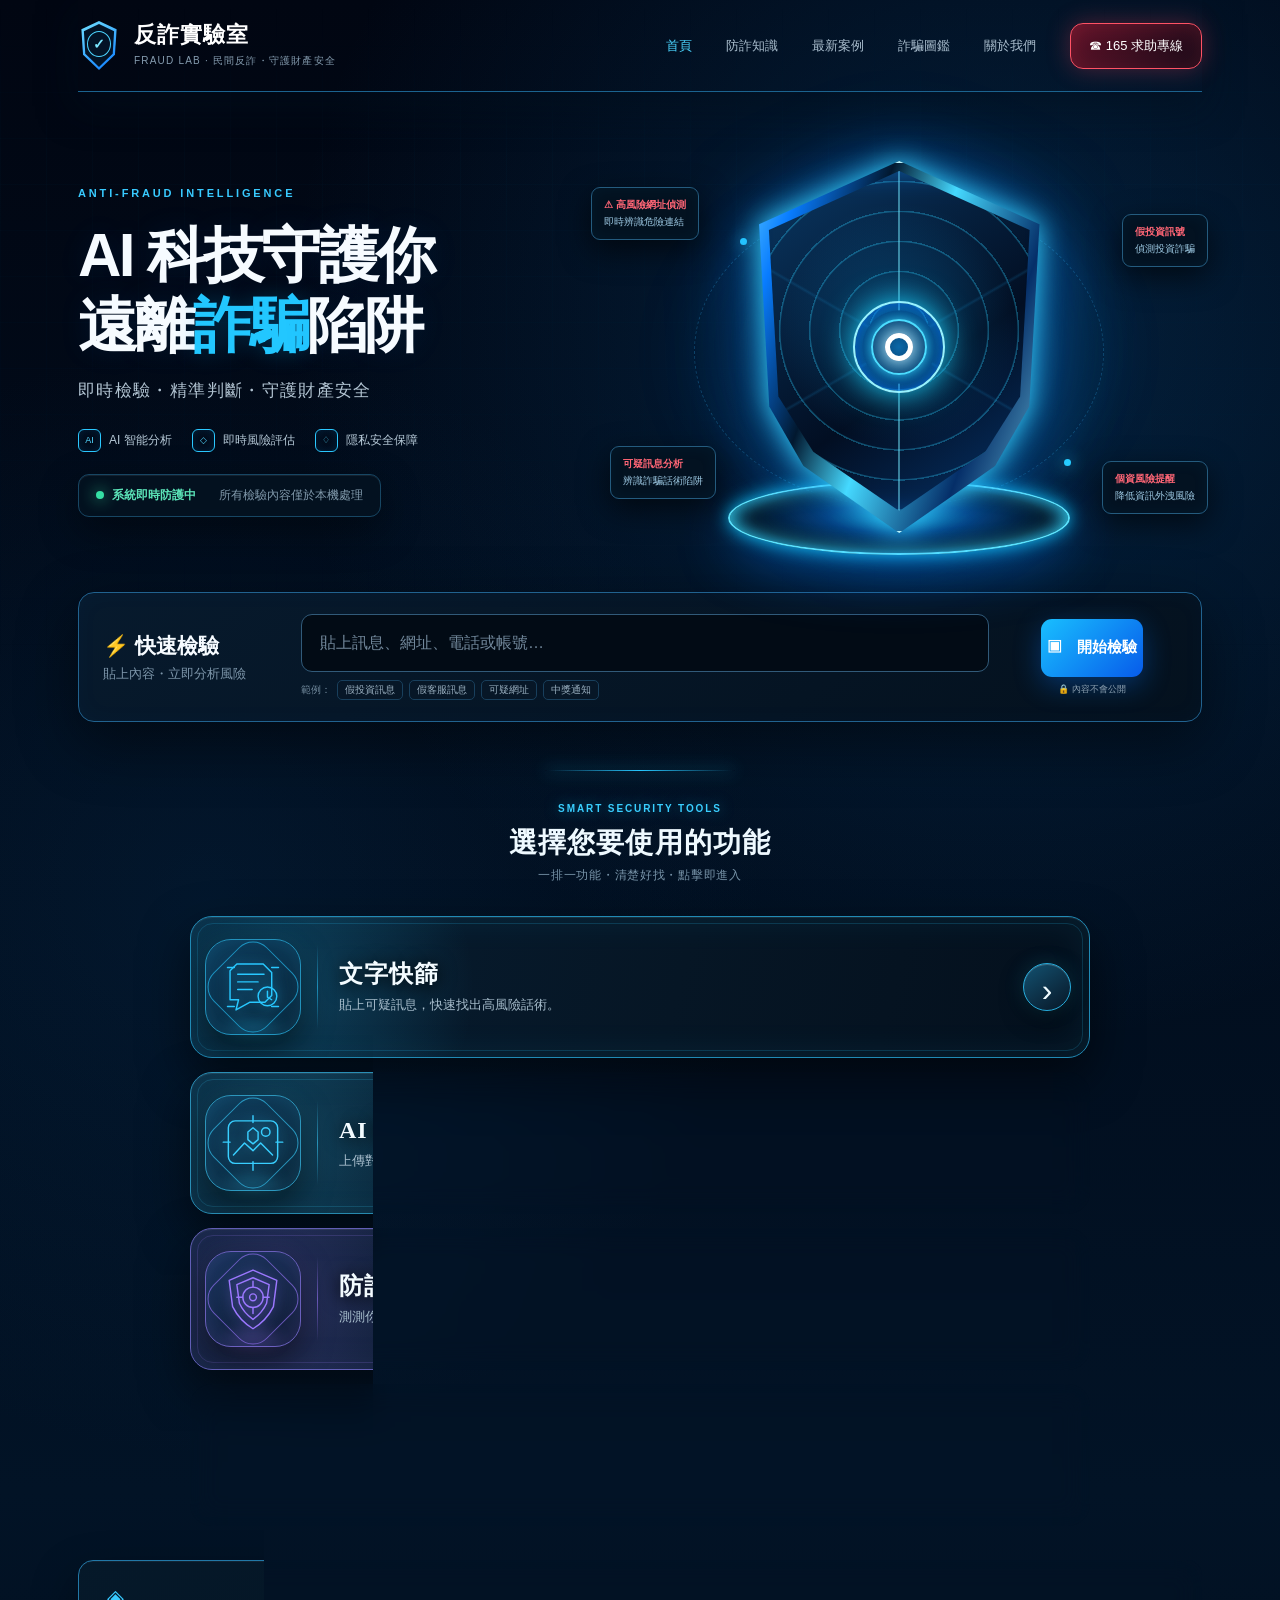
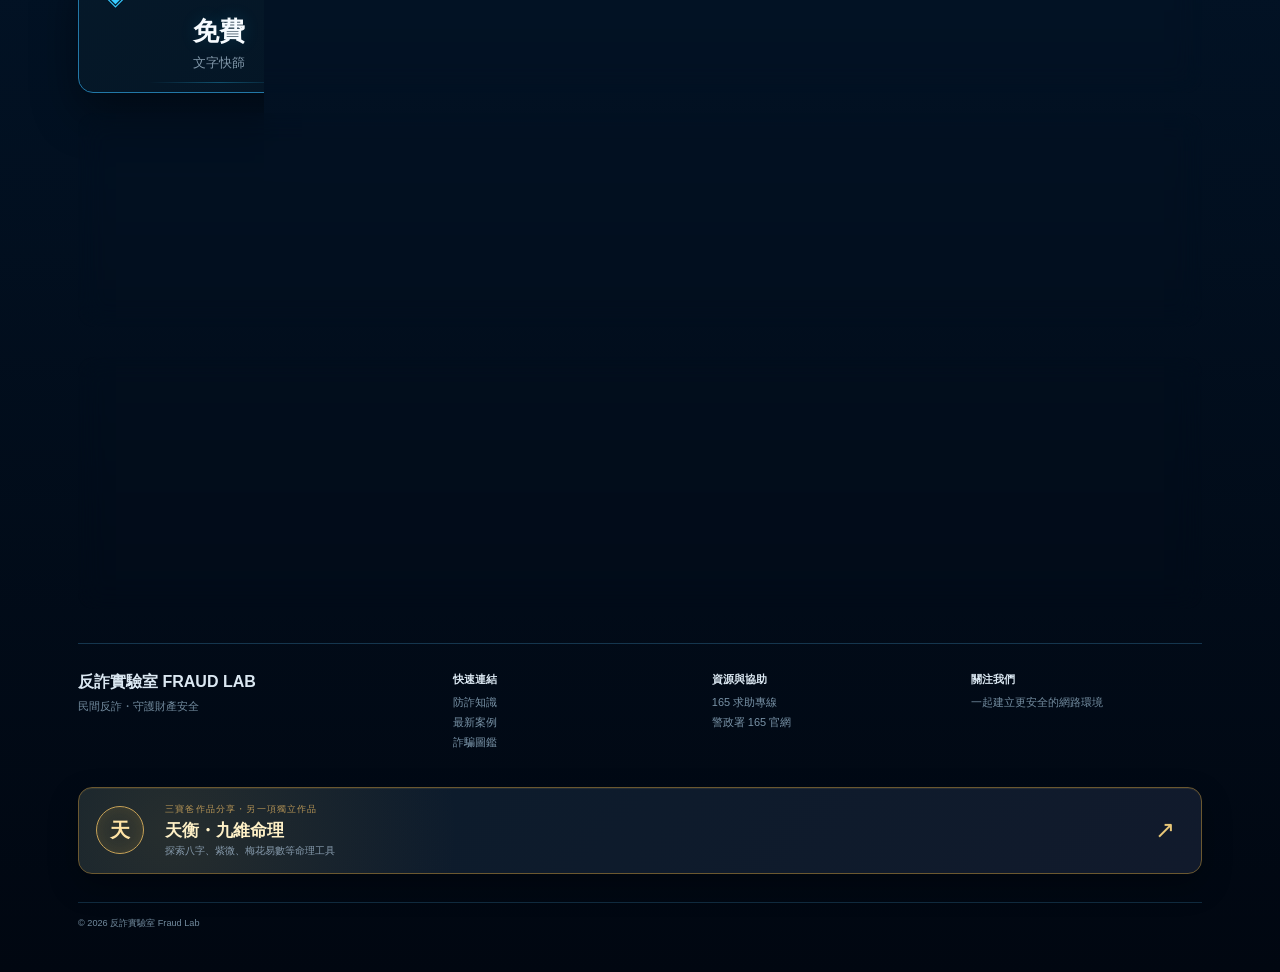
<file: master-preview.html>
<!doctype html><html lang="zh-Hant"><head><meta charset="utf-8"><meta name="viewport" content="width=device-width,initial-scale=1,viewport-fit=cover"><title>反詐實驗室 MASTER Preview</title><link rel="stylesheet" href="master-v3.css"></head><body class="master-v3"><div class="wrap"><div class="masthead"></div><div class="tabs" style="display:none"></div></div><script src="master-v3.js"></script></body></html>
</file>
<file: master-v3.css>
:root{
  --bg:#010814;--bg2:#031526;--panel:#061727;--line:#164f78;
  --cyan:#26c7ff;--blue:#087cff;--text:#f6fbff;--muted:#91a8bc;
  --danger:#ff5265;--green:#35e0a4
}
*{box-sizing:border-box}
html{scroll-behavior:smooth}
body.master-v3{
  margin:0;background:
    radial-gradient(circle at 74% 15%,#07365f 0,transparent 31%),
    linear-gradient(180deg,#010713,#03101f 58%,#010711);
  color:var(--text);font-family:-apple-system,BlinkMacSystemFont,"Noto Sans TC",sans-serif
}
body.master-v3:before{
  content:"";position:fixed;inset:0;pointer-events:none;opacity:.22;
  background-image:linear-gradient(#0f42604d 1px,transparent 1px),linear-gradient(90deg,#0f42604d 1px,transparent 1px);
  background-size:46px 46px;mask-image:linear-gradient(to bottom,transparent,#000 18%,transparent 76%)
}
.mv3-shell{position:relative;max-width:1180px;margin:auto;padding:0 28px}
.mv3-nav{
  height:92px;display:flex;align-items:center;justify-content:space-between;
  border-bottom:1px solid #14334c;position:relative;z-index:5
}
.mv3-brand{display:flex;align-items:center;gap:14px;color:#fff;text-decoration:none}
.mv3-brand b{display:block;font:800 22px/1.1 "Noto Sans TC",sans-serif;letter-spacing:.04em}
.mv3-brand small{display:block;color:#859caf;font-size:10px;letter-spacing:.12em;margin-top:7px}
.mv3-logo{
  width:42px;height:49px;display:block;position:relative;
  clip-path:polygon(50% 0,92% 17%,88% 69%,50% 100%,12% 69%,8% 17%);
  background:linear-gradient(145deg,#75e4ff,#0676ff);filter:drop-shadow(0 0 10px #078cff88)
}
.mv3-logo:before{
  content:"";position:absolute;inset:3px;clip-path:inherit;background:#031326
}
.mv3-logo:after{
  content:"✓";position:absolute;inset:10px 9px 13px;display:grid;place-items:center;
  border:1px solid #4dd5ff;border-radius:50%;color:#7ce7ff;font:900 14px/1 sans-serif
}
.mv3-links{display:flex;align-items:center;gap:34px}
.mv3-links a{color:#a9bdcd;text-decoration:none;font-size:13px}
.mv3-links a:first-child{color:#4bd5ff}
.mv3-165{
  color:#5bd9ff!important;border:1px solid #178bd0;border-radius:13px;padding:13px 18px;
  box-shadow:inset 0 0 18px #087cff12,0 0 20px #087cff0c
}
.mv3-hero{min-height:500px;display:grid;grid-template-columns:44% 56%;align-items:center;gap:12px;padding:38px 0 18px}
.mv3-copy{position:relative;z-index:2}
.mv3-kicker{color:#38caff;font-size:11px;font-weight:800;letter-spacing:.26em;margin-bottom:22px}
.mv3-copy h1{font:900 clamp(46px,4.7vw,62px)/1.16 "Noto Sans TC",sans-serif;letter-spacing:-.045em;margin:0 0 18px}
.mv3-copy h1 span{color:#22c7ff;text-shadow:0 0 22px #00aaff44}
.mv3-copy>p{color:#b2c4d2;font-size:17px;letter-spacing:.08em;margin:0}
.mv3-points{display:flex;gap:20px;margin:27px 0 22px;color:#b6c9d7;font-size:12px}
.mv3-points span{display:flex;align-items:center;white-space:nowrap}
.mv3-points i{
  width:23px;height:23px;border:1px solid #2bc8ff;border-radius:6px;display:grid;place-items:center;
  color:#51d7ff;font-size:9px;font-style:normal;margin-right:8px;box-shadow:inset 0 0 10px #0d9fff22
}
.mv3-live{
  display:flex;align-items:center;gap:23px;width:max-content;border:1px solid #174663;border-radius:11px;
  background:#041321cc;padding:12px 17px;color:#829bad;font-size:12px
}
.mv3-live strong{color:#5be4b8}
.mv3-live strong:before{content:"";display:inline-block;width:8px;height:8px;border-radius:50%;background:#35e0a4;box-shadow:0 0 15px #35e0a4;margin-right:8px}
.mv3-visual{
  height:440px;position:relative;display:grid;place-items:center;
  background:radial-gradient(circle,#088cff2e 0,transparent 55%)
}
.mv3-orbit{
  position:absolute;width:410px;height:310px;border:1px dashed #2185bd66;border-radius:50%;
  box-shadow:0 0 70px #087cff18,inset 0 0 55px #087cff0f
}
.mv3-orbit:before,.mv3-orbit:after{content:"";position:absolute;width:7px;height:7px;border-radius:50%;background:#28ceff;box-shadow:0 0 16px #28ceff}
.mv3-orbit:before{top:13%;left:11%}.mv3-orbit:after{bottom:13%;right:8%}
.mv3-shield{
  width:342px;height:372px;position:relative;z-index:2;display:grid;place-items:center;
  filter:drop-shadow(0 0 14px #37d8ff) drop-shadow(0 0 38px #087cff88);
  transform:translateY(-5px)
}
.mv3-shield:before{
  content:"";position:absolute;inset:0;
  clip-path:polygon(50% 0,91% 17%,88% 66%,78% 82%,50% 100%,22% 82%,12% 66%,9% 17%);
  background:linear-gradient(110deg,#82efff 0,#087cff 17%,#02182f 35%,#45d9ff 50%,#052e68 72%,#8bedff 100%);
  box-shadow:inset 0 0 0 2px #baf6ff
}
.mv3-shield:after{
  content:"";position:absolute;inset:10px 12px 15px;
  clip-path:polygon(50% 0,91% 17%,88% 65%,77% 81%,50% 98%,23% 81%,12% 65%,9% 17%);
  background:
    linear-gradient(90deg,transparent 49.6%,#74e9ffcc 50%,transparent 50.4%),
    linear-gradient(30deg,transparent 49.5%,#1687c52f 50%,transparent 50.5%),
    linear-gradient(150deg,transparent 49.5%,#1687c52f 50%,transparent 50.5%),
    repeating-radial-gradient(circle at 50% 46%,transparent 0 28px,#2dcfff50 29px 30px),
    radial-gradient(circle at 50% 44%,#0faeff3d 0,transparent 48%),
    linear-gradient(145deg,#0a3a67,#020e22 58%,#063873);
  box-shadow:inset 0 0 28px #168dff88
}
.mv3-core{
  width:92px;height:92px;border:2px solid #9af2ff;border-radius:50%;position:relative;z-index:3;
  box-shadow:0 0 32px #20d5ff,inset 0 0 25px #087cff;display:grid;place-items:center;
  background:radial-gradient(circle,#0b68a8 0,#042246 58%,transparent 60%)
}
.mv3-core:before{content:"";width:52px;height:52px;border:2px solid #45dcff;border-radius:50%;box-shadow:0 0 15px #16c5ff}
.mv3-core:after{content:"";position:absolute;width:18px;height:18px;border:5px solid white;border-radius:50%;box-shadow:0 0 20px #fff,0 0 36px #22ceff}
.mv3-visual:after{
  content:"";position:absolute;z-index:1;width:338px;height:70px;bottom:17px;border-radius:50%;
  border:2px solid #5ae4ff;background:radial-gradient(ellipse,#1ccfff99 0,#0753a288 30%,#031426 61%,transparent 72%);
  box-shadow:0 0 18px #13caff,inset 0 0 20px #38dcff,0 18px 55px #087cff77
}
.mv3-chip{
  position:absolute;z-index:3;border:1px solid #245b7e;border-radius:9px;background:#041321ee;
  padding:10px 12px;font-size:10px;color:#9dc9e3;box-shadow:0 10px 30px #0009,inset 0 0 16px #0b6fb012
}
.mv3-chip b{display:block;color:#ff6676;font-size:10px;margin-bottom:3px}
.mv3-c1{left:1%;top:55px}.mv3-c2{right:1%;top:82px}.mv3-c3{left:4%;bottom:73px}.mv3-c4{right:1%;bottom:58px}
.mv3-quick{
  border:1px solid #21628f;border-radius:16px;background:linear-gradient(145deg,#071a2d,#04111e);
  padding:21px 24px;display:grid;grid-template-columns:180px 1fr 170px;gap:18px;align-items:center;
  box-shadow:0 20px 60px #0007,inset 0 0 25px #087cff08
}
.mv3-qtitle b{font-size:21px}.mv3-qtitle small{display:block;color:#7d96aa;margin-top:5px}
.mv3-input{
  width:100%;height:58px;border:1px solid #315a79!important;border-radius:11px!important;
  background:#020b15!important;color:#dcefff!important;padding:0 18px!important;font:inherit!important
}
.mv3-input::placeholder{color:#71879a}
.mv3-input:focus{outline:1px solid #25bfff!important;box-shadow:0 0 0 3px #12a9ff18!important}
.mv3-input-wrap{min-width:0}
.mv3-samples{display:flex;align-items:center;gap:6px;flex-wrap:wrap;margin-top:8px;color:#71899c;font-size:10px}
.mv3-samples span:not(:first-child){border:1px solid #183f5c;border-radius:5px;background:#071727;padding:2px 7px;color:#9bb1c1}
.mv3-go-wrap{text-align:center}.mv3-go-wrap small{display:block;color:#8ea2b2;font-size:9px;margin-top:6px}
.mv3-go{
  height:58px;border:0;border-radius:11px;background:linear-gradient(135deg,#19bfff,#075bea);
  color:white;font-weight:800;font-size:15px;box-shadow:0 8px 28px #087cff55;cursor:pointer
}
.mv3-cards{
  display:grid;grid-template-columns:1fr;gap:14px;max-width:900px;margin:34px auto
}
.mv3-tools-head{text-align:center;padding:2px 0 9px}
.mv3-tools-head small{color:#39cfff;letter-spacing:.19em;font-size:10px;font-weight:800}
.mv3-tools-head h2{margin:8px 0 5px;font-size:28px;letter-spacing:.04em;color:#eef9ff}
.mv3-tools-head p{margin:0;color:#7894a9;font-size:12px;letter-spacing:.06em}
.mv3-card{
  --tool:#28c8ff;
  position:relative;isolation:isolate;overflow:hidden;min-height:132px;padding:14px 18px 14px 14px;
  display:grid;grid-template-columns:112px minmax(0,1fr) 54px;grid-template-rows:auto auto;
  column-gap:22px;align-items:center;text-align:left;cursor:pointer;
  border:1px solid color-mix(in srgb,var(--tool) 42%,#153c57);border-radius:22px;
  background:
    radial-gradient(circle at 11% 50%,color-mix(in srgb,var(--tool) 22%,transparent),transparent 23%),
    linear-gradient(105deg,#071d31 0%,#061625 54%,#04101d 100%);
  box-shadow:0 18px 42px #0007,inset 0 1px #ffffff0c,inset 0 0 32px color-mix(in srgb,var(--tool) 7%,transparent);
  transition:transform .2s,border-color .2s,box-shadow .2s
}
.mv3-card:nth-of-type(2){--tool:#39cfff}
.mv3-card:nth-of-type(3){--tool:#9c78ff}
.mv3-card:nth-of-type(4){--tool:#ffc958}
.mv3-card:nth-of-type(5){--tool:#43e5b9}
.mv3-card:before{
  content:"";position:absolute;inset:6px;z-index:-1;border:1px solid color-mix(in srgb,var(--tool) 18%,transparent);
  border-radius:16px;pointer-events:none
}
.mv3-card:after{
  content:"";position:absolute;left:126px;top:28px;bottom:28px;width:1px;
  background:linear-gradient(transparent,color-mix(in srgb,var(--tool) 60%,transparent),transparent);pointer-events:none
}
.mv3-card:hover,.mv3-card:focus-visible{
  transform:translateY(-3px);border-color:var(--tool);
  box-shadow:0 22px 52px #0009,0 0 26px color-mix(in srgb,var(--tool) 16%,transparent),inset 0 0 34px color-mix(in srgb,var(--tool) 9%,transparent);
  outline:none
}
.mv3-icon{
  grid-column:1;grid-row:1/3;width:96px;height:96px;margin:0;display:grid;place-items:center;
  position:relative;border-radius:26px;background:linear-gradient(145deg,#0b3151cc,#061323cc);
  border:1px solid color-mix(in srgb,var(--tool) 62%,#17364d);
  box-shadow:inset 0 0 28px color-mix(in srgb,var(--tool) 18%,transparent),0 12px 28px #0009
}
.mv3-icon:before,.mv3-icon:after{content:"";position:absolute;pointer-events:none}
.mv3-icon:before{inset:9px;border:1px solid color-mix(in srgb,var(--tool) 62%,transparent);border-radius:20px;transform:rotate(45deg)}
.mv3-icon:after{width:52px;height:9px;bottom:3px;border-radius:50%;background:var(--tool);opacity:.42;filter:blur(8px)}
.mv3-icon svg{
  width:68px;height:68px;fill:none;stroke:var(--tool);stroke-width:1.7;stroke-linecap:round;stroke-linejoin:round;
  position:relative;z-index:2;filter:drop-shadow(0 0 8px var(--tool))
}
.mv3-card h3{
  grid-column:2;grid-row:1;align-self:end;font-size:24px;line-height:1.25;margin:0 0 5px;color:#f3fbff;letter-spacing:.04em
}
.mv3-card p{
  grid-column:2;grid-row:2;align-self:start;color:#91aabd;line-height:1.65;font-size:13px;margin:0;min-height:0
}
.mv3-card button{
  grid-column:3;grid-row:1/3;align-self:center;justify-self:end;width:48px;height:48px;margin:0;padding:0;
  display:grid;place-items:center;border:1px solid color-mix(in srgb,var(--tool) 76%,#22526e);border-radius:50%;
  background:linear-gradient(145deg,color-mix(in srgb,var(--tool) 30%,#092136),#071727);
  color:transparent;font-size:0;cursor:pointer;box-shadow:inset 0 1px #ffffff24,0 7px 18px #0007
}
.mv3-card button:after{content:"›";color:#eefbff;font-family:Arial,sans-serif;font-size:32px;font-weight:400;line-height:1;transform:translateY(-1px)}
.mv3-stats{display:grid;grid-template-columns:repeat(4,1fr);border:1px solid #1b557a;border-radius:15px;background:#061522;margin:20px 0;overflow:hidden}
.mv3-stat{padding:20px;text-align:center;border-right:1px solid #16364f}.mv3-stat:last-child{border:0}
.mv3-stat i{display:inline-grid;place-items:center;width:33px;height:33px;margin-right:9px;color:#37caff;font-style:normal;font-size:22px;vertical-align:middle}
.mv3-stat b{font-size:26px;vertical-align:middle}.mv3-stat small{display:block;color:#8198aa;margin-top:5px}
.mv3-emergency{display:grid;grid-template-columns:1fr 1fr;border:1px solid #1b557a;border-radius:16px;background:#061522;margin:20px 0 30px;overflow:hidden}
.mv3-help,.mv3-news{padding:25px}.mv3-help{border-right:1px solid #174c72}
.mv3-help h3{font-size:22px;margin:0 0 8px}.mv3-help h3 span{color:#26bfff}.mv3-help p{color:#849bad;font-size:12px}
.mv3-call{display:inline-block;background:linear-gradient(135deg,#168fff,#075ce1);padding:12px 18px;border-radius:9px;margin-top:8px;color:#fff;text-decoration:none}
.mv3-news h4{margin:0 0 12px}.mv3-news div{font-size:12px;color:#a8bac8;padding:7px 0;border-bottom:1px solid #112e45}
.mv3-news em{display:inline-block;background:#d62535;color:white;border-radius:3px;padding:1px 5px;margin-right:7px;font-size:8px;font-style:normal}
.mv3-support{border:1px solid #1b557a;border-radius:16px;background:radial-gradient(circle at 90% 10%,#0b4c7438,transparent 35%),#061522;padding:23px;margin:20px 0}
.mv3-support>small{color:#39c8ff;letter-spacing:.16em}.mv3-support>h3{font-size:22px;margin:8px 0}.mv3-support>p{color:#91a8ba;line-height:1.8}.mv3-support>strong{font-size:12px}
.mv3-support-actions{display:flex;gap:10px;margin-top:17px}
.mv3-support-actions button,.mv3-back{border:1px solid #1b6596;background:#071a2c;color:#e9f8ff;border-radius:9px;padding:11px 16px;text-decoration:none;font:inherit;cursor:pointer}
.mv3-support-actions button:first-child{background:linear-gradient(135deg,#0d8ce7,#075ce1);border-color:#27bfff;box-shadow:0 8px 24px #087cff33}
.mv3-support-detail{
  position:relative;margin-top:19px;padding:22px;border:1px solid #2375a5;border-radius:14px;
  background:radial-gradient(circle at 92% 12%,#0e72a83d,transparent 32%),linear-gradient(145deg,#071c30,#04111f);
  box-shadow:inset 0 1px #ffffff0d,0 16px 36px #0006
}
.mv3-support-detail[hidden]{display:none}
.mv3-support-detail small{color:#42d2ff;letter-spacing:.15em;font-size:9px}
.mv3-support-detail h4{margin:8px 34px 7px 0;color:#effaff;font-size:20px}
.mv3-support-detail p{margin:7px 0;color:#9ab0c1;line-height:1.8;font-size:13px}
.mv3-support-detail>strong{display:block;margin-top:10px;padding:10px 12px;border-left:3px solid #36c9ff;background:#08233a;color:#bdd8e8;font-size:11px;line-height:1.7}
.mv3-support-close{position:absolute;right:12px;top:11px;width:32px;height:32px;border:1px solid #245a7c;border-radius:50%;background:#061727;color:#bcecff;font-size:21px;cursor:pointer}
.mv3-support-detail-actions{display:flex;gap:10px;margin-top:16px}
.mv3-support-detail-actions a,.mv3-support-detail-actions button{padding:11px 15px;border:1px solid #1b6596;border-radius:9px;color:#effaff;background:#071a2c;text-decoration:none;font:inherit;cursor:pointer}
.mv3-support-detail-actions a{background:linear-gradient(135deg,#0d8ce7,#075ce1);border-color:#28bfff}
.mv3-footer{display:grid;grid-template-columns:1.5fr repeat(3,1fr);gap:28px;border-top:1px solid #15364e;padding:28px 0 42px;color:#728b9e;font-size:11px}
.mv3-footer b{color:#dbe8f2;font-size:16px}.mv3-footer strong{display:block;color:#dbe8f2;margin-bottom:8px}.mv3-footer p{margin:6px 0}
.mv3-footer a{display:block;color:#7892a6;text-decoration:none;margin:5px 0}.mv3-footer>small{grid-column:1/-1;border-top:1px solid #102a3e;padding-top:14px}
.mv3-footer .mv3-work-link{
  grid-column:1/-1;display:grid;grid-template-columns:54px minmax(0,1fr) 38px;align-items:center;gap:15px;
  margin:4px 0 0;padding:15px 17px;border:1px solid #6b5830;border-radius:14px;
  background:radial-gradient(circle at 8% 50%,#c99b3b24,transparent 28%),linear-gradient(135deg,#0b1c2c,#111a2c);
  color:#dce9f2;box-shadow:inset 0 1px #ffe4a214,0 12px 30px #0004;transition:border-color .2s,transform .2s,box-shadow .2s
}
.mv3-footer .mv3-work-link:hover,.mv3-footer .mv3-work-link:focus-visible{transform:translateY(-2px);border-color:#cba75b;box-shadow:0 14px 34px #0006,0 0 22px #d5ae4a18;outline:none}
.mv3-work-mark{width:48px;height:48px;display:grid;place-items:center;border:1px solid #c7a257;border-radius:50%;color:#ffe3a5;font:700 20px "Noto Serif TC",serif;background:#c99b3b12;box-shadow:inset 0 0 16px #d5ae4a1f}
.mv3-work-copy{min-width:0}.mv3-footer .mv3-work-copy small{display:block;color:#b49355;font-size:9px;letter-spacing:.13em;margin-bottom:3px}
.mv3-footer .mv3-work-copy strong{margin:0;color:#fff1c7;font-size:17px}.mv3-work-copy em{display:block;color:#879bad;font-size:10px;font-style:normal;margin-top:2px}
.mv3-work-link>i{color:#e8c778;font-size:24px;font-style:normal;text-align:center}
/* 功能內頁｜MASTER 深藍高對比主題 */
body.master-v3>.wrap.mv3-tools-panel{
  --paper:#061321;--paper-2:#081c2f;--ink:#eef8ff;--ink-soft:#9aafbf;
  --stamp:#ff4055;--official:#42ccff;--mark:#ffc857;--rule:#315c7b;--rule-soft:#17364f;--pass:#45d9a5;
  display:none;max-width:720px;margin:14px auto 54px;padding:14px;
  color:var(--ink);background:linear-gradient(180deg,#061522,#04101d);
  border:1px solid #1c5b84;border-radius:20px;
  box-shadow:0 22px 60px #0008,inset 0 1px #ffffff0d
}
body.master-v3.mv3-tools-open>.wrap.mv3-tools-panel{display:block;overflow-x:hidden}
body.master-v3.mv3-tools-open>.mv3-shell{display:none}
body.master-v3>.wrap .masthead{display:none}
body.master-v3>.wrap .mv3-back{
  width:auto;min-height:46px;margin:0 0 12px;padding:10px 15px;
  border:1px solid #2a78a8;border-radius:12px;background:#071b2e;color:#ecf8ff;
  box-shadow:none;font-size:14px;font-weight:700;cursor:pointer
}
body.master-v3>.wrap .tabs{
  position:sticky;top:0;z-index:30;display:grid;grid-template-columns:repeat(4,minmax(0,1fr));
  gap:5px;margin:0;padding:5px 0 0;background:linear-gradient(#061321 78%,transparent)
}
body.master-v3>.wrap .tab{
  min-width:0;padding:9px 2px 8px;border:1px solid #245b80;border-bottom:0;border-radius:10px 10px 0 0;
  background:#07182a;color:#8299aa;font-size:12px;line-height:1.35
}
body.master-v3>.wrap .tab .tnum{font-size:9px;color:#7794aa}
body.master-v3>.wrap .tab[aria-selected=true]{
  color:#fff;background:linear-gradient(180deg,#0b3150,#081d31);
  border-color:#35bfff;box-shadow:inset 0 4px 0 #31c7ff,0 -5px 18px #1ebfff20
}
body.master-v3>.wrap .panel{
  padding:20px 18px 24px;border:1px solid #245b80;border-radius:0 0 14px 14px;
  background:linear-gradient(180deg,#071a2c,#061421);color:#eaf6ff
}
body.master-v3>.wrap .panel h2{color:#f4fbff;font-size:24px!important;line-height:1.35}
body.master-v3>.wrap .field-label{color:#54d2ff}
body.master-v3>.wrap .hint,body.master-v3>.wrap .qsrc{color:#9aafbf}
body.master-v3>.wrap textarea,
body.master-v3>.wrap input[type=text]{
  width:100%;max-width:100%;background:#020b15;color:#eef8ff;border:1px solid #386985;
  border-radius:11px;padding:12px 14px;box-shadow:inset 0 0 18px #0007
}
body.master-v3>.wrap textarea::placeholder,
body.master-v3>.wrap input[type=text]::placeholder{color:#758a9a;opacity:1}
body.master-v3>.wrap textarea:focus,
body.master-v3>.wrap input:focus{outline:2px solid #36caff;outline-offset:1px;box-shadow:0 0 0 4px #1ebfff18}
body.master-v3>.wrap .btn{
  min-height:48px;padding:11px 14px;border:1px solid #2a78a8;border-radius:11px;
  background:linear-gradient(135deg,#0d78c8,#0759a6);color:#fff;box-shadow:0 7px 18px #00101e7a
}
body.master-v3>.wrap .btn.stamp{background:linear-gradient(135deg,#168ee8,#0865bd);border-color:#38bfff}
body.master-v3>.wrap .btn.line{background:linear-gradient(135deg,#1677c8,#0b5599);border-color:#2aa9ec;color:#fff}
body.master-v3>.wrap .btn.ghost{background:#071b2d;color:#dff5ff}
body.master-v3>.wrap .modes{
  overflow:hidden;margin-bottom:18px;border:1px solid #315f80;border-radius:12px;background:#04111e
}
body.master-v3>.wrap .modes button{
  min-height:58px;padding:9px 6px;color:#91a7b8;background:#061524;font-size:14px
}
body.master-v3>.wrap .modes button+button{border-left:1px solid #315f80}
body.master-v3>.wrap .modes button.on{color:#fff;background:linear-gradient(135deg,#0d78c8,#0759a6)}
body.master-v3>.wrap .modes button span{color:inherit;opacity:.8}
body.master-v3>.wrap .gate-note,
body.master-v3>.wrap .quota,
body.master-v3>.wrap .drop,
body.master-v3>.wrap .preview,
body.master-v3>.wrap .qcard,
body.master-v3>.wrap .report,
body.master-v3>.wrap .score-sheet,
body.master-v3>.wrap .dex-item,
body.master-v3>.wrap .urlres{
  color:#eaf6ff;background:#081c2f;border-color:#2d668d
}
body.master-v3>.wrap .gate-note{
  padding:15px;border-radius:12px;background:radial-gradient(circle at 90% 10%,#0d76ad35,transparent 35%),#081c2f
}
body.master-v3>.wrap .gate-note h3{color:#f4fbff;font-size:19px}
body.master-v3>.wrap .gate-note p{color:#a6bac9;font-size:14px;line-height:1.75}
body.master-v3>.wrap .drop{border-style:dashed;border-radius:12px;background:#061827}
body.master-v3>.wrap .drop:active{background:#0a2942}
body.master-v3>.wrap .drop .t2,
body.master-v3>.wrap .preview .pi{color:#9bb1c1}
body.master-v3>.wrap .preview .pi b{color:#edf8ff}
body.master-v3>.wrap .quota{border-radius:10px}
body.master-v3>.wrap .quota .qn{color:#50d7ff}
body.master-v3>.wrap .quota button{color:#55d2ff}
body.master-v3>.wrap .qcard{border-radius:13px}
body.master-v3>.wrap .qmeta{color:#8fa7b8}
body.master-v3>.wrap .verdict{border-color:#315f80}
body.master-v3>.wrap .score-sheet{border-radius:14px}
body.master-v3>.wrap .report{border-radius:14px}
body.master-v3>.wrap .report-head{background:#0a2238;border-color:#2d668d}
body.master-v3>.wrap .report-body{background:#071827}
body.master-v3>.wrap .sect h4{color:#54d2ff;border-color:#244b67}
body.master-v3>.wrap .quote,
body.master-v3>.wrap .readout,
body.master-v3>.wrap .upsell,
body.master-v3>.wrap .stat{
  color:#b5c9d7;background:#092238;border-color:#35bfff
}
body.master-v3>.wrap .dex-item{overflow:hidden;margin-bottom:9px;border-radius:11px}
body.master-v3>.wrap .dex-btn{min-height:58px;padding:12px 13px;color:#eef8ff;background:#071a2c}
body.master-v3>.wrap .dex-btn:hover{background:#0a2740}
body.master-v3>.wrap .dex-btn .no{color:#ff5266;border-color:#ff4055}
body.master-v3>.wrap .dex-btn .ar{color:#82a8bf}
body.master-v3>.wrap .dex-body{color:#c3d3de;border-color:#315b78;background:#061522}
body.master-v3>.wrap .tag{color:#9fb4c3;border-color:#315b78}
body.master-v3>.wrap .sos{
  border-color:#ff4055;border-radius:12px;background:linear-gradient(135deg,#dc2941,#a9112a);
  box-shadow:0 9px 24px #50081870
}
body.master-v3>.wrap .linklist a{color:#e5f4fd;border-color:#31546c}
body.master-v3>.wrap .linklist a small{color:#91a8b8}
body.master-v3>.wrap .urlres{border-radius:11px}
body.master-v3>.wrap .foot{
  color:#eaf6ff;background:#061522;border-color:#245b80;border-radius:14px
}
body.master-v3>.wrap .foot a.line{color:#fff;background:linear-gradient(135deg,#168ee8,#0865bd);border-radius:10px}
body.master-v3>.wrap .foot .small{color:#8fa6b7}
body.master-v3>.wrap .divider{border-color:#31546c}
@media(max-width:760px){
  body.master-v3{background:radial-gradient(circle at 70% 24%,#063760 0,transparent 33%),linear-gradient(180deg,#010814,#031526 58%,#010711)}
  .mv3-shell{padding:0 16px;overflow:hidden}
  .mv3-nav{height:78px}.mv3-links{gap:0}.mv3-links a:not(.mv3-165){display:none}
  .mv3-165{padding:10px 12px;font-size:11px}.mv3-brand{gap:10px}.mv3-brand b{font-size:18px}.mv3-brand small{font-size:8px;letter-spacing:.06em}
  .mv3-logo{width:38px;height:44px}
  .mv3-hero{min-height:0;grid-template-columns:1fr;padding:28px 0 8px;gap:2px}
  .mv3-kicker{font-size:9px;letter-spacing:.22em;margin-bottom:18px}
  .mv3-copy h1{font-size:clamp(36px,9.8vw,43px);line-height:1.12;margin-bottom:14px;letter-spacing:-.055em}
  .mv3-copy>p{font-size:14px;letter-spacing:.03em}
  .mv3-points{gap:8px 12px;flex-wrap:wrap;margin:18px 0 16px;font-size:11px}
  .mv3-points i{width:21px;height:21px;margin-right:5px}
  .mv3-live{width:100%;justify-content:space-between;gap:8px;padding:11px 12px}
  .mv3-visual{height:330px;margin-top:3px;overflow:visible}
  .mv3-orbit{width:298px;height:238px}
  .mv3-shield{width:218px;height:252px;transform:translateY(-8px)}
  .mv3-shield:after{inset:8px 9px 11px}
  .mv3-core{width:62px;height:62px}.mv3-core:before{width:36px;height:36px}.mv3-core:after{width:13px;height:13px;border-width:3px}
  .mv3-visual:after{width:244px;height:52px;bottom:25px}
  .mv3-chip{font-size:7px;padding:6px 7px;max-width:108px}.mv3-chip b{font-size:7px}
  .mv3-c1{left:0;top:28px}.mv3-c2{right:0;top:47px}.mv3-c3{left:2px;bottom:38px}.mv3-c4{right:0;bottom:28px}
  .mv3-quick{grid-template-columns:1fr;padding:15px;gap:9px;border-radius:14px}.mv3-input,.mv3-go{height:50px}.mv3-samples{gap:4px}.mv3-samples span:not(:first-child){padding:2px 5px}
  .mv3-cards{grid-template-columns:1fr;gap:11px;margin:21px 0}
  .mv3-tools-head{padding-bottom:7px}.mv3-tools-head h2{font-size:22px;margin:6px 0 4px}.mv3-tools-head p{font-size:10px}
  .mv3-card{
    min-height:106px;padding:10px 12px 10px 10px;border-radius:18px;
    grid-template-columns:82px minmax(0,1fr) 40px;column-gap:11px
  }
  .mv3-card:hover{transform:none}.mv3-card:after{left:94px;top:23px;bottom:23px}
  .mv3-card:before{inset:5px;border-radius:13px}
  .mv3-icon{width:76px;height:76px;border-radius:20px;margin:0}.mv3-icon:before{inset:7px;border-radius:15px}.mv3-icon svg{width:54px;height:54px}
  .mv3-card h3{font-size:18px;margin:0 0 3px}.mv3-card p{font-size:11px;margin:0;min-height:0;line-height:1.5}
  .mv3-card button{width:38px;height:38px;margin:0}.mv3-card button:after{font-size:27px}
  .mv3-stats{grid-template-columns:1fr 1fr;margin:15px 0}.mv3-stat{padding:15px 8px}.mv3-stat b{font-size:21px}
  .mv3-stat:nth-child(2){border-right:0}.mv3-stat:nth-child(-n+2){border-bottom:1px solid #16364f}
  .mv3-emergency{grid-template-columns:1fr;margin:15px 0 22px}.mv3-help,.mv3-news{padding:19px}.mv3-help{border-right:0;border-bottom:1px solid #174c72}.mv3-help h3{font-size:19px}
  .mv3-support{padding:19px}.mv3-support>h3{font-size:19px}.mv3-support-actions{display:grid;grid-template-columns:1fr 1fr}
  .mv3-support-actions button{text-align:center;padding:10px 7px;font-size:12px}
  .mv3-support-detail{padding:17px 14px}.mv3-support-detail h4{font-size:18px}.mv3-support-detail p{font-size:12px}
  .mv3-support-detail-actions{display:grid;grid-template-columns:1fr}.mv3-support-detail-actions a,.mv3-support-detail-actions button{text-align:center;font-size:12px}
  .mv3-footer{grid-template-columns:1fr 1fr;gap:18px}.mv3-footer>div:first-child,.mv3-footer>small{grid-column:1/-1}.mv3-footer>div:last-of-type{display:none}
  .mv3-footer .mv3-work-link{grid-template-columns:46px minmax(0,1fr) 28px;gap:11px;padding:13px 12px}.mv3-work-mark{width:42px;height:42px;font-size:18px}.mv3-footer .mv3-work-copy strong{font-size:15px}.mv3-work-copy em{font-size:9px}
  body.master-v3>.wrap.mv3-tools-panel{margin:8px 10px 34px;padding:10px;border-radius:15px}
  body.master-v3>.wrap .mv3-back{width:100%;min-height:44px;margin-bottom:9px;font-size:13px}
  body.master-v3>.wrap .tabs{position:sticky;top:0;z-index:20;gap:3px;padding-top:5px}
  body.master-v3>.wrap .tab{font-size:11px;padding:8px 1px}
  body.master-v3>.wrap .panel{padding:17px 12px 20px}
  body.master-v3>.wrap .panel h2{font-size:22px!important}
  body.master-v3>.wrap .modes button{min-height:54px;font-size:13px}
  body.master-v3>.wrap .gate-note{padding:13px}
  body.master-v3>.wrap .gate-note h3{font-size:18px}
  body.master-v3>.wrap .gate-note p{font-size:13px}
  body.master-v3>.wrap .btn{min-height:46px;padding:10px 11px;font-size:14px;box-shadow:0 5px 14px #00101e68}
  body.master-v3>.wrap #codeIn{font-size:17px;letter-spacing:.08em}
  body.master-v3>.wrap .dex-btn{min-height:54px;padding:11px 10px;font-size:14px;gap:9px}
  body.master-v3>.wrap .dex-body{padding:0 11px 13px}
  body.master-v3>.wrap .dex-body p{font-size:14px}
  body.master-v3>.wrap .row{flex-wrap:wrap}
  body.master-v3>.wrap .linklist a{font-size:14px}
}
@media(max-width:390px){
  .mv3-shell{padding:0 13px}.mv3-brand small{max-width:185px}
  .mv3-copy h1{font-size:36px}.mv3-visual{height:320px}.mv3-orbit{width:270px;height:214px}
  .mv3-card{min-height:102px;grid-template-columns:78px minmax(0,1fr) 38px;column-gap:9px}.mv3-icon{width:72px;height:72px}.mv3-card:after{left:89px}.mv3-card h3{font-size:17px}
}
@media(prefers-reduced-motion:reduce){*{scroll-behavior:auto!important;transition:none!important}}


/* FRAUD LAB VISUAL V4 — 2026-09-22
   Generated visual DNA:
   #010814/#031526 cyber navy, #26c7ff/#087cff neon cyan-blue,
   #ff5265 risk red, #35e0a4 safe green, #ffc958 accent gold.
   Motifs: luminous shield, radar/orbit, glass panels, circuit grid,
   cyan safe-state glow + red threat-state glow. Keep UI text/buttons as HTML. */
body.master-v3{background:
  radial-gradient(circle at 78% 13%,#07508a55 0,transparent 29%),
  radial-gradient(circle at 16% 35%,#06345b3d 0,transparent 28%),
  linear-gradient(180deg,#010612,#021326 58%,#010711)}
.mv3-nav{border-bottom-color:#1b638f;box-shadow:0 14px 38px #00101d80}
.mv3-logo{filter:drop-shadow(0 0 12px #27d7ff)}
.mv3-165{border-color:#ff5265!important;color:#fff!important;background:linear-gradient(135deg,#611329,#170a18);box-shadow:0 0 24px #ff40554d,inset 0 0 20px #ff405526}
.mv3-hero{position:relative}
.mv3-hero:before{content:"";position:absolute;right:-4%;top:3%;width:58%;height:92%;pointer-events:none;background:radial-gradient(circle,#25cfff18 0,transparent 58%);filter:blur(4px)}
.mv3-copy h1{text-shadow:0 0 30px #0d8cff18}
.mv3-live{backdrop-filter:blur(12px);-webkit-backdrop-filter:blur(12px);box-shadow:inset 0 1px #ffffff12,0 14px 38px #0006}
.mv3-shield{animation:mv3Float 4.8s ease-in-out infinite}
.mv3-core{animation:mv3Pulse 2.7s ease-in-out infinite}
@keyframes mv3Float{50%{transform:translateY(-15px)}}
@keyframes mv3Pulse{50%{box-shadow:0 0 48px #20d5ff,inset 0 0 32px #087cff}}
.mv3-quick,.mv3-card,.mv3-stats,.mv3-emergency,.mv3-support{backdrop-filter:blur(14px);-webkit-backdrop-filter:blur(14px)}
.mv3-card{border-color:color-mix(in srgb,var(--tool) 56%,#153c57);box-shadow:0 20px 48px #0008,inset 0 1px #ffffff14,inset 0 0 38px color-mix(in srgb,var(--tool) 9%,transparent)}
.mv3-icon{box-shadow:inset 0 0 34px color-mix(in srgb,var(--tool) 22%,transparent),0 12px 30px #0009,0 0 22px color-mix(in srgb,var(--tool) 12%,transparent)}
.mv3-stats{box-shadow:0 20px 46px #0006,inset 0 1px #ffffff0d}
.mv3-help{background:radial-gradient(circle at 10% 90%,#087cff1c,transparent 45%)}
.mv3-news{background:radial-gradient(circle at 92% 15%,#ff405512,transparent 36%)}
.mv3-support{box-shadow:0 20px 48px #0006,inset 0 1px #ffffff0d}
@media(max-width:760px){
 .mv3-hero:before{width:100%;right:-30%;opacity:.72}
 .mv3-shield{animation:mv3FloatMobile 4.8s ease-in-out infinite}
 @keyframes mv3FloatMobile{50%{transform:translateY(-15px)}}
}


/* V4 polish — functional cards / emergency / cases / community support */
.mv3-tools-head{position:relative;margin-top:14px;padding:28px 0 18px}
.mv3-tools-head:before{content:"";position:absolute;left:50%;top:0;width:190px;height:1px;transform:translateX(-50%);background:linear-gradient(90deg,transparent,#26c7ff,transparent);box-shadow:0 0 16px #26c7ff}
.mv3-tools-head small{text-shadow:0 0 14px #26c7ff88}
.mv3-card{min-height:142px}
.mv3-card h3{font-family:"Noto Serif TC",serif;text-shadow:0 2px 18px #000}
.mv3-card p{color:#a7bdcc}
.mv3-card button{box-shadow:inset 0 1px #ffffff32,0 0 20px color-mix(in srgb,var(--tool) 17%,transparent),0 8px 22px #0008}
.mv3-stats{position:relative;background:linear-gradient(145deg,#061a2bde,#03101ddd);border-color:#2278a7}
.mv3-stat{position:relative;min-height:112px;display:grid;align-content:center}
.mv3-stat:after{content:"";position:absolute;left:25%;right:25%;bottom:9px;height:1px;background:linear-gradient(90deg,transparent,#26c7ff55,transparent)}
.mv3-stat b{text-shadow:0 0 18px #26c7ff22}
.mv3-emergency{position:relative;border-color:#277dab;background:linear-gradient(135deg,#071b2dde,#03101ddd);box-shadow:0 22px 55px #0007,inset 0 1px #ffffff0d}
.mv3-emergency:before{content:"";position:absolute;inset:0;pointer-events:none;border-radius:inherit;background:linear-gradient(115deg,transparent 0 62%,#ff52650b 100%)}
.mv3-help h3{font-family:"Noto Serif TC",serif;line-height:1.55}
.mv3-call{font-weight:800;box-shadow:0 10px 28px #087cff55,inset 0 1px #ffffff30}
.mv3-news h4{color:#f2f9ff;font-size:17px}
.mv3-news div{position:relative;padding:11px 0;color:#afc3d1}
.mv3-news em{box-shadow:0 0 14px #ff405544}
.mv3-support{position:relative;overflow:hidden;border-color:#287aa8;background:radial-gradient(circle at 94% 8%,#0b6fa24c,transparent 35%),linear-gradient(145deg,#071b2c,#03101d)}
.mv3-support:before{content:"";position:absolute;right:-72px;top:-92px;width:230px;height:230px;border:1px solid #26c7ff1f;border-radius:50%;box-shadow:0 0 0 28px #26c7ff0a,0 0 0 58px #26c7ff07}
.mv3-support>*{position:relative;z-index:1}
.mv3-support>small{text-shadow:0 0 16px #26c7ff}
.mv3-support>h3{font-family:"Noto Serif TC",serif;font-size:25px}
.mv3-support-actions button{min-height:48px}
.mv3-support-actions button:first-child{box-shadow:0 10px 28px #087cff45,inset 0 1px #ffffff28}
.mv3-footer{margin-top:34px}
@media(max-width:760px){
 .mv3-tools-head{padding:22px 0 13px}
 .mv3-card{min-height:112px}
 .mv3-stat{min-height:96px}
 .mv3-emergency{border-radius:18px}
 .mv3-support{border-radius:18px;padding:22px 18px}
 .mv3-support>h3{font-size:22px}
}


/* V4 inner tools — keep the same cyber anti-fraud visual language after entering a tool */
body.master-v3>.wrap.mv3-tools-panel{
  position:relative;border-color:#287ba9;
  background:
    radial-gradient(circle at 92% 4%,#087cff2b,transparent 24%),
    linear-gradient(180deg,#06192a,#03101d 62%,#020b15);
  box-shadow:0 28px 75px #000a,0 0 35px #087cff12,inset 0 1px #ffffff12
}
body.master-v3>.wrap.mv3-tools-panel:before{
  content:"";position:absolute;inset:0;pointer-events:none;border-radius:inherit;opacity:.17;
  background-image:linear-gradient(#26c7ff22 1px,transparent 1px),linear-gradient(90deg,#26c7ff22 1px,transparent 1px);
  background-size:32px 32px;mask-image:linear-gradient(#000,transparent 58%)
}
body.master-v3>.wrap.mv3-tools-panel>*{position:relative;z-index:1}
body.master-v3>.wrap .mv3-back{
  border-color:#2fc7ff;background:linear-gradient(135deg,#09263d,#061827);
  box-shadow:inset 0 1px #ffffff18,0 8px 22px #0005;color:#eefdff
}
body.master-v3>.wrap .tabs{padding-top:8px;background:linear-gradient(#06192a 78%,transparent)}
body.master-v3>.wrap .tab{
  border-color:#2a668b;background:linear-gradient(180deg,#081d30,#051421);
  color:#91aabd;box-shadow:inset 0 1px #ffffff0a
}
body.master-v3>.wrap .tab[aria-selected=true]{
  color:#fff;border-color:#35caff;background:linear-gradient(180deg,#0b3a5d,#082239);
  box-shadow:inset 0 4px 0 #31d3ff,0 -7px 24px #1ebfff2d,inset 0 0 18px #087cff1a
}
body.master-v3>.wrap .panel{
  border-color:#2b7098;background:
    radial-gradient(circle at 95% 3%,#087cff1b,transparent 28%),
    linear-gradient(180deg,#071c2e,#04111e);
  box-shadow:inset 0 1px #ffffff0d
}
body.master-v3>.wrap .panel h2{
  font-family:"Noto Serif TC",serif;text-shadow:0 0 24px #087cff28
}
body.master-v3>.wrap .field-label{color:#65dcff;text-shadow:0 0 12px #26c7ff44}
body.master-v3>.wrap textarea,
body.master-v3>.wrap input[type=text]{
  border-color:#39799e;background:linear-gradient(180deg,#020b15,#04111d);box-shadow:inset 0 0 24px #0009,0 0 0 1px #ffffff05
}
body.master-v3>.wrap textarea:focus,
body.master-v3>.wrap input:focus{outline-color:#45d9ff;box-shadow:0 0 0 4px #1ebfff1c,0 0 22px #087cff22}
body.master-v3>.wrap .btn{
  border-color:#2aaeea;background:linear-gradient(135deg,#0b86dc,#0757b7);
  box-shadow:0 9px 24px #00101e8a,inset 0 1px #ffffff2b
}
body.master-v3>.wrap .btn.stamp{background:linear-gradient(135deg,#16b8ef,#0867db);border-color:#54dcff}
body.master-v3>.wrap .btn.ghost{background:linear-gradient(145deg,#082139,#061421);border-color:#2c7099}
body.master-v3>.wrap .modes{border-color:#347ca4;box-shadow:inset 0 0 22px #0007}
body.master-v3>.wrap .modes button.on{background:linear-gradient(135deg,#0d91df,#0756bd);box-shadow:inset 0 0 18px #27d8ff22}
body.master-v3>.wrap .gate-note,
body.master-v3>.wrap .qcard,
body.master-v3>.wrap .report,
body.master-v3>.wrap .score-sheet,
body.master-v3>.wrap .dex-item,
body.master-v3>.wrap .urlres{
  border-color:#317aa4;background:
    radial-gradient(circle at 96% 4%,#26c7ff12,transparent 27%),
    linear-gradient(145deg,#092238,#061522);
  box-shadow:inset 0 1px #ffffff0d,0 12px 28px #0004
}
body.master-v3>.wrap .drop{
  border-color:#3ebee8;background:radial-gradient(circle at 50% 100%,#087cff22,transparent 48%),#061827;
  box-shadow:inset 0 0 30px #087cff10
}
body.master-v3>.wrap .report-head{background:linear-gradient(135deg,#0b3150,#081c30)}
body.master-v3>.wrap .sect h4{color:#69ddff;text-shadow:0 0 12px #26c7ff33}
body.master-v3>.wrap .quote,
body.master-v3>.wrap .readout,
body.master-v3>.wrap .upsell,
body.master-v3>.wrap .stat{background:linear-gradient(135deg,#0a2942,#071a2b);border-color:#3bcaff}
body.master-v3>.wrap .sos{
  background:linear-gradient(135deg,#e42e48,#8e1027);border-color:#ff6678;
  box-shadow:0 10px 30px #7c0b244d,inset 0 1px #ffffff32
}
body.master-v3>.wrap .foot{background:linear-gradient(145deg,#071b2d,#04111e);border-color:#2e759e;box-shadow:0 16px 38px #0005}
@media(max-width:760px){
 body.master-v3>.wrap.mv3-tools-panel{border-color:#266e96;box-shadow:0 18px 45px #0009}
 body.master-v3>.wrap .panel{border-radius:0 0 16px 16px}
 body.master-v3>.wrap .tab{min-height:53px;display:grid;place-items:center}
 body.master-v3>.wrap textarea,body.master-v3>.wrap input[type=text]{font-size:16px}
}
</file>
